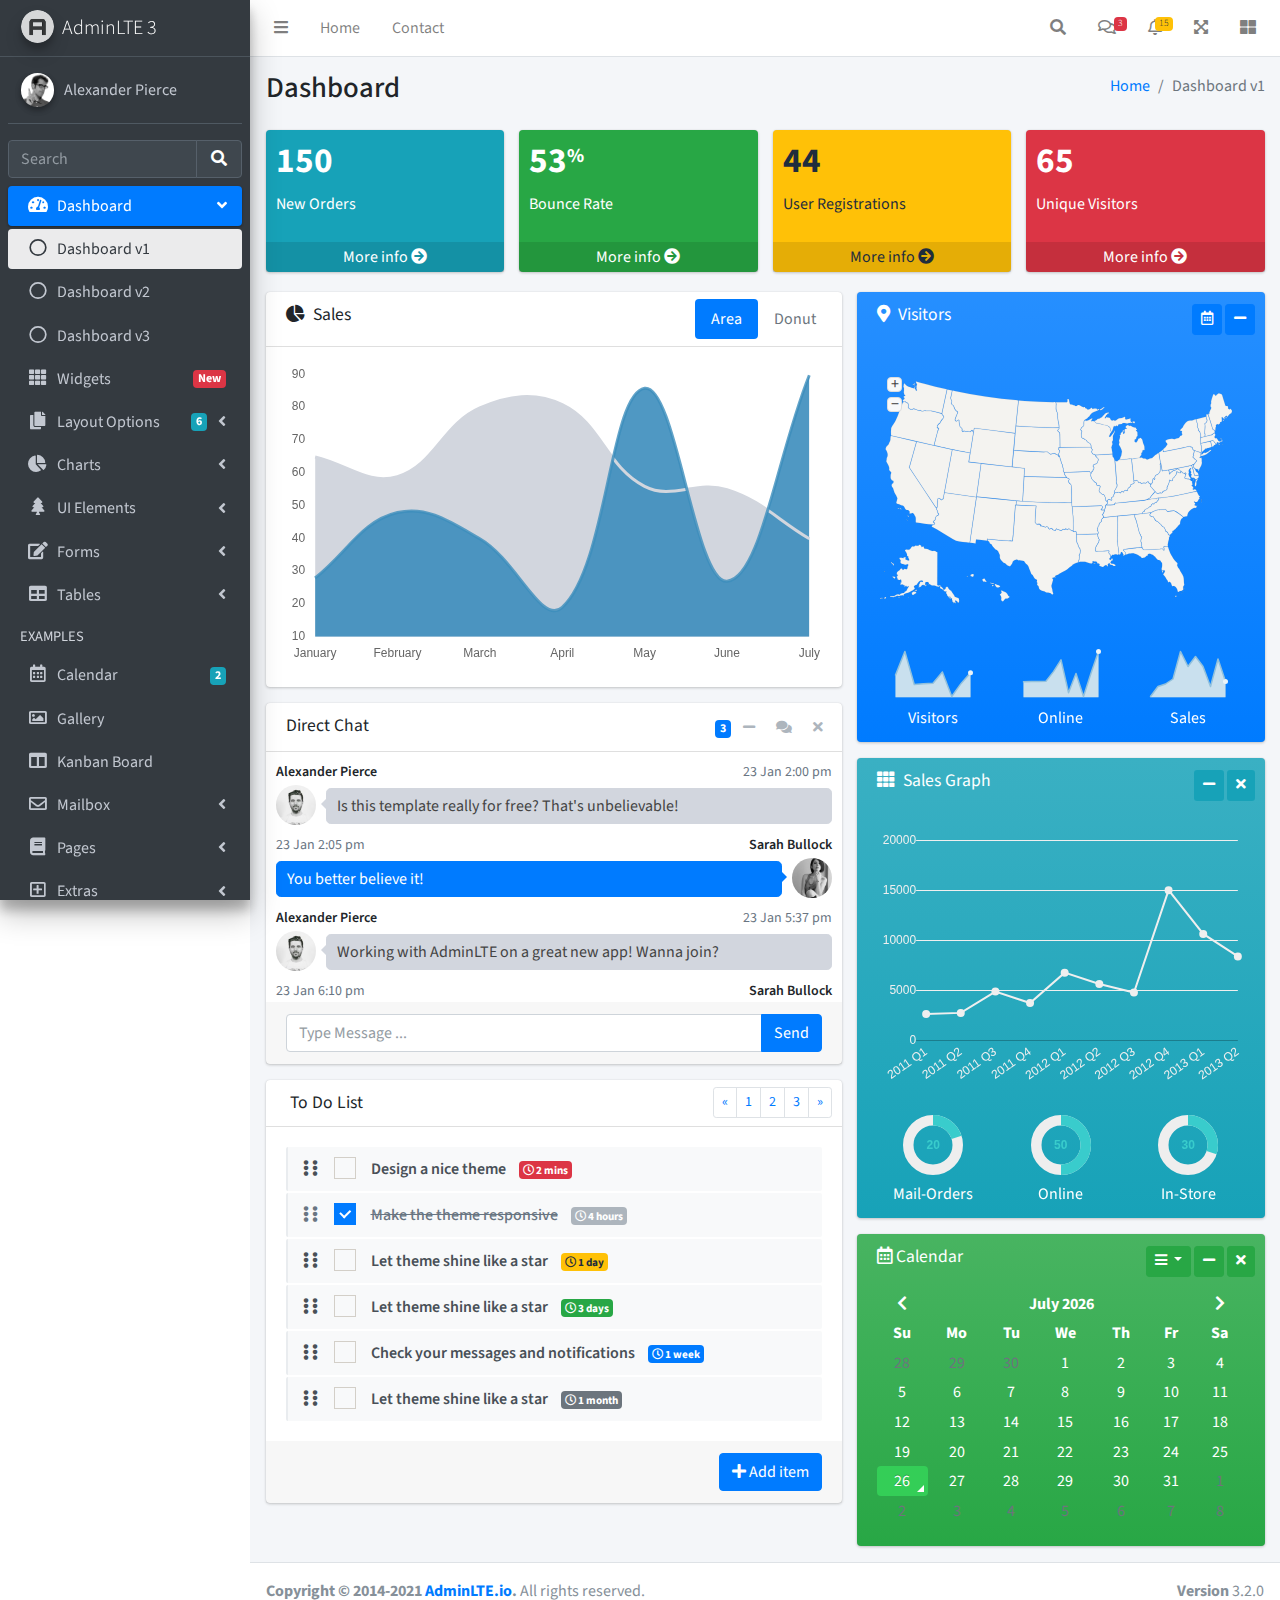
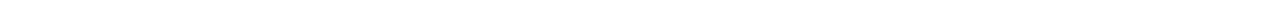
<file: admin/AdminLTE-3.2.0/index.html>
<!DOCTYPE html>
<html lang="en">
<head>
  <meta charset="utf-8">
  <meta name="viewport" content="width=device-width, initial-scale=1">
  <title>AdminLTE 3 | Dashboard</title>

  <!-- Google Font: Source Sans Pro -->
  <link rel="stylesheet" href="https://fonts.googleapis.com/css?family=Source+Sans+Pro:300,400,400i,700&display=fallback">
  <!-- Font Awesome -->
  <link rel="stylesheet" href="plugins/fontawesome-free/css/all.min.css">
  <!-- Ionicons -->
  <link rel="stylesheet" href="https://code.ionicframework.com/ionicons/2.0.1/css/ionicons.min.css">
  <!-- Tempusdominus Bootstrap 4 -->
  <link rel="stylesheet" href="plugins/tempusdominus-bootstrap-4/css/tempusdominus-bootstrap-4.min.css">
  <!-- iCheck -->
  <link rel="stylesheet" href="plugins/icheck-bootstrap/icheck-bootstrap.min.css">
  <!-- JQVMap -->
  <link rel="stylesheet" href="plugins/jqvmap/jqvmap.min.css">
  <!-- Theme style -->
  <link rel="stylesheet" href="dist/css/adminlte.min.css">
  <!-- overlayScrollbars -->
  <link rel="stylesheet" href="plugins/overlayScrollbars/css/OverlayScrollbars.min.css">
  <!-- Daterange picker -->
  <link rel="stylesheet" href="plugins/daterangepicker/daterangepicker.css">
  <!-- summernote -->
  <link rel="stylesheet" href="plugins/summernote/summernote-bs4.min.css">
</head>
<body class="hold-transition sidebar-mini layout-fixed">
<div class="wrapper">

  <!-- Preloader -->
  <div class="preloader flex-column justify-content-center align-items-center">
    <img class="animation__shake" src="dist/img/AdminLTELogo.png" alt="AdminLTELogo" height="60" width="60">
  </div>

  <!-- Navbar -->
  <nav class="main-header navbar navbar-expand navbar-white navbar-light">
    <!-- Left navbar links -->
    <ul class="navbar-nav">
      <li class="nav-item">
        <a class="nav-link" data-widget="pushmenu" href="#" role="button"><i class="fas fa-bars"></i></a>
      </li>
      <li class="nav-item d-none d-sm-inline-block">
        <a href="index3.html" class="nav-link">Home</a>
      </li>
      <li class="nav-item d-none d-sm-inline-block">
        <a href="#" class="nav-link">Contact</a>
      </li>
    </ul>

    <!-- Right navbar links -->
    <ul class="navbar-nav ml-auto">
      <!-- Navbar Search -->
      <li class="nav-item">
        <a class="nav-link" data-widget="navbar-search" href="#" role="button">
          <i class="fas fa-search"></i>
        </a>
        <div class="navbar-search-block">
          <form class="form-inline">
            <div class="input-group input-group-sm">
              <input class="form-control form-control-navbar" type="search" placeholder="Search" aria-label="Search">
              <div class="input-group-append">
                <button class="btn btn-navbar" type="submit">
                  <i class="fas fa-search"></i>
                </button>
                <button class="btn btn-navbar" type="button" data-widget="navbar-search">
                  <i class="fas fa-times"></i>
                </button>
              </div>
            </div>
          </form>
        </div>
      </li>

      <!-- Messages Dropdown Menu -->
      <li class="nav-item dropdown">
        <a class="nav-link" data-toggle="dropdown" href="#">
          <i class="far fa-comments"></i>
          <span class="badge badge-danger navbar-badge">3</span>
        </a>
        <div class="dropdown-menu dropdown-menu-lg dropdown-menu-right">
          <a href="#" class="dropdown-item">
            <!-- Message Start -->
            <div class="media">
              <img src="dist/img/user1-128x128.jpg" alt="User Avatar" class="img-size-50 mr-3 img-circle">
              <div class="media-body">
                <h3 class="dropdown-item-title">
                  Brad Diesel
                  <span class="float-right text-sm text-danger"><i class="fas fa-star"></i></span>
                </h3>
                <p class="text-sm">Call me whenever you can...</p>
                <p class="text-sm text-muted"><i class="far fa-clock mr-1"></i> 4 Hours Ago</p>
              </div>
            </div>
            <!-- Message End -->
          </a>
          <div class="dropdown-divider"></div>
          <a href="#" class="dropdown-item">
            <!-- Message Start -->
            <div class="media">
              <img src="dist/img/user8-128x128.jpg" alt="User Avatar" class="img-size-50 img-circle mr-3">
              <div class="media-body">
                <h3 class="dropdown-item-title">
                  John Pierce
                  <span class="float-right text-sm text-muted"><i class="fas fa-star"></i></span>
                </h3>
                <p class="text-sm">I got your message bro</p>
                <p class="text-sm text-muted"><i class="far fa-clock mr-1"></i> 4 Hours Ago</p>
              </div>
            </div>
            <!-- Message End -->
          </a>
          <div class="dropdown-divider"></div>
          <a href="#" class="dropdown-item">
            <!-- Message Start -->
            <div class="media">
              <img src="dist/img/user3-128x128.jpg" alt="User Avatar" class="img-size-50 img-circle mr-3">
              <div class="media-body">
                <h3 class="dropdown-item-title">
                  Nora Silvester
                  <span class="float-right text-sm text-warning"><i class="fas fa-star"></i></span>
                </h3>
                <p class="text-sm">The subject goes here</p>
                <p class="text-sm text-muted"><i class="far fa-clock mr-1"></i> 4 Hours Ago</p>
              </div>
            </div>
            <!-- Message End -->
          </a>
          <div class="dropdown-divider"></div>
          <a href="#" class="dropdown-item dropdown-footer">See All Messages</a>
        </div>
      </li>
      <!-- Notifications Dropdown Menu -->
      <li class="nav-item dropdown">
        <a class="nav-link" data-toggle="dropdown" href="#">
          <i class="far fa-bell"></i>
          <span class="badge badge-warning navbar-badge">15</span>
        </a>
        <div class="dropdown-menu dropdown-menu-lg dropdown-menu-right">
          <span class="dropdown-item dropdown-header">15 Notifications</span>
          <div class="dropdown-divider"></div>
          <a href="#" class="dropdown-item">
            <i class="fas fa-envelope mr-2"></i> 4 new messages
            <span class="float-right text-muted text-sm">3 mins</span>
          </a>
          <div class="dropdown-divider"></div>
          <a href="#" class="dropdown-item">
            <i class="fas fa-users mr-2"></i> 8 friend requests
            <span class="float-right text-muted text-sm">12 hours</span>
          </a>
          <div class="dropdown-divider"></div>
          <a href="#" class="dropdown-item">
            <i class="fas fa-file mr-2"></i> 3 new reports
            <span class="float-right text-muted text-sm">2 days</span>
          </a>
          <div class="dropdown-divider"></div>
          <a href="#" class="dropdown-item dropdown-footer">See All Notifications</a>
        </div>
      </li>
      <li class="nav-item">
        <a class="nav-link" data-widget="fullscreen" href="#" role="button">
          <i class="fas fa-expand-arrows-alt"></i>
        </a>
      </li>
      <li class="nav-item">
        <a class="nav-link" data-widget="control-sidebar" data-controlsidebar-slide="true" href="#" role="button">
          <i class="fas fa-th-large"></i>
        </a>
      </li>
    </ul>
  </nav>
  <!-- /.navbar -->

  <!-- Main Sidebar Container -->
  <aside class="main-sidebar sidebar-dark-primary elevation-4">
    <!-- Brand Logo -->
    <a href="index3.html" class="brand-link">
      <img src="dist/img/AdminLTELogo.png" alt="AdminLTE Logo" class="brand-image img-circle elevation-3" style="opacity: .8">
      <span class="brand-text font-weight-light">AdminLTE 3</span>
    </a>

    <!-- Sidebar -->
    <div class="sidebar">
      <!-- Sidebar user panel (optional) -->
      <div class="user-panel mt-3 pb-3 mb-3 d-flex">
        <div class="image">
          <img src="dist/img/user2-160x160.jpg" class="img-circle elevation-2" alt="User Image">
        </div>
        <div class="info">
          <a href="#" class="d-block">Alexander Pierce</a>
        </div>
      </div>

      <!-- SidebarSearch Form -->
      <div class="form-inline">
        <div class="input-group" data-widget="sidebar-search">
          <input class="form-control form-control-sidebar" type="search" placeholder="Search" aria-label="Search">
          <div class="input-group-append">
            <button class="btn btn-sidebar">
              <i class="fas fa-search fa-fw"></i>
            </button>
          </div>
        </div>
      </div>

      <!-- Sidebar Menu -->
      <nav class="mt-2">
        <ul class="nav nav-pills nav-sidebar flex-column" data-widget="treeview" role="menu" data-accordion="false">
          <!-- Add icons to the links using the .nav-icon class
               with font-awesome or any other icon font library -->
          <li class="nav-item menu-open">
            <a href="#" class="nav-link active">
              <i class="nav-icon fas fa-tachometer-alt"></i>
              <p>
                Dashboard
                <i class="right fas fa-angle-left"></i>
              </p>
            </a>
            <ul class="nav nav-treeview">
              <li class="nav-item">
                <a href="./index.html" class="nav-link active">
                  <i class="far fa-circle nav-icon"></i>
                  <p>Dashboard v1</p>
                </a>
              </li>
              <li class="nav-item">
                <a href="./index2.html" class="nav-link">
                  <i class="far fa-circle nav-icon"></i>
                  <p>Dashboard v2</p>
                </a>
              </li>
              <li class="nav-item">
                <a href="./index3.html" class="nav-link">
                  <i class="far fa-circle nav-icon"></i>
                  <p>Dashboard v3</p>
                </a>
              </li>
            </ul>
          </li>
          <li class="nav-item">
            <a href="pages/widgets.html" class="nav-link">
              <i class="nav-icon fas fa-th"></i>
              <p>
                Widgets
                <span class="right badge badge-danger">New</span>
              </p>
            </a>
          </li>
          <li class="nav-item">
            <a href="#" class="nav-link">
              <i class="nav-icon fas fa-copy"></i>
              <p>
                Layout Options
                <i class="fas fa-angle-left right"></i>
                <span class="badge badge-info right">6</span>
              </p>
            </a>
            <ul class="nav nav-treeview">
              <li class="nav-item">
                <a href="pages/layout/top-nav.html" class="nav-link">
                  <i class="far fa-circle nav-icon"></i>
                  <p>Top Navigation</p>
                </a>
              </li>
              <li class="nav-item">
                <a href="pages/layout/top-nav-sidebar.html" class="nav-link">
                  <i class="far fa-circle nav-icon"></i>
                  <p>Top Navigation + Sidebar</p>
                </a>
              </li>
              <li class="nav-item">
                <a href="pages/layout/boxed.html" class="nav-link">
                  <i class="far fa-circle nav-icon"></i>
                  <p>Boxed</p>
                </a>
              </li>
              <li class="nav-item">
                <a href="pages/layout/fixed-sidebar.html" class="nav-link">
                  <i class="far fa-circle nav-icon"></i>
                  <p>Fixed Sidebar</p>
                </a>
              </li>
              <li class="nav-item">
                <a href="pages/layout/fixed-sidebar-custom.html" class="nav-link">
                  <i class="far fa-circle nav-icon"></i>
                  <p>Fixed Sidebar <small>+ Custom Area</small></p>
                </a>
              </li>
              <li class="nav-item">
                <a href="pages/layout/fixed-topnav.html" class="nav-link">
                  <i class="far fa-circle nav-icon"></i>
                  <p>Fixed Navbar</p>
                </a>
              </li>
              <li class="nav-item">
                <a href="pages/layout/fixed-footer.html" class="nav-link">
                  <i class="far fa-circle nav-icon"></i>
                  <p>Fixed Footer</p>
                </a>
              </li>
              <li class="nav-item">
                <a href="pages/layout/collapsed-sidebar.html" class="nav-link">
                  <i class="far fa-circle nav-icon"></i>
                  <p>Collapsed Sidebar</p>
                </a>
              </li>
            </ul>
          </li>
          <li class="nav-item">
            <a href="#" class="nav-link">
              <i class="nav-icon fas fa-chart-pie"></i>
              <p>
                Charts
                <i class="right fas fa-angle-left"></i>
              </p>
            </a>
            <ul class="nav nav-treeview">
              <li class="nav-item">
                <a href="pages/charts/chartjs.html" class="nav-link">
                  <i class="far fa-circle nav-icon"></i>
                  <p>ChartJS</p>
                </a>
              </li>
              <li class="nav-item">
                <a href="pages/charts/flot.html" class="nav-link">
                  <i class="far fa-circle nav-icon"></i>
                  <p>Flot</p>
                </a>
              </li>
              <li class="nav-item">
                <a href="pages/charts/inline.html" class="nav-link">
                  <i class="far fa-circle nav-icon"></i>
                  <p>Inline</p>
                </a>
              </li>
              <li class="nav-item">
                <a href="pages/charts/uplot.html" class="nav-link">
                  <i class="far fa-circle nav-icon"></i>
                  <p>uPlot</p>
                </a>
              </li>
            </ul>
          </li>
          <li class="nav-item">
            <a href="#" class="nav-link">
              <i class="nav-icon fas fa-tree"></i>
              <p>
                UI Elements
                <i class="fas fa-angle-left right"></i>
              </p>
            </a>
            <ul class="nav nav-treeview">
              <li class="nav-item">
                <a href="pages/UI/general.html" class="nav-link">
                  <i class="far fa-circle nav-icon"></i>
                  <p>General</p>
                </a>
              </li>
              <li class="nav-item">
                <a href="pages/UI/icons.html" class="nav-link">
                  <i class="far fa-circle nav-icon"></i>
                  <p>Icons</p>
                </a>
              </li>
              <li class="nav-item">
                <a href="pages/UI/buttons.html" class="nav-link">
                  <i class="far fa-circle nav-icon"></i>
                  <p>Buttons</p>
                </a>
              </li>
              <li class="nav-item">
                <a href="pages/UI/sliders.html" class="nav-link">
                  <i class="far fa-circle nav-icon"></i>
                  <p>Sliders</p>
                </a>
              </li>
              <li class="nav-item">
                <a href="pages/UI/modals.html" class="nav-link">
                  <i class="far fa-circle nav-icon"></i>
                  <p>Modals & Alerts</p>
                </a>
              </li>
              <li class="nav-item">
                <a href="pages/UI/navbar.html" class="nav-link">
                  <i class="far fa-circle nav-icon"></i>
                  <p>Navbar & Tabs</p>
                </a>
              </li>
              <li class="nav-item">
                <a href="pages/UI/timeline.html" class="nav-link">
                  <i class="far fa-circle nav-icon"></i>
                  <p>Timeline</p>
                </a>
              </li>
              <li class="nav-item">
                <a href="pages/UI/ribbons.html" class="nav-link">
                  <i class="far fa-circle nav-icon"></i>
                  <p>Ribbons</p>
                </a>
              </li>
            </ul>
          </li>
          <li class="nav-item">
            <a href="#" class="nav-link">
              <i class="nav-icon fas fa-edit"></i>
              <p>
                Forms
                <i class="fas fa-angle-left right"></i>
              </p>
            </a>
            <ul class="nav nav-treeview">
              <li class="nav-item">
                <a href="pages/forms/general.html" class="nav-link">
                  <i class="far fa-circle nav-icon"></i>
                  <p>General Elements</p>
                </a>
              </li>
              <li class="nav-item">
                <a href="pages/forms/advanced.html" class="nav-link">
                  <i class="far fa-circle nav-icon"></i>
                  <p>Advanced Elements</p>
                </a>
              </li>
              <li class="nav-item">
                <a href="pages/forms/editors.html" class="nav-link">
                  <i class="far fa-circle nav-icon"></i>
                  <p>Editors</p>
                </a>
              </li>
              <li class="nav-item">
                <a href="pages/forms/validation.html" class="nav-link">
                  <i class="far fa-circle nav-icon"></i>
                  <p>Validation</p>
                </a>
              </li>
            </ul>
          </li>
          <li class="nav-item">
            <a href="#" class="nav-link">
              <i class="nav-icon fas fa-table"></i>
              <p>
                Tables
                <i class="fas fa-angle-left right"></i>
              </p>
            </a>
            <ul class="nav nav-treeview">
              <li class="nav-item">
                <a href="pages/tables/simple.html" class="nav-link">
                  <i class="far fa-circle nav-icon"></i>
                  <p>Simple Tables</p>
                </a>
              </li>
              <li class="nav-item">
                <a href="pages/tables/data.html" class="nav-link">
                  <i class="far fa-circle nav-icon"></i>
                  <p>DataTables</p>
                </a>
              </li>
              <li class="nav-item">
                <a href="pages/tables/jsgrid.html" class="nav-link">
                  <i class="far fa-circle nav-icon"></i>
                  <p>jsGrid</p>
                </a>
              </li>
            </ul>
          </li>
          <li class="nav-header">EXAMPLES</li>
          <li class="nav-item">
            <a href="pages/calendar.html" class="nav-link">
              <i class="nav-icon far fa-calendar-alt"></i>
              <p>
                Calendar
                <span class="badge badge-info right">2</span>
              </p>
            </a>
          </li>
          <li class="nav-item">
            <a href="pages/gallery.html" class="nav-link">
              <i class="nav-icon far fa-image"></i>
              <p>
                Gallery
              </p>
            </a>
          </li>
          <li class="nav-item">
            <a href="pages/kanban.html" class="nav-link">
              <i class="nav-icon fas fa-columns"></i>
              <p>
                Kanban Board
              </p>
            </a>
          </li>
          <li class="nav-item">
            <a href="#" class="nav-link">
              <i class="nav-icon far fa-envelope"></i>
              <p>
                Mailbox
                <i class="fas fa-angle-left right"></i>
              </p>
            </a>
            <ul class="nav nav-treeview">
              <li class="nav-item">
                <a href="pages/mailbox/mailbox.html" class="nav-link">
                  <i class="far fa-circle nav-icon"></i>
                  <p>Inbox</p>
                </a>
              </li>
              <li class="nav-item">
                <a href="pages/mailbox/compose.html" class="nav-link">
                  <i class="far fa-circle nav-icon"></i>
                  <p>Compose</p>
                </a>
              </li>
              <li class="nav-item">
                <a href="pages/mailbox/read-mail.html" class="nav-link">
                  <i class="far fa-circle nav-icon"></i>
                  <p>Read</p>
                </a>
              </li>
            </ul>
          </li>
          <li class="nav-item">
            <a href="#" class="nav-link">
              <i class="nav-icon fas fa-book"></i>
              <p>
                Pages
                <i class="fas fa-angle-left right"></i>
              </p>
            </a>
            <ul class="nav nav-treeview">
              <li class="nav-item">
                <a href="pages/examples/invoice.html" class="nav-link">
                  <i class="far fa-circle nav-icon"></i>
                  <p>Invoice</p>
                </a>
              </li>
              <li class="nav-item">
                <a href="pages/examples/profile.html" class="nav-link">
                  <i class="far fa-circle nav-icon"></i>
                  <p>Profile</p>
                </a>
              </li>
              <li class="nav-item">
                <a href="pages/examples/e-commerce.html" class="nav-link">
                  <i class="far fa-circle nav-icon"></i>
                  <p>E-commerce</p>
                </a>
              </li>
              <li class="nav-item">
                <a href="pages/examples/projects.html" class="nav-link">
                  <i class="far fa-circle nav-icon"></i>
                  <p>Projects</p>
                </a>
              </li>
              <li class="nav-item">
                <a href="pages/examples/project-add.html" class="nav-link">
                  <i class="far fa-circle nav-icon"></i>
                  <p>Project Add</p>
                </a>
              </li>
              <li class="nav-item">
                <a href="pages/examples/project-edit.html" class="nav-link">
                  <i class="far fa-circle nav-icon"></i>
                  <p>Project Edit</p>
                </a>
              </li>
              <li class="nav-item">
                <a href="pages/examples/project-detail.html" class="nav-link">
                  <i class="far fa-circle nav-icon"></i>
                  <p>Project Detail</p>
                </a>
              </li>
              <li class="nav-item">
                <a href="pages/examples/contacts.html" class="nav-link">
                  <i class="far fa-circle nav-icon"></i>
                  <p>Contacts</p>
                </a>
              </li>
              <li class="nav-item">
                <a href="pages/examples/faq.html" class="nav-link">
                  <i class="far fa-circle nav-icon"></i>
                  <p>FAQ</p>
                </a>
              </li>
              <li class="nav-item">
                <a href="pages/examples/contact-us.html" class="nav-link">
                  <i class="far fa-circle nav-icon"></i>
                  <p>Contact us</p>
                </a>
              </li>
            </ul>
          </li>
          <li class="nav-item">
            <a href="#" class="nav-link">
              <i class="nav-icon far fa-plus-square"></i>
              <p>
                Extras
                <i class="fas fa-angle-left right"></i>
              </p>
            </a>
            <ul class="nav nav-treeview">
              <li class="nav-item">
                <a href="#" class="nav-link">
                  <i class="far fa-circle nav-icon"></i>
                  <p>
                    Login & Register v1
                    <i class="fas fa-angle-left right"></i>
                  </p>
                </a>
                <ul class="nav nav-treeview">
                  <li class="nav-item">
                    <a href="pages/examples/login.html" class="nav-link">
                      <i class="far fa-circle nav-icon"></i>
                      <p>Login v1</p>
                    </a>
                  </li>
                  <li class="nav-item">
                    <a href="pages/examples/register.html" class="nav-link">
                      <i class="far fa-circle nav-icon"></i>
                      <p>Register v1</p>
                    </a>
                  </li>
                  <li class="nav-item">
                    <a href="pages/examples/forgot-password.html" class="nav-link">
                      <i class="far fa-circle nav-icon"></i>
                      <p>Forgot Password v1</p>
                    </a>
                  </li>
                  <li class="nav-item">
                    <a href="pages/examples/recover-password.html" class="nav-link">
                      <i class="far fa-circle nav-icon"></i>
                      <p>Recover Password v1</p>
                    </a>
                  </li>
                </ul>
              </li>
              <li class="nav-item">
                <a href="#" class="nav-link">
                  <i class="far fa-circle nav-icon"></i>
                  <p>
                    Login & Register v2
                    <i class="fas fa-angle-left right"></i>
                  </p>
                </a>
                <ul class="nav nav-treeview">
                  <li class="nav-item">
                    <a href="pages/examples/login-v2.html" class="nav-link">
                      <i class="far fa-circle nav-icon"></i>
                      <p>Login v2</p>
                    </a>
                  </li>
                  <li class="nav-item">
                    <a href="pages/examples/register-v2.html" class="nav-link">
                      <i class="far fa-circle nav-icon"></i>
                      <p>Register v2</p>
                    </a>
                  </li>
                  <li class="nav-item">
                    <a href="pages/examples/forgot-password-v2.html" class="nav-link">
                      <i class="far fa-circle nav-icon"></i>
                      <p>Forgot Password v2</p>
                    </a>
                  </li>
                  <li class="nav-item">
                    <a href="pages/examples/recover-password-v2.html" class="nav-link">
                      <i class="far fa-circle nav-icon"></i>
                      <p>Recover Password v2</p>
                    </a>
                  </li>
                </ul>
              </li>
              <li class="nav-item">
                <a href="pages/examples/lockscreen.html" class="nav-link">
                  <i class="far fa-circle nav-icon"></i>
                  <p>Lockscreen</p>
                </a>
              </li>
              <li class="nav-item">
                <a href="pages/examples/legacy-user-menu.html" class="nav-link">
                  <i class="far fa-circle nav-icon"></i>
                  <p>Legacy User Menu</p>
                </a>
              </li>
              <li class="nav-item">
                <a href="pages/examples/language-menu.html" class="nav-link">
                  <i class="far fa-circle nav-icon"></i>
                  <p>Language Menu</p>
                </a>
              </li>
              <li class="nav-item">
                <a href="pages/examples/404.html" class="nav-link">
                  <i class="far fa-circle nav-icon"></i>
                  <p>Error 404</p>
                </a>
              </li>
              <li class="nav-item">
                <a href="pages/examples/500.html" class="nav-link">
                  <i class="far fa-circle nav-icon"></i>
                  <p>Error 500</p>
                </a>
              </li>
              <li class="nav-item">
                <a href="pages/examples/pace.html" class="nav-link">
                  <i class="far fa-circle nav-icon"></i>
                  <p>Pace</p>
                </a>
              </li>
              <li class="nav-item">
                <a href="pages/examples/blank.html" class="nav-link">
                  <i class="far fa-circle nav-icon"></i>
                  <p>Blank Page</p>
                </a>
              </li>
              <li class="nav-item">
                <a href="starter.html" class="nav-link">
                  <i class="far fa-circle nav-icon"></i>
                  <p>Starter Page</p>
                </a>
              </li>
            </ul>
          </li>
          <li class="nav-item">
            <a href="#" class="nav-link">
              <i class="nav-icon fas fa-search"></i>
              <p>
                Search
                <i class="fas fa-angle-left right"></i>
              </p>
            </a>
            <ul class="nav nav-treeview">
              <li class="nav-item">
                <a href="pages/search/simple.html" class="nav-link">
                  <i class="far fa-circle nav-icon"></i>
                  <p>Simple Search</p>
                </a>
              </li>
              <li class="nav-item">
                <a href="pages/search/enhanced.html" class="nav-link">
                  <i class="far fa-circle nav-icon"></i>
                  <p>Enhanced</p>
                </a>
              </li>
            </ul>
          </li>
          <li class="nav-header">MISCELLANEOUS</li>
          <li class="nav-item">
            <a href="iframe.html" class="nav-link">
              <i class="nav-icon fas fa-ellipsis-h"></i>
              <p>Tabbed IFrame Plugin</p>
            </a>
          </li>
          <li class="nav-item">
            <a href="https://adminlte.io/docs/3.1/" class="nav-link">
              <i class="nav-icon fas fa-file"></i>
              <p>Documentation</p>
            </a>
          </li>
          <li class="nav-header">MULTI LEVEL EXAMPLE</li>
          <li class="nav-item">
            <a href="#" class="nav-link">
              <i class="fas fa-circle nav-icon"></i>
              <p>Level 1</p>
            </a>
          </li>
          <li class="nav-item">
            <a href="#" class="nav-link">
              <i class="nav-icon fas fa-circle"></i>
              <p>
                Level 1
                <i class="right fas fa-angle-left"></i>
              </p>
            </a>
            <ul class="nav nav-treeview">
              <li class="nav-item">
                <a href="#" class="nav-link">
                  <i class="far fa-circle nav-icon"></i>
                  <p>Level 2</p>
                </a>
              </li>
              <li class="nav-item">
                <a href="#" class="nav-link">
                  <i class="far fa-circle nav-icon"></i>
                  <p>
                    Level 2
                    <i class="right fas fa-angle-left"></i>
                  </p>
                </a>
                <ul class="nav nav-treeview">
                  <li class="nav-item">
                    <a href="#" class="nav-link">
                      <i class="far fa-dot-circle nav-icon"></i>
                      <p>Level 3</p>
                    </a>
                  </li>
                  <li class="nav-item">
                    <a href="#" class="nav-link">
                      <i class="far fa-dot-circle nav-icon"></i>
                      <p>Level 3</p>
                    </a>
                  </li>
                  <li class="nav-item">
                    <a href="#" class="nav-link">
                      <i class="far fa-dot-circle nav-icon"></i>
                      <p>Level 3</p>
                    </a>
                  </li>
                </ul>
              </li>
              <li class="nav-item">
                <a href="#" class="nav-link">
                  <i class="far fa-circle nav-icon"></i>
                  <p>Level 2</p>
                </a>
              </li>
            </ul>
          </li>
          <li class="nav-item">
            <a href="#" class="nav-link">
              <i class="fas fa-circle nav-icon"></i>
              <p>Level 1</p>
            </a>
          </li>
          <li class="nav-header">LABELS</li>
          <li class="nav-item">
            <a href="#" class="nav-link">
              <i class="nav-icon far fa-circle text-danger"></i>
              <p class="text">Important</p>
            </a>
          </li>
          <li class="nav-item">
            <a href="#" class="nav-link">
              <i class="nav-icon far fa-circle text-warning"></i>
              <p>Warning</p>
            </a>
          </li>
          <li class="nav-item">
            <a href="#" class="nav-link">
              <i class="nav-icon far fa-circle text-info"></i>
              <p>Informational</p>
            </a>
          </li>
        </ul>
      </nav>
      <!-- /.sidebar-menu -->
    </div>
    <!-- /.sidebar -->
  </aside>

  <!-- Content Wrapper. Contains page content -->
  <div class="content-wrapper">
    <!-- Content Header (Page header) -->
    <div class="content-header">
      <div class="container-fluid">
        <div class="row mb-2">
          <div class="col-sm-6">
            <h1 class="m-0">Dashboard</h1>
          </div><!-- /.col -->
          <div class="col-sm-6">
            <ol class="breadcrumb float-sm-right">
              <li class="breadcrumb-item"><a href="#">Home</a></li>
              <li class="breadcrumb-item active">Dashboard v1</li>
            </ol>
          </div><!-- /.col -->
        </div><!-- /.row -->
      </div><!-- /.container-fluid -->
    </div>
    <!-- /.content-header -->

    <!-- Main content -->
    <section class="content">
      <div class="container-fluid">
        <!-- Small boxes (Stat box) -->
        <div class="row">
          <div class="col-lg-3 col-6">
            <!-- small box -->
            <div class="small-box bg-info">
              <div class="inner">
                <h3>150</h3>

                <p>New Orders</p>
              </div>
              <div class="icon">
                <i class="ion ion-bag"></i>
              </div>
              <a href="#" class="small-box-footer">More info <i class="fas fa-arrow-circle-right"></i></a>
            </div>
          </div>
          <!-- ./col -->
          <div class="col-lg-3 col-6">
            <!-- small box -->
            <div class="small-box bg-success">
              <div class="inner">
                <h3>53<sup style="font-size: 20px">%</sup></h3>

                <p>Bounce Rate</p>
              </div>
              <div class="icon">
                <i class="ion ion-stats-bars"></i>
              </div>
              <a href="#" class="small-box-footer">More info <i class="fas fa-arrow-circle-right"></i></a>
            </div>
          </div>
          <!-- ./col -->
          <div class="col-lg-3 col-6">
            <!-- small box -->
            <div class="small-box bg-warning">
              <div class="inner">
                <h3>44</h3>

                <p>User Registrations</p>
              </div>
              <div class="icon">
                <i class="ion ion-person-add"></i>
              </div>
              <a href="#" class="small-box-footer">More info <i class="fas fa-arrow-circle-right"></i></a>
            </div>
          </div>
          <!-- ./col -->
          <div class="col-lg-3 col-6">
            <!-- small box -->
            <div class="small-box bg-danger">
              <div class="inner">
                <h3>65</h3>

                <p>Unique Visitors</p>
              </div>
              <div class="icon">
                <i class="ion ion-pie-graph"></i>
              </div>
              <a href="#" class="small-box-footer">More info <i class="fas fa-arrow-circle-right"></i></a>
            </div>
          </div>
          <!-- ./col -->
        </div>
        <!-- /.row -->
        <!-- Main row -->
        <div class="row">
          <!-- Left col -->
          <section class="col-lg-7 connectedSortable">
            <!-- Custom tabs (Charts with tabs)-->
            <div class="card">
              <div class="card-header">
                <h3 class="card-title">
                  <i class="fas fa-chart-pie mr-1"></i>
                  Sales
                </h3>
                <div class="card-tools">
                  <ul class="nav nav-pills ml-auto">
                    <li class="nav-item">
                      <a class="nav-link active" href="#revenue-chart" data-toggle="tab">Area</a>
                    </li>
                    <li class="nav-item">
                      <a class="nav-link" href="#sales-chart" data-toggle="tab">Donut</a>
                    </li>
                  </ul>
                </div>
              </div><!-- /.card-header -->
              <div class="card-body">
                <div class="tab-content p-0">
                  <!-- Morris chart - Sales -->
                  <div class="chart tab-pane active" id="revenue-chart"
                       style="position: relative; height: 300px;">
                      <canvas id="revenue-chart-canvas" height="300" style="height: 300px;"></canvas>
                   </div>
                  <div class="chart tab-pane" id="sales-chart" style="position: relative; height: 300px;">
                    <canvas id="sales-chart-canvas" height="300" style="height: 300px;"></canvas>
                  </div>
                </div>
              </div><!-- /.card-body -->
            </div>
            <!-- /.card -->

            <!-- DIRECT CHAT -->
            <div class="card direct-chat direct-chat-primary">
              <div class="card-header">
                <h3 class="card-title">Direct Chat</h3>

                <div class="card-tools">
                  <span title="3 New Messages" class="badge badge-primary">3</span>
                  <button type="button" class="btn btn-tool" data-card-widget="collapse">
                    <i class="fas fa-minus"></i>
                  </button>
                  <button type="button" class="btn btn-tool" title="Contacts" data-widget="chat-pane-toggle">
                    <i class="fas fa-comments"></i>
                  </button>
                  <button type="button" class="btn btn-tool" data-card-widget="remove">
                    <i class="fas fa-times"></i>
                  </button>
                </div>
              </div>
              <!-- /.card-header -->
              <div class="card-body">
                <!-- Conversations are loaded here -->
                <div class="direct-chat-messages">
                  <!-- Message. Default to the left -->
                  <div class="direct-chat-msg">
                    <div class="direct-chat-infos clearfix">
                      <span class="direct-chat-name float-left">Alexander Pierce</span>
                      <span class="direct-chat-timestamp float-right">23 Jan 2:00 pm</span>
                    </div>
                    <!-- /.direct-chat-infos -->
                    <img class="direct-chat-img" src="dist/img/user1-128x128.jpg" alt="message user image">
                    <!-- /.direct-chat-img -->
                    <div class="direct-chat-text">
                      Is this template really for free? That's unbelievable!
                    </div>
                    <!-- /.direct-chat-text -->
                  </div>
                  <!-- /.direct-chat-msg -->

                  <!-- Message to the right -->
                  <div class="direct-chat-msg right">
                    <div class="direct-chat-infos clearfix">
                      <span class="direct-chat-name float-right">Sarah Bullock</span>
                      <span class="direct-chat-timestamp float-left">23 Jan 2:05 pm</span>
                    </div>
                    <!-- /.direct-chat-infos -->
                    <img class="direct-chat-img" src="dist/img/user3-128x128.jpg" alt="message user image">
                    <!-- /.direct-chat-img -->
                    <div class="direct-chat-text">
                      You better believe it!
                    </div>
                    <!-- /.direct-chat-text -->
                  </div>
                  <!-- /.direct-chat-msg -->

                  <!-- Message. Default to the left -->
                  <div class="direct-chat-msg">
                    <div class="direct-chat-infos clearfix">
                      <span class="direct-chat-name float-left">Alexander Pierce</span>
                      <span class="direct-chat-timestamp float-right">23 Jan 5:37 pm</span>
                    </div>
                    <!-- /.direct-chat-infos -->
                    <img class="direct-chat-img" src="dist/img/user1-128x128.jpg" alt="message user image">
                    <!-- /.direct-chat-img -->
                    <div class="direct-chat-text">
                      Working with AdminLTE on a great new app! Wanna join?
                    </div>
                    <!-- /.direct-chat-text -->
                  </div>
                  <!-- /.direct-chat-msg -->

                  <!-- Message to the right -->
                  <div class="direct-chat-msg right">
                    <div class="direct-chat-infos clearfix">
                      <span class="direct-chat-name float-right">Sarah Bullock</span>
                      <span class="direct-chat-timestamp float-left">23 Jan 6:10 pm</span>
                    </div>
                    <!-- /.direct-chat-infos -->
                    <img class="direct-chat-img" src="dist/img/user3-128x128.jpg" alt="message user image">
                    <!-- /.direct-chat-img -->
                    <div class="direct-chat-text">
                      I would love to.
                    </div>
                    <!-- /.direct-chat-text -->
                  </div>
                  <!-- /.direct-chat-msg -->

                </div>
                <!--/.direct-chat-messages-->

                <!-- Contacts are loaded here -->
                <div class="direct-chat-contacts">
                  <ul class="contacts-list">
                    <li>
                      <a href="#">
                        <img class="contacts-list-img" src="dist/img/user1-128x128.jpg" alt="User Avatar">

                        <div class="contacts-list-info">
                          <span class="contacts-list-name">
                            Count Dracula
                            <small class="contacts-list-date float-right">2/28/2015</small>
                          </span>
                          <span class="contacts-list-msg">How have you been? I was...</span>
                        </div>
                        <!-- /.contacts-list-info -->
                      </a>
                    </li>
                    <!-- End Contact Item -->
                    <li>
                      <a href="#">
                        <img class="contacts-list-img" src="dist/img/user7-128x128.jpg" alt="User Avatar">

                        <div class="contacts-list-info">
                          <span class="contacts-list-name">
                            Sarah Doe
                            <small class="contacts-list-date float-right">2/23/2015</small>
                          </span>
                          <span class="contacts-list-msg">I will be waiting for...</span>
                        </div>
                        <!-- /.contacts-list-info -->
                      </a>
                    </li>
                    <!-- End Contact Item -->
                    <li>
                      <a href="#">
                        <img class="contacts-list-img" src="dist/img/user3-128x128.jpg" alt="User Avatar">

                        <div class="contacts-list-info">
                          <span class="contacts-list-name">
                            Nadia Jolie
                            <small class="contacts-list-date float-right">2/20/2015</small>
                          </span>
                          <span class="contacts-list-msg">I'll call you back at...</span>
                        </div>
                        <!-- /.contacts-list-info -->
                      </a>
                    </li>
                    <!-- End Contact Item -->
                    <li>
                      <a href="#">
                        <img class="contacts-list-img" src="dist/img/user5-128x128.jpg" alt="User Avatar">

                        <div class="contacts-list-info">
                          <span class="contacts-list-name">
                            Nora S. Vans
                            <small class="contacts-list-date float-right">2/10/2015</small>
                          </span>
                          <span class="contacts-list-msg">Where is your new...</span>
                        </div>
                        <!-- /.contacts-list-info -->
                      </a>
                    </li>
                    <!-- End Contact Item -->
                    <li>
                      <a href="#">
                        <img class="contacts-list-img" src="dist/img/user6-128x128.jpg" alt="User Avatar">

                        <div class="contacts-list-info">
                          <span class="contacts-list-name">
                            John K.
                            <small class="contacts-list-date float-right">1/27/2015</small>
                          </span>
                          <span class="contacts-list-msg">Can I take a look at...</span>
                        </div>
                        <!-- /.contacts-list-info -->
                      </a>
                    </li>
                    <!-- End Contact Item -->
                    <li>
                      <a href="#">
                        <img class="contacts-list-img" src="dist/img/user8-128x128.jpg" alt="User Avatar">

                        <div class="contacts-list-info">
                          <span class="contacts-list-name">
                            Kenneth M.
                            <small class="contacts-list-date float-right">1/4/2015</small>
                          </span>
                          <span class="contacts-list-msg">Never mind I found...</span>
                        </div>
                        <!-- /.contacts-list-info -->
                      </a>
                    </li>
                    <!-- End Contact Item -->
                  </ul>
                  <!-- /.contacts-list -->
                </div>
                <!-- /.direct-chat-pane -->
              </div>
              <!-- /.card-body -->
              <div class="card-footer">
                <form action="#" method="post">
                  <div class="input-group">
                    <input type="text" name="message" placeholder="Type Message ..." class="form-control">
                    <span class="input-group-append">
                      <button type="button" class="btn btn-primary">Send</button>
                    </span>
                  </div>
                </form>
              </div>
              <!-- /.card-footer-->
            </div>
            <!--/.direct-chat -->

            <!-- TO DO List -->
            <div class="card">
              <div class="card-header">
                <h3 class="card-title">
                  <i class="ion ion-clipboard mr-1"></i>
                  To Do List
                </h3>

                <div class="card-tools">
                  <ul class="pagination pagination-sm">
                    <li class="page-item"><a href="#" class="page-link">&laquo;</a></li>
                    <li class="page-item"><a href="#" class="page-link">1</a></li>
                    <li class="page-item"><a href="#" class="page-link">2</a></li>
                    <li class="page-item"><a href="#" class="page-link">3</a></li>
                    <li class="page-item"><a href="#" class="page-link">&raquo;</a></li>
                  </ul>
                </div>
              </div>
              <!-- /.card-header -->
              <div class="card-body">
                <ul class="todo-list" data-widget="todo-list">
                  <li>
                    <!-- drag handle -->
                    <span class="handle">
                      <i class="fas fa-ellipsis-v"></i>
                      <i class="fas fa-ellipsis-v"></i>
                    </span>
                    <!-- checkbox -->
                    <div  class="icheck-primary d-inline ml-2">
                      <input type="checkbox" value="" name="todo1" id="todoCheck1">
                      <label for="todoCheck1"></label>
                    </div>
                    <!-- todo text -->
                    <span class="text">Design a nice theme</span>
                    <!-- Emphasis label -->
                    <small class="badge badge-danger"><i class="far fa-clock"></i> 2 mins</small>
                    <!-- General tools such as edit or delete-->
                    <div class="tools">
                      <i class="fas fa-edit"></i>
                      <i class="fas fa-trash-o"></i>
                    </div>
                  </li>
                  <li>
                    <span class="handle">
                      <i class="fas fa-ellipsis-v"></i>
                      <i class="fas fa-ellipsis-v"></i>
                    </span>
                    <div  class="icheck-primary d-inline ml-2">
                      <input type="checkbox" value="" name="todo2" id="todoCheck2" checked>
                      <label for="todoCheck2"></label>
                    </div>
                    <span class="text">Make the theme responsive</span>
                    <small class="badge badge-info"><i class="far fa-clock"></i> 4 hours</small>
                    <div class="tools">
                      <i class="fas fa-edit"></i>
                      <i class="fas fa-trash-o"></i>
                    </div>
                  </li>
                  <li>
                    <span class="handle">
                      <i class="fas fa-ellipsis-v"></i>
                      <i class="fas fa-ellipsis-v"></i>
                    </span>
                    <div  class="icheck-primary d-inline ml-2">
                      <input type="checkbox" value="" name="todo3" id="todoCheck3">
                      <label for="todoCheck3"></label>
                    </div>
                    <span class="text">Let theme shine like a star</span>
                    <small class="badge badge-warning"><i class="far fa-clock"></i> 1 day</small>
                    <div class="tools">
                      <i class="fas fa-edit"></i>
                      <i class="fas fa-trash-o"></i>
                    </div>
                  </li>
                  <li>
                    <span class="handle">
                      <i class="fas fa-ellipsis-v"></i>
                      <i class="fas fa-ellipsis-v"></i>
                    </span>
                    <div  class="icheck-primary d-inline ml-2">
                      <input type="checkbox" value="" name="todo4" id="todoCheck4">
                      <label for="todoCheck4"></label>
                    </div>
                    <span class="text">Let theme shine like a star</span>
                    <small class="badge badge-success"><i class="far fa-clock"></i> 3 days</small>
                    <div class="tools">
                      <i class="fas fa-edit"></i>
                      <i class="fas fa-trash-o"></i>
                    </div>
                  </li>
                  <li>
                    <span class="handle">
                      <i class="fas fa-ellipsis-v"></i>
                      <i class="fas fa-ellipsis-v"></i>
                    </span>
                    <div  class="icheck-primary d-inline ml-2">
                      <input type="checkbox" value="" name="todo5" id="todoCheck5">
                      <label for="todoCheck5"></label>
                    </div>
                    <span class="text">Check your messages and notifications</span>
                    <small class="badge badge-primary"><i class="far fa-clock"></i> 1 week</small>
                    <div class="tools">
                      <i class="fas fa-edit"></i>
                      <i class="fas fa-trash-o"></i>
                    </div>
                  </li>
                  <li>
                    <span class="handle">
                      <i class="fas fa-ellipsis-v"></i>
                      <i class="fas fa-ellipsis-v"></i>
                    </span>
                    <div  class="icheck-primary d-inline ml-2">
                      <input type="checkbox" value="" name="todo6" id="todoCheck6">
                      <label for="todoCheck6"></label>
                    </div>
                    <span class="text">Let theme shine like a star</span>
                    <small class="badge badge-secondary"><i class="far fa-clock"></i> 1 month</small>
                    <div class="tools">
                      <i class="fas fa-edit"></i>
                      <i class="fas fa-trash-o"></i>
                    </div>
                  </li>
                </ul>
              </div>
              <!-- /.card-body -->
              <div class="card-footer clearfix">
                <button type="button" class="btn btn-primary float-right"><i class="fas fa-plus"></i> Add item</button>
              </div>
            </div>
            <!-- /.card -->
          </section>
          <!-- /.Left col -->
          <!-- right col (We are only adding the ID to make the widgets sortable)-->
          <section class="col-lg-5 connectedSortable">

            <!-- Map card -->
            <div class="card bg-gradient-primary">
              <div class="card-header border-0">
                <h3 class="card-title">
                  <i class="fas fa-map-marker-alt mr-1"></i>
                  Visitors
                </h3>
                <!-- card tools -->
                <div class="card-tools">
                  <button type="button" class="btn btn-primary btn-sm daterange" title="Date range">
                    <i class="far fa-calendar-alt"></i>
                  </button>
                  <button type="button" class="btn btn-primary btn-sm" data-card-widget="collapse" title="Collapse">
                    <i class="fas fa-minus"></i>
                  </button>
                </div>
                <!-- /.card-tools -->
              </div>
              <div class="card-body">
                <div id="world-map" style="height: 250px; width: 100%;"></div>
              </div>
              <!-- /.card-body-->
              <div class="card-footer bg-transparent">
                <div class="row">
                  <div class="col-4 text-center">
                    <div id="sparkline-1"></div>
                    <div class="text-white">Visitors</div>
                  </div>
                  <!-- ./col -->
                  <div class="col-4 text-center">
                    <div id="sparkline-2"></div>
                    <div class="text-white">Online</div>
                  </div>
                  <!-- ./col -->
                  <div class="col-4 text-center">
                    <div id="sparkline-3"></div>
                    <div class="text-white">Sales</div>
                  </div>
                  <!-- ./col -->
                </div>
                <!-- /.row -->
              </div>
            </div>
            <!-- /.card -->

            <!-- solid sales graph -->
            <div class="card bg-gradient-info">
              <div class="card-header border-0">
                <h3 class="card-title">
                  <i class="fas fa-th mr-1"></i>
                  Sales Graph
                </h3>

                <div class="card-tools">
                  <button type="button" class="btn bg-info btn-sm" data-card-widget="collapse">
                    <i class="fas fa-minus"></i>
                  </button>
                  <button type="button" class="btn bg-info btn-sm" data-card-widget="remove">
                    <i class="fas fa-times"></i>
                  </button>
                </div>
              </div>
              <div class="card-body">
                <canvas class="chart" id="line-chart" style="min-height: 250px; height: 250px; max-height: 250px; max-width: 100%;"></canvas>
              </div>
              <!-- /.card-body -->
              <div class="card-footer bg-transparent">
                <div class="row">
                  <div class="col-4 text-center">
                    <input type="text" class="knob" data-readonly="true" value="20" data-width="60" data-height="60"
                           data-fgColor="#39CCCC">

                    <div class="text-white">Mail-Orders</div>
                  </div>
                  <!-- ./col -->
                  <div class="col-4 text-center">
                    <input type="text" class="knob" data-readonly="true" value="50" data-width="60" data-height="60"
                           data-fgColor="#39CCCC">

                    <div class="text-white">Online</div>
                  </div>
                  <!-- ./col -->
                  <div class="col-4 text-center">
                    <input type="text" class="knob" data-readonly="true" value="30" data-width="60" data-height="60"
                           data-fgColor="#39CCCC">

                    <div class="text-white">In-Store</div>
                  </div>
                  <!-- ./col -->
                </div>
                <!-- /.row -->
              </div>
              <!-- /.card-footer -->
            </div>
            <!-- /.card -->

            <!-- Calendar -->
            <div class="card bg-gradient-success">
              <div class="card-header border-0">

                <h3 class="card-title">
                  <i class="far fa-calendar-alt"></i>
                  Calendar
                </h3>
                <!-- tools card -->
                <div class="card-tools">
                  <!-- button with a dropdown -->
                  <div class="btn-group">
                    <button type="button" class="btn btn-success btn-sm dropdown-toggle" data-toggle="dropdown" data-offset="-52">
                      <i class="fas fa-bars"></i>
                    </button>
                    <div class="dropdown-menu" role="menu">
                      <a href="#" class="dropdown-item">Add new event</a>
                      <a href="#" class="dropdown-item">Clear events</a>
                      <div class="dropdown-divider"></div>
                      <a href="#" class="dropdown-item">View calendar</a>
                    </div>
                  </div>
                  <button type="button" class="btn btn-success btn-sm" data-card-widget="collapse">
                    <i class="fas fa-minus"></i>
                  </button>
                  <button type="button" class="btn btn-success btn-sm" data-card-widget="remove">
                    <i class="fas fa-times"></i>
                  </button>
                </div>
                <!-- /. tools -->
              </div>
              <!-- /.card-header -->
              <div class="card-body pt-0">
                <!--The calendar -->
                <div id="calendar" style="width: 100%"></div>
              </div>
              <!-- /.card-body -->
            </div>
            <!-- /.card -->
          </section>
          <!-- right col -->
        </div>
        <!-- /.row (main row) -->
      </div><!-- /.container-fluid -->
    </section>
    <!-- /.content -->
  </div>
  <!-- /.content-wrapper -->
  <footer class="main-footer">
    <strong>Copyright &copy; 2014-2021 <a href="https://adminlte.io">AdminLTE.io</a>.</strong>
    All rights reserved.
    <div class="float-right d-none d-sm-inline-block">
      <b>Version</b> 3.2.0
    </div>
  </footer>

  <!-- Control Sidebar -->
  <aside class="control-sidebar control-sidebar-dark">
    <!-- Control sidebar content goes here -->
  </aside>
  <!-- /.control-sidebar -->
</div>
<!-- ./wrapper -->

<!-- jQuery -->
<script src="plugins/jquery/jquery.min.js"></script>
<!-- jQuery UI 1.11.4 -->
<script src="plugins/jquery-ui/jquery-ui.min.js"></script>
<!-- Resolve conflict in jQuery UI tooltip with Bootstrap tooltip -->
<script>
  $.widget.bridge('uibutton', $.ui.button)
</script>
<!-- Bootstrap 4 -->
<script src="plugins/bootstrap/js/bootstrap.bundle.min.js"></script>
<!-- ChartJS -->
<script src="plugins/chart.js/Chart.min.js"></script>
<!-- Sparkline -->
<script src="plugins/sparklines/sparkline.js"></script>
<!-- JQVMap -->
<script src="plugins/jqvmap/jquery.vmap.min.js"></script>
<script src="plugins/jqvmap/maps/jquery.vmap.usa.js"></script>
<!-- jQuery Knob Chart -->
<script src="plugins/jquery-knob/jquery.knob.min.js"></script>
<!-- daterangepicker -->
<script src="plugins/moment/moment.min.js"></script>
<script src="plugins/daterangepicker/daterangepicker.js"></script>
<!-- Tempusdominus Bootstrap 4 -->
<script src="plugins/tempusdominus-bootstrap-4/js/tempusdominus-bootstrap-4.min.js"></script>
<!-- Summernote -->
<script src="plugins/summernote/summernote-bs4.min.js"></script>
<!-- overlayScrollbars -->
<script src="plugins/overlayScrollbars/js/jquery.overlayScrollbars.min.js"></script>
<!-- AdminLTE App -->
<script src="dist/js/adminlte.js"></script>
<!-- AdminLTE for demo purposes -->
<script src="dist/js/demo.js"></script>
<!-- AdminLTE dashboard demo (This is only for demo purposes) -->
<script src="dist/js/pages/dashboard.js"></script>
</body>
</html>
</file>
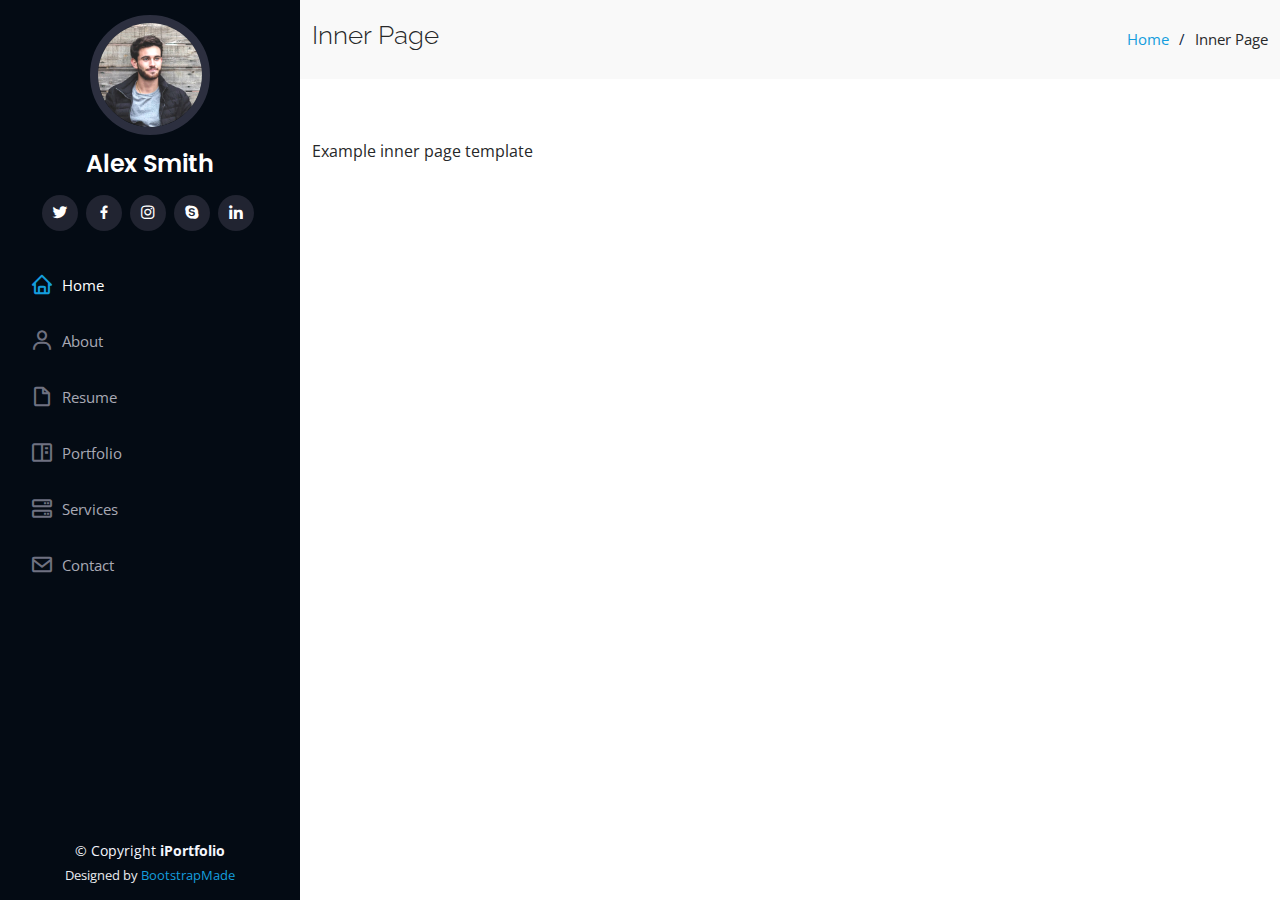
<file: inner-page.html>
<!DOCTYPE html>
<html lang="en">

<head>
  <meta charset="utf-8">
  <meta content="width=device-width, initial-scale=1.0" name="viewport">

  <title>Inner Page - iPortfolio Bootstrap Template</title>
  <meta content="" name="description">
  <meta content="" name="keywords">

  <!-- Favicons -->
  <link href="assets/img/favicon.png" rel="icon">
  <link href="assets/img/apple-touch-icon.png" rel="apple-touch-icon">

  <!-- Google Fonts -->
  <link href="https://fonts.googleapis.com/css?family=Open+Sans:300,300i,400,400i,600,600i,700,700i|Raleway:300,300i,400,400i,500,500i,600,600i,700,700i|Poppins:300,300i,400,400i,500,500i,600,600i,700,700i" rel="stylesheet">

  <!-- Vendor CSS Files -->
  <link href="assets/vendor/aos/aos.css" rel="stylesheet">
  <link href="assets/vendor/bootstrap/css/bootstrap.min.css" rel="stylesheet">
  <link href="assets/vendor/bootstrap-icons/bootstrap-icons.css" rel="stylesheet">
  <link href="assets/vendor/boxicons/css/boxicons.min.css" rel="stylesheet">
  <link href="assets/vendor/glightbox/css/glightbox.min.css" rel="stylesheet">
  <link href="assets/vendor/swiper/swiper-bundle.min.css" rel="stylesheet">

  <!-- Template Main CSS File -->
  <link href="assets/css/style.css" rel="stylesheet">

  <!-- =======================================================
  * Template Name: iPortfolio - v3.4.0
  * Template URL: https://bootstrapmade.com/iportfolio-bootstrap-portfolio-websites-template/
  * Author: BootstrapMade.com
  * License: https://bootstrapmade.com/license/
  ======================================================== -->
</head>

<body>

  <!-- ======= Mobile nav toggle button ======= -->
  <i class="bi bi-list mobile-nav-toggle d-xl-none"></i>

  <!-- ======= Header ======= -->
  <header id="header">
    <div class="d-flex flex-column">

      <div class="profile">
        <img src="assets/img/profile-img.jpg" alt="" class="img-fluid rounded-circle">
        <h1 class="text-light"><a href="index.html">Alex Smith</a></h1>
        <div class="social-links mt-3 text-center">
          <a href="#" class="twitter"><i class="bx bxl-twitter"></i></a>
          <a href="#" class="facebook"><i class="bx bxl-facebook"></i></a>
          <a href="#" class="instagram"><i class="bx bxl-instagram"></i></a>
          <a href="#" class="google-plus"><i class="bx bxl-skype"></i></a>
          <a href="#" class="linkedin"><i class="bx bxl-linkedin"></i></a>
        </div>
      </div>

      <nav id="navbar" class="nav-menu navbar">
        <ul>
          <li><a href="#hero" class="nav-link scrollto active"><i class="bx bx-home"></i> <span>Home</span></a></li>
          <li><a href="#about" class="nav-link scrollto"><i class="bx bx-user"></i> <span>About</span></a></li>
          <li><a href="#resume" class="nav-link scrollto"><i class="bx bx-file-blank"></i> <span>Resume</span></a></li>
          <li><a href="#portfolio" class="nav-link scrollto"><i class="bx bx-book-content"></i> <span>Portfolio</span></a></li>
          <li><a href="#services" class="nav-link scrollto"><i class="bx bx-server"></i> <span>Services</span></a></li>
          <li><a href="#contact" class="nav-link scrollto"><i class="bx bx-envelope"></i> <span>Contact</span></a></li>
        </ul>
      </nav><!-- .nav-menu -->
    </div>
  </header><!-- End Header -->

  <main id="main">

    <!-- ======= Breadcrumbs ======= -->
    <section class="breadcrumbs">
      <div class="container">

        <div class="d-flex justify-content-between align-items-center">
          <h2>Inner Page</h2>
          <ol>
            <li><a href="index.html">Home</a></li>
            <li>Inner Page</li>
          </ol>
        </div>

      </div>
    </section><!-- End Breadcrumbs -->

    <section class="inner-page">
      <div class="container">
        <p>
          Example inner page template
        </p>
      </div>
    </section>

  </main><!-- End #main -->

  <!-- ======= Footer ======= -->
  <footer id="footer">
    <div class="container">
      <div class="copyright">
        &copy; Copyright <strong><span>iPortfolio</span></strong>
      </div>
      <div class="credits">
        <!-- All the links in the footer should remain intact. -->
        <!-- You can delete the links only if you purchased the pro version. -->
        <!-- Licensing information: https://bootstrapmade.com/license/ -->
        <!-- Purchase the pro version with working PHP/AJAX contact form: https://bootstrapmade.com/iportfolio-bootstrap-portfolio-websites-template/ -->
        Designed by <a href="https://bootstrapmade.com/">BootstrapMade</a>
      </div>
    </div>
  </footer><!-- End  Footer -->

  <a href="#" class="back-to-top d-flex align-items-center justify-content-center"><i class="bi bi-arrow-up-short"></i></a>

  <!-- Vendor JS Files -->
  <script src="assets/vendor/aos/aos.js"></script>
  <script src="assets/vendor/bootstrap/js/bootstrap.bundle.min.js"></script>
  <script src="assets/vendor/glightbox/js/glightbox.min.js"></script>
  <script src="assets/vendor/isotope-layout/isotope.pkgd.min.js"></script>
  <script src="assets/vendor/php-email-form/validate.js"></script>
  <script src="assets/vendor/purecounter/purecounter.js"></script>
  <script src="assets/vendor/swiper/swiper-bundle.min.js"></script>
  <script src="assets/vendor/typed.js/typed.min.js"></script>
  <script src="assets/vendor/waypoints/noframework.waypoints.js"></script>

  <!-- Template Main JS File -->
  <script src="assets/js/main.js"></script>

</body>

</html>
</file>
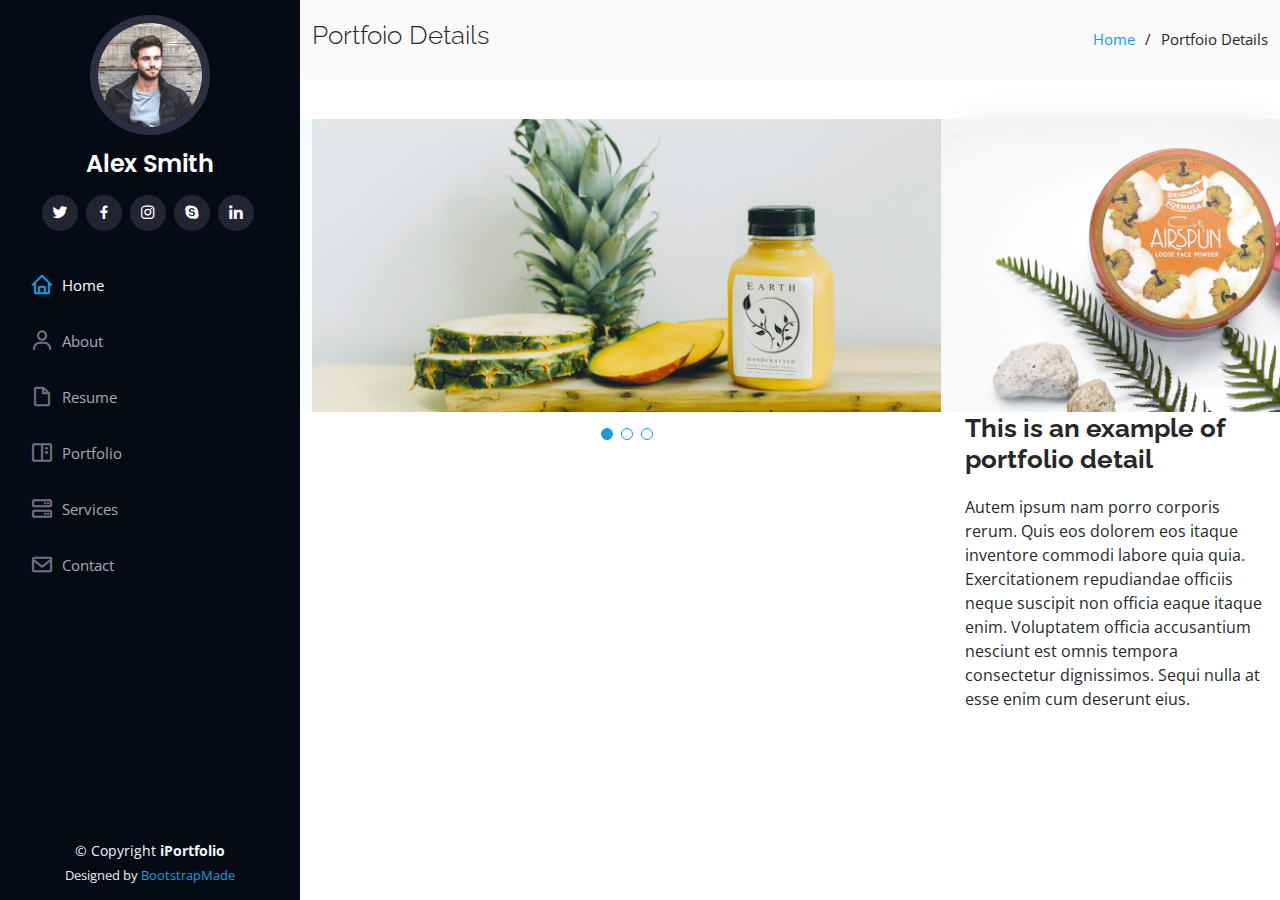
<file: portfolio-details.html>
<!DOCTYPE html>
<html lang="en">

<head>
  <meta charset="utf-8">
  <meta content="width=device-width, initial-scale=1.0" name="viewport">

  <title>Portfolio Details - iPortfolio Bootstrap Template</title>
  <meta content="" name="description">
  <meta content="" name="keywords">

  <!-- Favicons -->
  <link href="assets/img/favicon.png" rel="icon">
  <link href="assets/img/apple-touch-icon.png" rel="apple-touch-icon">

  <!-- Google Fonts -->
  <link href="https://fonts.googleapis.com/css?family=Open+Sans:300,300i,400,400i,600,600i,700,700i|Raleway:300,300i,400,400i,500,500i,600,600i,700,700i|Poppins:300,300i,400,400i,500,500i,600,600i,700,700i" rel="stylesheet">

  <!-- Vendor CSS Files -->
  <link href="assets/vendor/aos/aos.css" rel="stylesheet">
  <link href="assets/vendor/bootstrap/css/bootstrap.min.css" rel="stylesheet">
  <link href="assets/vendor/bootstrap-icons/bootstrap-icons.css" rel="stylesheet">
  <link href="assets/vendor/boxicons/css/boxicons.min.css" rel="stylesheet">
  <link href="assets/vendor/glightbox/css/glightbox.min.css" rel="stylesheet">
  <link href="assets/vendor/swiper/swiper-bundle.min.css" rel="stylesheet">

  <!-- Template Main CSS File -->
  <link href="assets/css/style.css" rel="stylesheet">

  <!-- =======================================================
  * Template Name: iPortfolio - v3.4.0
  * Template URL: https://bootstrapmade.com/iportfolio-bootstrap-portfolio-websites-template/
  * Author: BootstrapMade.com
  * License: https://bootstrapmade.com/license/
  ======================================================== -->
</head>

<body>

  <!-- ======= Mobile nav toggle button ======= -->
  <i class="bi bi-list mobile-nav-toggle d-xl-none"></i>

  <!-- ======= Header ======= -->
  <header id="header">
    <div class="d-flex flex-column">

      <div class="profile">
        <img src="assets/img/profile-img.jpg" alt="" class="img-fluid rounded-circle">
        <h1 class="text-light"><a href="index.html">Alex Smith</a></h1>
        <div class="social-links mt-3 text-center">
          <a href="#" class="twitter"><i class="bx bxl-twitter"></i></a>
          <a href="#" class="facebook"><i class="bx bxl-facebook"></i></a>
          <a href="#" class="instagram"><i class="bx bxl-instagram"></i></a>
          <a href="#" class="google-plus"><i class="bx bxl-skype"></i></a>
          <a href="#" class="linkedin"><i class="bx bxl-linkedin"></i></a>
        </div>
      </div>

      <nav id="navbar" class="nav-menu navbar">
        <ul>
          <li><a href="#hero" class="nav-link scrollto active"><i class="bx bx-home"></i> <span>Home</span></a></li>
          <li><a href="#about" class="nav-link scrollto"><i class="bx bx-user"></i> <span>About</span></a></li>
          <li><a href="#resume" class="nav-link scrollto"><i class="bx bx-file-blank"></i> <span>Resume</span></a></li>
          <li><a href="#portfolio" class="nav-link scrollto"><i class="bx bx-book-content"></i> <span>Portfolio</span></a></li>
          <li><a href="#services" class="nav-link scrollto"><i class="bx bx-server"></i> <span>Services</span></a></li>
          <li><a href="#contact" class="nav-link scrollto"><i class="bx bx-envelope"></i> <span>Contact</span></a></li>
        </ul>
      </nav><!-- .nav-menu -->
    </div>
  </header><!-- End Header -->

  <main id="main">

    <!-- ======= Breadcrumbs ======= -->
    <section id="breadcrumbs" class="breadcrumbs">
      <div class="container">

        <div class="d-flex justify-content-between align-items-center">
          <h2>Portfoio Details</h2>
          <ol>
            <li><a href="index.html">Home</a></li>
            <li>Portfoio Details</li>
          </ol>
        </div>

      </div>
    </section><!-- End Breadcrumbs -->

    <!-- ======= Portfolio Details Section ======= -->
    <section id="portfolio-details" class="portfolio-details">
      <div class="container">

        <div class="row gy-4">

          <div class="col-lg-8">
            <div class="portfolio-details-slider swiper-container">
              <div class="swiper-wrapper align-items-center">

                <div class="swiper-slide">
                  <img src="assets/img/portfolio/portfolio-details-1.jpg" alt="">
                </div>

                <div class="swiper-slide">
                  <img src="assets/img/portfolio/portfolio-details-2.jpg" alt="">
                </div>

                <div class="swiper-slide">
                  <img src="assets/img/portfolio/portfolio-details-3.jpg" alt="">
                </div>

              </div>
              <div class="swiper-pagination"></div>
            </div>
          </div>

          <div class="col-lg-4">
            <div class="portfolio-info">
              <h3>Project information</h3>
              <ul>
                <li><strong>Category</strong>: Web design</li>
                <li><strong>Client</strong>: ASU Company</li>
                <li><strong>Project date</strong>: 01 March, 2020</li>
                <li><strong>Project URL</strong>: <a href="#">www.example.com</a></li>
              </ul>
            </div>
            <div class="portfolio-description">
              <h2>This is an example of portfolio detail</h2>
              <p>
                Autem ipsum nam porro corporis rerum. Quis eos dolorem eos itaque inventore commodi labore quia quia. Exercitationem repudiandae officiis neque suscipit non officia eaque itaque enim. Voluptatem officia accusantium nesciunt est omnis tempora consectetur dignissimos. Sequi nulla at esse enim cum deserunt eius.
              </p>
            </div>
          </div>

        </div>

      </div>
    </section><!-- End Portfolio Details Section -->

  </main><!-- End #main -->

  <!-- ======= Footer ======= -->
  <footer id="footer">
    <div class="container">
      <div class="copyright">
        &copy; Copyright <strong><span>iPortfolio</span></strong>
      </div>
      <div class="credits">
        <!-- All the links in the footer should remain intact. -->
        <!-- You can delete the links only if you purchased the pro version. -->
        <!-- Licensing information: https://bootstrapmade.com/license/ -->
        <!-- Purchase the pro version with working PHP/AJAX contact form: https://bootstrapmade.com/iportfolio-bootstrap-portfolio-websites-template/ -->
        Designed by <a href="https://bootstrapmade.com/">BootstrapMade</a>
      </div>
    </div>
  </footer><!-- End  Footer -->

  <a href="#" class="back-to-top d-flex align-items-center justify-content-center"><i class="bi bi-arrow-up-short"></i></a>

  <!-- Vendor JS Files -->
  <script src="assets/vendor/aos/aos.js"></script>
  <script src="assets/vendor/bootstrap/js/bootstrap.bundle.min.js"></script>
  <script src="assets/vendor/glightbox/js/glightbox.min.js"></script>
  <script src="assets/vendor/isotope-layout/isotope.pkgd.min.js"></script>
  <script src="assets/vendor/php-email-form/validate.js"></script>
  <script src="assets/vendor/purecounter/purecounter.js"></script>
  <script src="assets/vendor/swiper/swiper-bundle.min.js"></script>
  <script src="assets/vendor/typed.js/typed.min.js"></script>
  <script src="assets/vendor/waypoints/noframework.waypoints.js"></script>

  <!-- Template Main JS File -->
  <script src="assets/js/main.js"></script>

</body>

</html>
</file>
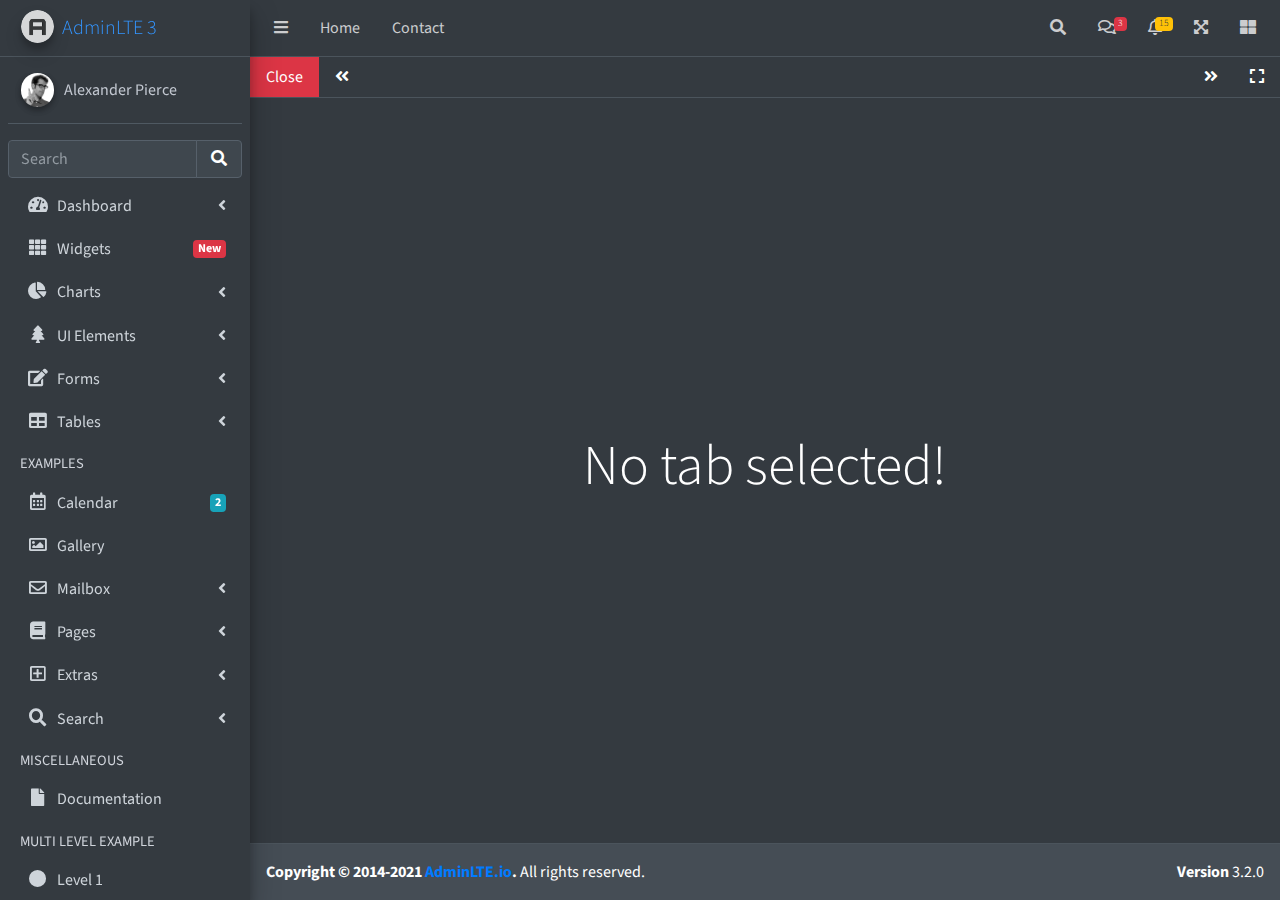
<file: admin/AdminLTE-3.2.0/iframe-dark.html>
<!DOCTYPE html>
<html lang="en">
<head>
  <meta charset="utf-8">
  <meta name="viewport" content="width=device-width, initial-scale=1">
  <title>AdminLTE 3 | Tabbed IFrames</title>

  <!-- Google Font: Source Sans Pro -->
  <link rel="stylesheet" href="https://fonts.googleapis.com/css?family=Source+Sans+Pro:300,400,400i,700&display=fallback">
  <!-- Font Awesome -->
  <link rel="stylesheet" href="plugins/fontawesome-free/css/all.min.css">
  <!-- Theme style -->
  <link rel="stylesheet" href="dist/css/adminlte.min.css">
  <!-- overlayScrollbars -->
  <link rel="stylesheet" href="plugins/overlayScrollbars/css/OverlayScrollbars.min.css">
</head>
<body class="hold-transition sidebar-mini layout-fixed dark-mode" data-panel-auto-height-mode="height">
<div class="wrapper">

  <!-- Navbar -->
  <nav class="main-header navbar navbar-expand navbar-dark">
    <!-- Left navbar links -->
    <ul class="navbar-nav">
      <li class="nav-item">
        <a class="nav-link" data-widget="pushmenu" href="#" role="button"><i class="fas fa-bars"></i></a>
      </li>
      <li class="nav-item d-none d-sm-inline-block">
        <a href="index3.html" class="nav-link">Home</a>
      </li>
      <li class="nav-item d-none d-sm-inline-block">
        <a href="#" class="nav-link">Contact</a>
      </li>
    </ul>

    <!-- Right navbar links -->
    <ul class="navbar-nav ml-auto">
      <!-- Navbar Search -->
      <li class="nav-item">
        <a class="nav-link" data-widget="navbar-search" href="#" role="button">
          <i class="fas fa-search"></i>
        </a>
        <div class="navbar-search-block">
          <form class="form-inline">
            <div class="input-group input-group-sm">
              <input class="form-control form-control-navbar" type="search" placeholder="Search" aria-label="Search">
              <div class="input-group-append">
                <button class="btn btn-navbar" type="submit">
                  <i class="fas fa-search"></i>
                </button>
                <button class="btn btn-navbar" type="button" data-widget="navbar-search">
                  <i class="fas fa-times"></i>
                </button>
              </div>
            </div>
          </form>
        </div>
      </li>

      <!-- Messages Dropdown Menu -->
      <li class="nav-item dropdown">
        <a class="nav-link" data-toggle="dropdown" href="#">
          <i class="far fa-comments"></i>
          <span class="badge badge-danger navbar-badge">3</span>
        </a>
        <div class="dropdown-menu dropdown-menu-lg dropdown-menu-right">
          <a href="#" class="dropdown-item">
            <!-- Message Start -->
            <div class="media">
              <img src="dist/img/user1-128x128.jpg" alt="User Avatar" class="img-size-50 mr-3 img-circle">
              <div class="media-body">
                <h3 class="dropdown-item-title">
                  Brad Diesel
                  <span class="float-right text-sm text-danger"><i class="fas fa-star"></i></span>
                </h3>
                <p class="text-sm">Call me whenever you can...</p>
                <p class="text-sm text-muted"><i class="far fa-clock mr-1"></i> 4 Hours Ago</p>
              </div>
            </div>
            <!-- Message End -->
          </a>
          <div class="dropdown-divider"></div>
          <a href="#" class="dropdown-item">
            <!-- Message Start -->
            <div class="media">
              <img src="dist/img/user8-128x128.jpg" alt="User Avatar" class="img-size-50 img-circle mr-3">
              <div class="media-body">
                <h3 class="dropdown-item-title">
                  John Pierce
                  <span class="float-right text-sm text-muted"><i class="fas fa-star"></i></span>
                </h3>
                <p class="text-sm">I got your message bro</p>
                <p class="text-sm text-muted"><i class="far fa-clock mr-1"></i> 4 Hours Ago</p>
              </div>
            </div>
            <!-- Message End -->
          </a>
          <div class="dropdown-divider"></div>
          <a href="#" class="dropdown-item">
            <!-- Message Start -->
            <div class="media">
              <img src="dist/img/user3-128x128.jpg" alt="User Avatar" class="img-size-50 img-circle mr-3">
              <div class="media-body">
                <h3 class="dropdown-item-title">
                  Nora Silvester
                  <span class="float-right text-sm text-warning"><i class="fas fa-star"></i></span>
                </h3>
                <p class="text-sm">The subject goes here</p>
                <p class="text-sm text-muted"><i class="far fa-clock mr-1"></i> 4 Hours Ago</p>
              </div>
            </div>
            <!-- Message End -->
          </a>
          <div class="dropdown-divider"></div>
          <a href="#" class="dropdown-item dropdown-footer">See All Messages</a>
        </div>
      </li>
      <!-- Notifications Dropdown Menu -->
      <li class="nav-item dropdown">
        <a class="nav-link" data-toggle="dropdown" href="#">
          <i class="far fa-bell"></i>
          <span class="badge badge-warning navbar-badge">15</span>
        </a>
        <div class="dropdown-menu dropdown-menu-lg dropdown-menu-right">
          <span class="dropdown-item dropdown-header">15 Notifications</span>
          <div class="dropdown-divider"></div>
          <a href="#" class="dropdown-item">
            <i class="fas fa-envelope mr-2"></i> 4 new messages
            <span class="float-right text-muted text-sm">3 mins</span>
          </a>
          <div class="dropdown-divider"></div>
          <a href="#" class="dropdown-item">
            <i class="fas fa-users mr-2"></i> 8 friend requests
            <span class="float-right text-muted text-sm">12 hours</span>
          </a>
          <div class="dropdown-divider"></div>
          <a href="#" class="dropdown-item">
            <i class="fas fa-file mr-2"></i> 3 new reports
            <span class="float-right text-muted text-sm">2 days</span>
          </a>
          <div class="dropdown-divider"></div>
          <a href="#" class="dropdown-item dropdown-footer">See All Notifications</a>
        </div>
      </li>
      <li class="nav-item">
        <a class="nav-link" data-widget="fullscreen" href="#" role="button">
          <i class="fas fa-expand-arrows-alt"></i>
        </a>
      </li>
      <li class="nav-item">
        <a class="nav-link" data-widget="control-sidebar" data-slide="true" href="#" role="button">
          <i class="fas fa-th-large"></i>
        </a>
      </li>
    </ul>
  </nav>
  <!-- /.navbar -->

  <!-- Main Sidebar Container -->
  <aside class="main-sidebar sidebar-dark-primary elevation-4">
    <!-- Brand Logo -->
    <a href="index3.html" class="brand-link">
      <img src="dist/img/AdminLTELogo.png" alt="AdminLTE Logo" class="brand-image img-circle elevation-3" style="opacity: .8">
      <span class="brand-text font-weight-light">AdminLTE 3</span>
    </a>

    <!-- Sidebar -->
    <div class="sidebar">
      <!-- Sidebar user panel (optional) -->
      <div class="user-panel mt-3 pb-3 mb-3 d-flex">
        <div class="image">
          <img src="dist/img/user2-160x160.jpg" class="img-circle elevation-2" alt="User Image">
        </div>
        <div class="info">
          <a href="#" class="d-block">Alexander Pierce</a>
        </div>
      </div>

      <!-- SidebarSearch Form -->
      <div class="form-inline">
        <div class="input-group" data-widget="sidebar-search">
          <input class="form-control form-control-sidebar" type="search" placeholder="Search" aria-label="Search">
          <div class="input-group-append">
            <button class="btn btn-sidebar">
              <i class="fas fa-search fa-fw"></i>
            </button>
          </div>
        </div>
      </div>

      <!-- Sidebar Menu -->
      <nav class="mt-2">
        <ul class="nav nav-pills nav-sidebar flex-column" data-widget="treeview" role="menu" data-accordion="false">
          <!-- Add icons to the links using the .nav-icon class
               with font-awesome or any other icon font library -->
          <li class="nav-item">
            <a href="#" class="nav-link">
              <i class="nav-icon fas fa-tachometer-alt"></i>
              <p>
                Dashboard
                <i class="right fas fa-angle-left"></i>
              </p>
            </a>
            <ul class="nav nav-treeview">
              <li class="nav-item">
                <a href="./index.html" class="nav-link">
                  <i class="far fa-circle nav-icon"></i>
                  <p>Dashboard v1</p>
                </a>
              </li>
              <li class="nav-item">
                <a href="./index2.html" class="nav-link">
                  <i class="far fa-circle nav-icon"></i>
                  <p>Dashboard v2</p>
                </a>
              </li>
              <li class="nav-item">
                <a href="./index3.html" class="nav-link">
                  <i class="far fa-circle nav-icon"></i>
                  <p>Dashboard v3</p>
                </a>
              </li>
            </ul>
          </li>
          <li class="nav-item">
            <a href="pages/widgets.html" class="nav-link">
              <i class="nav-icon fas fa-th"></i>
              <p>
                Widgets
                <span class="right badge badge-danger">New</span>
              </p>
            </a>
          </li>
          <li class="nav-item">
            <a href="#" class="nav-link">
              <i class="nav-icon fas fa-chart-pie"></i>
              <p>
                Charts
                <i class="right fas fa-angle-left"></i>
              </p>
            </a>
            <ul class="nav nav-treeview">
              <li class="nav-item">
                <a href="pages/charts/chartjs.html" class="nav-link">
                  <i class="far fa-circle nav-icon"></i>
                  <p>ChartJS</p>
                </a>
              </li>
              <li class="nav-item">
                <a href="pages/charts/flot.html" class="nav-link">
                  <i class="far fa-circle nav-icon"></i>
                  <p>Flot</p>
                </a>
              </li>
              <li class="nav-item">
                <a href="pages/charts/inline.html" class="nav-link">
                  <i class="far fa-circle nav-icon"></i>
                  <p>Inline</p>
                </a>
              </li>
            </ul>
          </li>
          <li class="nav-item">
            <a href="#" class="nav-link">
              <i class="nav-icon fas fa-tree"></i>
              <p>
                UI Elements
                <i class="fas fa-angle-left right"></i>
              </p>
            </a>
            <ul class="nav nav-treeview">
              <li class="nav-item">
                <a href="pages/UI/general.html" class="nav-link">
                  <i class="far fa-circle nav-icon"></i>
                  <p>General</p>
                </a>
              </li>
              <li class="nav-item">
                <a href="pages/UI/icons.html" class="nav-link">
                  <i class="far fa-circle nav-icon"></i>
                  <p>Icons</p>
                </a>
              </li>
              <li class="nav-item">
                <a href="pages/UI/buttons.html" class="nav-link">
                  <i class="far fa-circle nav-icon"></i>
                  <p>Buttons</p>
                </a>
              </li>
              <li class="nav-item">
                <a href="pages/UI/sliders.html" class="nav-link">
                  <i class="far fa-circle nav-icon"></i>
                  <p>Sliders</p>
                </a>
              </li>
              <li class="nav-item">
                <a href="pages/UI/modals.html" class="nav-link">
                  <i class="far fa-circle nav-icon"></i>
                  <p>Modals & Alerts</p>
                </a>
              </li>
              <li class="nav-item">
                <a href="pages/UI/navbar.html" class="nav-link">
                  <i class="far fa-circle nav-icon"></i>
                  <p>Navbar & Tabs</p>
                </a>
              </li>
              <li class="nav-item">
                <a href="pages/UI/timeline.html" class="nav-link">
                  <i class="far fa-circle nav-icon"></i>
                  <p>Timeline</p>
                </a>
              </li>
              <li class="nav-item">
                <a href="pages/UI/ribbons.html" class="nav-link">
                  <i class="far fa-circle nav-icon"></i>
                  <p>Ribbons</p>
                </a>
              </li>
            </ul>
          </li>
          <li class="nav-item">
            <a href="#" class="nav-link">
              <i class="nav-icon fas fa-edit"></i>
              <p>
                Forms
                <i class="fas fa-angle-left right"></i>
              </p>
            </a>
            <ul class="nav nav-treeview">
              <li class="nav-item">
                <a href="pages/forms/general.html" class="nav-link">
                  <i class="far fa-circle nav-icon"></i>
                  <p>General Elements</p>
                </a>
              </li>
              <li class="nav-item">
                <a href="pages/forms/advanced.html" class="nav-link">
                  <i class="far fa-circle nav-icon"></i>
                  <p>Advanced Elements</p>
                </a>
              </li>
              <li class="nav-item">
                <a href="pages/forms/editors.html" class="nav-link">
                  <i class="far fa-circle nav-icon"></i>
                  <p>Editors</p>
                </a>
              </li>
              <li class="nav-item">
                <a href="pages/forms/validation.html" class="nav-link">
                  <i class="far fa-circle nav-icon"></i>
                  <p>Validation</p>
                </a>
              </li>
            </ul>
          </li>
          <li class="nav-item">
            <a href="#" class="nav-link">
              <i class="nav-icon fas fa-table"></i>
              <p>
                Tables
                <i class="fas fa-angle-left right"></i>
              </p>
            </a>
            <ul class="nav nav-treeview">
              <li class="nav-item">
                <a href="pages/tables/simple.html" class="nav-link">
                  <i class="far fa-circle nav-icon"></i>
                  <p>Simple Tables</p>
                </a>
              </li>
              <li class="nav-item">
                <a href="pages/tables/data.html" class="nav-link">
                  <i class="far fa-circle nav-icon"></i>
                  <p>DataTables</p>
                </a>
              </li>
              <li class="nav-item">
                <a href="pages/tables/jsgrid.html" class="nav-link">
                  <i class="far fa-circle nav-icon"></i>
                  <p>jsGrid</p>
                </a>
              </li>
            </ul>
          </li>
          <li class="nav-header">EXAMPLES</li>
          <li class="nav-item">
            <a href="pages/calendar.html" class="nav-link">
              <i class="nav-icon far fa-calendar-alt"></i>
              <p>
                Calendar
                <span class="badge badge-info right">2</span>
              </p>
            </a>
          </li>
          <li class="nav-item">
            <a href="pages/gallery.html" class="nav-link">
              <i class="nav-icon far fa-image"></i>
              <p>
                Gallery
              </p>
            </a>
          </li>
          <li class="nav-item">
            <a href="#" class="nav-link">
              <i class="nav-icon far fa-envelope"></i>
              <p>
                Mailbox
                <i class="fas fa-angle-left right"></i>
              </p>
            </a>
            <ul class="nav nav-treeview">
              <li class="nav-item">
                <a href="pages/mailbox/mailbox.html" class="nav-link">
                  <i class="far fa-circle nav-icon"></i>
                  <p>Inbox</p>
                </a>
              </li>
              <li class="nav-item">
                <a href="pages/mailbox/compose.html" class="nav-link">
                  <i class="far fa-circle nav-icon"></i>
                  <p>Compose</p>
                </a>
              </li>
              <li class="nav-item">
                <a href="pages/mailbox/read-mail.html" class="nav-link">
                  <i class="far fa-circle nav-icon"></i>
                  <p>Read</p>
                </a>
              </li>
            </ul>
          </li>
          <li class="nav-item">
            <a href="#" class="nav-link">
              <i class="nav-icon fas fa-book"></i>
              <p>
                Pages
                <i class="fas fa-angle-left right"></i>
              </p>
            </a>
            <ul class="nav nav-treeview">
              <li class="nav-item">
                <a href="pages/examples/invoice.html" class="nav-link">
                  <i class="far fa-circle nav-icon"></i>
                  <p>Invoice</p>
                </a>
              </li>
              <li class="nav-item">
                <a href="pages/examples/profile.html" class="nav-link">
                  <i class="far fa-circle nav-icon"></i>
                  <p>Profile</p>
                </a>
              </li>
              <li class="nav-item">
                <a href="pages/examples/e-commerce.html" class="nav-link">
                  <i class="far fa-circle nav-icon"></i>
                  <p>E-commerce</p>
                </a>
              </li>
              <li class="nav-item">
                <a href="pages/examples/projects.html" class="nav-link">
                  <i class="far fa-circle nav-icon"></i>
                  <p>Projects</p>
                </a>
              </li>
              <li class="nav-item">
                <a href="pages/examples/project-add.html" class="nav-link">
                  <i class="far fa-circle nav-icon"></i>
                  <p>Project Add</p>
                </a>
              </li>
              <li class="nav-item">
                <a href="pages/examples/project-edit.html" class="nav-link">
                  <i class="far fa-circle nav-icon"></i>
                  <p>Project Edit</p>
                </a>
              </li>
              <li class="nav-item">
                <a href="pages/examples/project-detail.html" class="nav-link">
                  <i class="far fa-circle nav-icon"></i>
                  <p>Project Detail</p>
                </a>
              </li>
              <li class="nav-item">
                <a href="pages/examples/contacts.html" class="nav-link">
                  <i class="far fa-circle nav-icon"></i>
                  <p>Contacts</p>
                </a>
              </li>
              <li class="nav-item">
                <a href="pages/examples/faq.html" class="nav-link">
                  <i class="far fa-circle nav-icon"></i>
                  <p>FAQ</p>
                </a>
              </li>
              <li class="nav-item">
                <a href="pages/examples/contact-us.html" class="nav-link">
                  <i class="far fa-circle nav-icon"></i>
                  <p>Contact us</p>
                </a>
              </li>
            </ul>
          </li>
          <li class="nav-item">
            <a href="#" class="nav-link">
              <i class="nav-icon far fa-plus-square"></i>
              <p>
                Extras
                <i class="fas fa-angle-left right"></i>
              </p>
            </a>
            <ul class="nav nav-treeview">
              <li class="nav-item">
                <a href="#" class="nav-link">
                  <i class="far fa-circle nav-icon"></i>
                  <p>
                    Login & Register v1
                    <i class="fas fa-angle-left right"></i>
                  </p>
                </a>
                <ul class="nav nav-treeview">
                  <li class="nav-item">
                    <a href="pages/examples/login.html" class="nav-link">
                      <i class="far fa-circle nav-icon"></i>
                      <p>Login v1</p>
                    </a>
                  </li>
                  <li class="nav-item">
                    <a href="pages/examples/register.html" class="nav-link">
                      <i class="far fa-circle nav-icon"></i>
                      <p>Register v1</p>
                    </a>
                  </li>
                  <li class="nav-item">
                    <a href="pages/examples/forgot-password.html" class="nav-link">
                      <i class="far fa-circle nav-icon"></i>
                      <p>Forgot Password v1</p>
                    </a>
                  </li>
                  <li class="nav-item">
                    <a href="pages/examples/recover-password.html" class="nav-link">
                      <i class="far fa-circle nav-icon"></i>
                      <p>Recover Password v1</p>
                    </a>
                  </li>
                </ul>
              </li>
              <li class="nav-item">
                <a href="#" class="nav-link">
                  <i class="far fa-circle nav-icon"></i>
                  <p>
                    Login & Register v2
                    <i class="fas fa-angle-left right"></i>
                  </p>
                </a>
                <ul class="nav nav-treeview">
                  <li class="nav-item">
                    <a href="pages/examples/login-v2.html" class="nav-link">
                      <i class="far fa-circle nav-icon"></i>
                      <p>Login v2</p>
                    </a>
                  </li>
                  <li class="nav-item">
                    <a href="pages/examples/register-v2.html" class="nav-link">
                      <i class="far fa-circle nav-icon"></i>
                      <p>Register v2</p>
                    </a>
                  </li>
                  <li class="nav-item">
                    <a href="pages/examples/forgot-password-v2.html" class="nav-link">
                      <i class="far fa-circle nav-icon"></i>
                      <p>Forgot Password v2</p>
                    </a>
                  </li>
                  <li class="nav-item">
                    <a href="pages/examples/recover-password-v2.html" class="nav-link">
                      <i class="far fa-circle nav-icon"></i>
                      <p>Recover Password v2</p>
                    </a>
                  </li>
                </ul>
              </li>
              <li class="nav-item">
                <a href="pages/examples/lockscreen.html" class="nav-link">
                  <i class="far fa-circle nav-icon"></i>
                  <p>Lockscreen</p>
                </a>
              </li>
              <li class="nav-item">
                <a href="pages/examples/legacy-user-menu.html" class="nav-link">
                  <i class="far fa-circle nav-icon"></i>
                  <p>Legacy User Menu</p>
                </a>
              </li>
              <li class="nav-item">
                <a href="pages/examples/language-menu.html" class="nav-link">
                  <i class="far fa-circle nav-icon"></i>
                  <p>Language Menu</p>
                </a>
              </li>
              <li class="nav-item">
                <a href="pages/examples/404.html" class="nav-link">
                  <i class="far fa-circle nav-icon"></i>
                  <p>Error 404</p>
                </a>
              </li>
              <li class="nav-item">
                <a href="pages/examples/500.html" class="nav-link">
                  <i class="far fa-circle nav-icon"></i>
                  <p>Error 500</p>
                </a>
              </li>
              <li class="nav-item">
                <a href="pages/examples/pace.html" class="nav-link">
                  <i class="far fa-circle nav-icon"></i>
                  <p>Pace</p>
                </a>
              </li>
              <li class="nav-item">
                <a href="pages/examples/blank.html" class="nav-link">
                  <i class="far fa-circle nav-icon"></i>
                  <p>Blank Page</p>
                </a>
              </li>
              <li class="nav-item">
                <a href="starter.html" class="nav-link">
                  <i class="far fa-circle nav-icon"></i>
                  <p>Starter Page</p>
                </a>
              </li>
            </ul>
          </li>
          <li class="nav-item">
            <a href="#" class="nav-link">
              <i class="nav-icon fas fa-search"></i>
              <p>
                Search
                <i class="fas fa-angle-left right"></i>
              </p>
            </a>
            <ul class="nav nav-treeview">
              <li class="nav-item">
                <a href="pages/search/simple.html" class="nav-link">
                  <i class="far fa-circle nav-icon"></i>
                  <p>Simple Search</p>
                </a>
              </li>
              <li class="nav-item">
                <a href="pages/search/enhanced.html" class="nav-link">
                  <i class="far fa-circle nav-icon"></i>
                  <p>Enhanced</p>
                </a>
              </li>
            </ul>
          </li>
          <li class="nav-header">MISCELLANEOUS</li>
          <li class="nav-item">
            <a href="https://adminlte.io/docs/3.1/" class="nav-link">
              <i class="nav-icon fas fa-file"></i>
              <p>Documentation</p>
            </a>
          </li>
          <li class="nav-header">MULTI LEVEL EXAMPLE</li>
          <li class="nav-item">
            <a href="#" class="nav-link">
              <i class="fas fa-circle nav-icon"></i>
              <p>Level 1</p>
            </a>
          </li>
          <li class="nav-item">
            <a href="#" class="nav-link">
              <i class="nav-icon fas fa-circle"></i>
              <p>
                Level 1
                <i class="right fas fa-angle-left"></i>
              </p>
            </a>
            <ul class="nav nav-treeview">
              <li class="nav-item">
                <a href="#" class="nav-link">
                  <i class="far fa-circle nav-icon"></i>
                  <p>Level 2</p>
                </a>
              </li>
              <li class="nav-item">
                <a href="#" class="nav-link">
                  <i class="far fa-circle nav-icon"></i>
                  <p>
                    Level 2
                    <i class="right fas fa-angle-left"></i>
                  </p>
                </a>
                <ul class="nav nav-treeview">
                  <li class="nav-item">
                    <a href="#" class="nav-link">
                      <i class="far fa-dot-circle nav-icon"></i>
                      <p>Level 3</p>
                    </a>
                  </li>
                  <li class="nav-item">
                    <a href="#" class="nav-link">
                      <i class="far fa-dot-circle nav-icon"></i>
                      <p>Level 3</p>
                    </a>
                  </li>
                  <li class="nav-item">
                    <a href="#" class="nav-link">
                      <i class="far fa-dot-circle nav-icon"></i>
                      <p>Level 3</p>
                    </a>
                  </li>
                </ul>
              </li>
              <li class="nav-item">
                <a href="#" class="nav-link">
                  <i class="far fa-circle nav-icon"></i>
                  <p>Level 2</p>
                </a>
              </li>
            </ul>
          </li>
          <li class="nav-item">
            <a href="#" class="nav-link">
              <i class="fas fa-circle nav-icon"></i>
              <p>Level 1</p>
            </a>
          </li>
          <li class="nav-header">LABELS</li>
          <li class="nav-item">
            <a href="#" class="nav-link">
              <i class="nav-icon far fa-circle text-danger"></i>
              <p class="text">Important</p>
            </a>
          </li>
          <li class="nav-item">
            <a href="#" class="nav-link">
              <i class="nav-icon far fa-circle text-warning"></i>
              <p>Warning</p>
            </a>
          </li>
          <li class="nav-item">
            <a href="#" class="nav-link">
              <i class="nav-icon far fa-circle text-info"></i>
              <p>Informational</p>
            </a>
          </li>
        </ul>
      </nav>
      <!-- /.sidebar-menu -->
    </div>
    <!-- /.sidebar -->
  </aside>

  <!-- Content Wrapper. Contains page content -->
  <div class="content-wrapper iframe-mode bg-dark" data-widget="iframe" data-auto-dark-mode="true" data-loading-screen="750">
    <div class="nav navbar navbar-expand-lg navbar-dark border-bottom border-dark p-0">
      <a class="nav-link bg-danger" href="#" data-widget="iframe-close">Close</a>
      <a class="nav-link bg-dark" href="#" data-widget="iframe-scrollleft"><i class="fas fa-angle-double-left"></i></a>
      <ul class="navbar-nav" role="tablist">
      </ul>
      <a class="nav-link bg-dark" href="#" data-widget="iframe-scrollright"><i class="fas fa-angle-double-right"></i></a>
      <a class="nav-link bg-dark" href="#" data-widget="iframe-fullscreen"><i class="fas fa-expand"></i></a>
    </div>
    <div class="tab-content">
      <div class="tab-empty">
        <h2 class="display-4">No tab selected!</h2>
      </div>
      <div class="tab-loading">
        <div>
          <h2 class="display-4">Tab is loading <i class="fa fa-sync fa-spin"></i></h2>
        </div>
      </div>
    </div>
  </div>
    <!-- /.content-wrapper -->
  <footer class="main-footer dark-mode">
    <strong>Copyright &copy; 2014-2021 <a href="https://adminlte.io">AdminLTE.io</a>.</strong>
    All rights reserved.
    <div class="float-right d-none d-sm-inline-block">
      <b>Version</b> 3.2.0
    </div>
  </footer>

  <!-- Control Sidebar -->
  <aside class="control-sidebar control-sidebar-dark">
    <!-- Control sidebar content goes here -->
  </aside>
  <!-- /.control-sidebar -->
</div>
<!-- ./wrapper -->

<!-- jQuery -->
<script src="plugins/jquery/jquery.min.js"></script>
<!-- jQuery UI 1.11.4 -->
<script src="plugins/jquery-ui/jquery-ui.min.js"></script>
<!-- Resolve conflict in jQuery UI tooltip with Bootstrap tooltip -->
<script>
  $.widget.bridge('uibutton', $.ui.button)
</script>
<!-- Bootstrap 4 -->
<script src="plugins/bootstrap/js/bootstrap.bundle.min.js"></script>
<!-- overlayScrollbars -->
<script src="plugins/overlayScrollbars/js/jquery.overlayScrollbars.min.js"></script>
<!-- AdminLTE App -->
<script src="dist/js/adminlte.js"></script>
<!-- AdminLTE for demo purposes -->
<script src="dist/js/demo.js"></script>
</body>
</html>
</file>
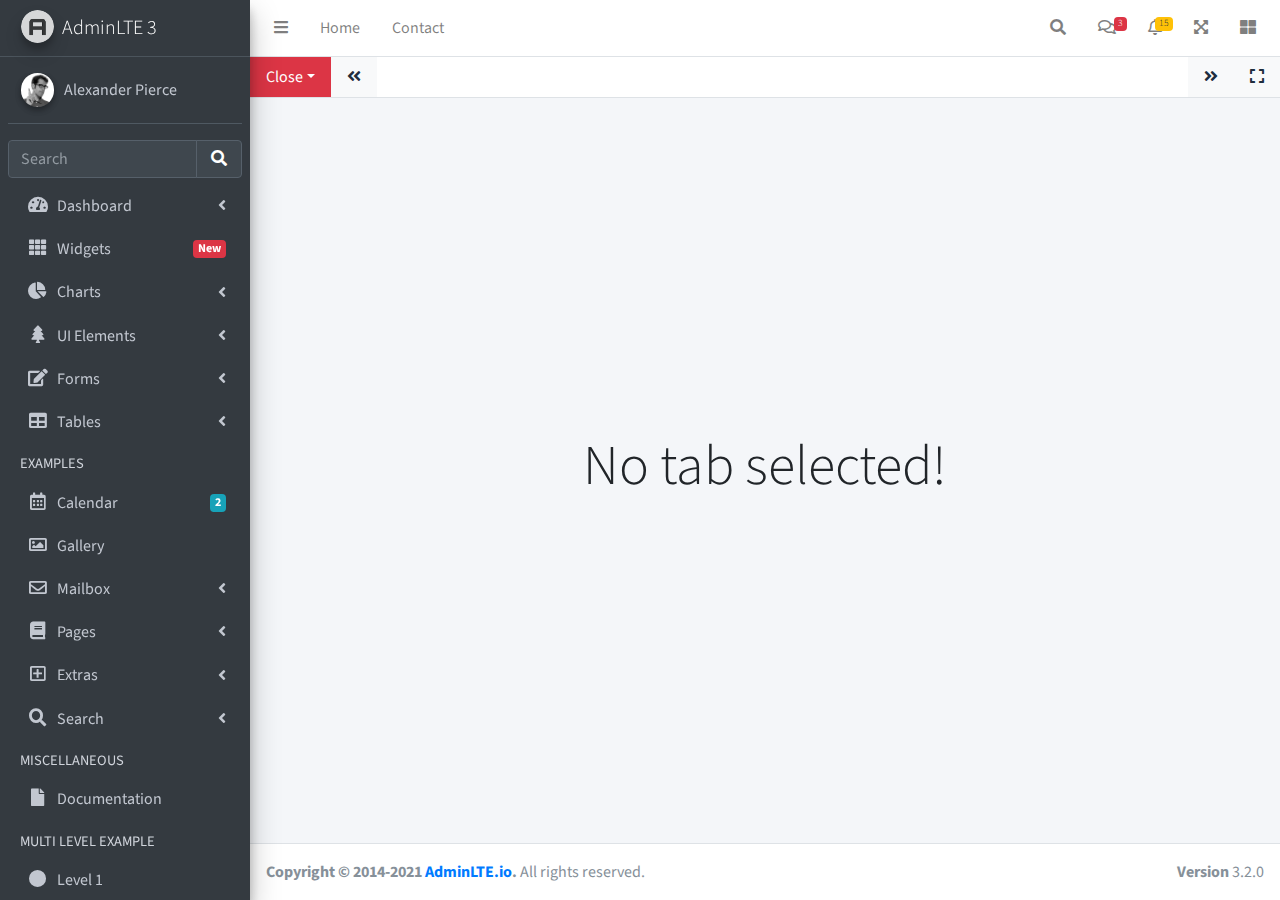
<file: admin/AdminLTE-3.2.0/iframe.html>
<!DOCTYPE html>
<html lang="en">
<head>
  <meta charset="utf-8">
  <meta name="viewport" content="width=device-width, initial-scale=1">
  <title>AdminLTE 3 | Tabbed IFrames</title>

  <!-- Google Font: Source Sans Pro -->
  <link rel="stylesheet" href="https://fonts.googleapis.com/css?family=Source+Sans+Pro:300,400,400i,700&display=fallback">
  <!-- Font Awesome -->
  <link rel="stylesheet" href="plugins/fontawesome-free/css/all.min.css">
  <!-- Theme style -->
  <link rel="stylesheet" href="dist/css/adminlte.min.css">
  <!-- overlayScrollbars -->
  <link rel="stylesheet" href="plugins/overlayScrollbars/css/OverlayScrollbars.min.css">
</head>
<body class="hold-transition sidebar-mini layout-fixed" data-panel-auto-height-mode="height">
<div class="wrapper">

  <!-- Navbar -->
  <nav class="main-header navbar navbar-expand navbar-white navbar-light">
    <!-- Left navbar links -->
    <ul class="navbar-nav">
      <li class="nav-item">
        <a class="nav-link" data-widget="pushmenu" href="#" role="button"><i class="fas fa-bars"></i></a>
      </li>
      <li class="nav-item d-none d-sm-inline-block">
        <a href="index3.html" class="nav-link">Home</a>
      </li>
      <li class="nav-item d-none d-sm-inline-block">
        <a href="#" class="nav-link">Contact</a>
      </li>
    </ul>

    <!-- Right navbar links -->
    <ul class="navbar-nav ml-auto">
      <!-- Navbar Search -->
      <li class="nav-item">
        <a class="nav-link" data-widget="navbar-search" href="#" role="button">
          <i class="fas fa-search"></i>
        </a>
        <div class="navbar-search-block">
          <form class="form-inline">
            <div class="input-group input-group-sm">
              <input class="form-control form-control-navbar" type="search" placeholder="Search" aria-label="Search">
              <div class="input-group-append">
                <button class="btn btn-navbar" type="submit">
                  <i class="fas fa-search"></i>
                </button>
                <button class="btn btn-navbar" type="button" data-widget="navbar-search">
                  <i class="fas fa-times"></i>
                </button>
              </div>
            </div>
          </form>
        </div>
      </li>

      <!-- Messages Dropdown Menu -->
      <li class="nav-item dropdown">
        <a class="nav-link" data-toggle="dropdown" href="#">
          <i class="far fa-comments"></i>
          <span class="badge badge-danger navbar-badge">3</span>
        </a>
        <div class="dropdown-menu dropdown-menu-lg dropdown-menu-right">
          <a href="#" class="dropdown-item">
            <!-- Message Start -->
            <div class="media">
              <img src="dist/img/user1-128x128.jpg" alt="User Avatar" class="img-size-50 mr-3 img-circle">
              <div class="media-body">
                <h3 class="dropdown-item-title">
                  Brad Diesel
                  <span class="float-right text-sm text-danger"><i class="fas fa-star"></i></span>
                </h3>
                <p class="text-sm">Call me whenever you can...</p>
                <p class="text-sm text-muted"><i class="far fa-clock mr-1"></i> 4 Hours Ago</p>
              </div>
            </div>
            <!-- Message End -->
          </a>
          <div class="dropdown-divider"></div>
          <a href="#" class="dropdown-item">
            <!-- Message Start -->
            <div class="media">
              <img src="dist/img/user8-128x128.jpg" alt="User Avatar" class="img-size-50 img-circle mr-3">
              <div class="media-body">
                <h3 class="dropdown-item-title">
                  John Pierce
                  <span class="float-right text-sm text-muted"><i class="fas fa-star"></i></span>
                </h3>
                <p class="text-sm">I got your message bro</p>
                <p class="text-sm text-muted"><i class="far fa-clock mr-1"></i> 4 Hours Ago</p>
              </div>
            </div>
            <!-- Message End -->
          </a>
          <div class="dropdown-divider"></div>
          <a href="#" class="dropdown-item">
            <!-- Message Start -->
            <div class="media">
              <img src="dist/img/user3-128x128.jpg" alt="User Avatar" class="img-size-50 img-circle mr-3">
              <div class="media-body">
                <h3 class="dropdown-item-title">
                  Nora Silvester
                  <span class="float-right text-sm text-warning"><i class="fas fa-star"></i></span>
                </h3>
                <p class="text-sm">The subject goes here</p>
                <p class="text-sm text-muted"><i class="far fa-clock mr-1"></i> 4 Hours Ago</p>
              </div>
            </div>
            <!-- Message End -->
          </a>
          <div class="dropdown-divider"></div>
          <a href="#" class="dropdown-item dropdown-footer">See All Messages</a>
        </div>
      </li>
      <!-- Notifications Dropdown Menu -->
      <li class="nav-item dropdown">
        <a class="nav-link" data-toggle="dropdown" href="#">
          <i class="far fa-bell"></i>
          <span class="badge badge-warning navbar-badge">15</span>
        </a>
        <div class="dropdown-menu dropdown-menu-lg dropdown-menu-right">
          <span class="dropdown-item dropdown-header">15 Notifications</span>
          <div class="dropdown-divider"></div>
          <a href="#" class="dropdown-item">
            <i class="fas fa-envelope mr-2"></i> 4 new messages
            <span class="float-right text-muted text-sm">3 mins</span>
          </a>
          <div class="dropdown-divider"></div>
          <a href="#" class="dropdown-item">
            <i class="fas fa-users mr-2"></i> 8 friend requests
            <span class="float-right text-muted text-sm">12 hours</span>
          </a>
          <div class="dropdown-divider"></div>
          <a href="#" class="dropdown-item">
            <i class="fas fa-file mr-2"></i> 3 new reports
            <span class="float-right text-muted text-sm">2 days</span>
          </a>
          <div class="dropdown-divider"></div>
          <a href="#" class="dropdown-item dropdown-footer">See All Notifications</a>
        </div>
      </li>
      <li class="nav-item">
        <a class="nav-link" data-widget="fullscreen" href="#" role="button">
          <i class="fas fa-expand-arrows-alt"></i>
        </a>
      </li>
      <li class="nav-item">
        <a class="nav-link" data-widget="control-sidebar" data-slide="true" href="#" role="button">
          <i class="fas fa-th-large"></i>
        </a>
      </li>
    </ul>
  </nav>
  <!-- /.navbar -->

  <!-- Main Sidebar Container -->
  <aside class="main-sidebar sidebar-dark-primary elevation-4">
    <!-- Brand Logo -->
    <a href="index3.html" class="brand-link">
      <img src="dist/img/AdminLTELogo.png" alt="AdminLTE Logo" class="brand-image img-circle elevation-3" style="opacity: .8">
      <span class="brand-text font-weight-light">AdminLTE 3</span>
    </a>

    <!-- Sidebar -->
    <div class="sidebar">
      <!-- Sidebar user panel (optional) -->
      <div class="user-panel mt-3 pb-3 mb-3 d-flex">
        <div class="image">
          <img src="dist/img/user2-160x160.jpg" class="img-circle elevation-2" alt="User Image">
        </div>
        <div class="info">
          <a href="#" class="d-block">Alexander Pierce</a>
        </div>
      </div>

      <!-- SidebarSearch Form -->
      <div class="form-inline">
        <div class="input-group" data-widget="sidebar-search">
          <input class="form-control form-control-sidebar" type="search" placeholder="Search" aria-label="Search">
          <div class="input-group-append">
            <button class="btn btn-sidebar">
              <i class="fas fa-search fa-fw"></i>
            </button>
          </div>
        </div>
      </div>

      <!-- Sidebar Menu -->
      <nav class="mt-2">
        <ul class="nav nav-pills nav-sidebar flex-column" data-widget="treeview" role="menu" data-accordion="false">
          <!-- Add icons to the links using the .nav-icon class
               with font-awesome or any other icon font library -->
          <li class="nav-item">
            <a href="#" class="nav-link">
              <i class="nav-icon fas fa-tachometer-alt"></i>
              <p>
                Dashboard
                <i class="right fas fa-angle-left"></i>
              </p>
            </a>
            <ul class="nav nav-treeview">
              <li class="nav-item">
                <a href="./index.html" class="nav-link">
                  <i class="far fa-circle nav-icon"></i>
                  <p>Dashboard v1</p>
                </a>
              </li>
              <li class="nav-item">
                <a href="./index2.html" class="nav-link">
                  <i class="far fa-circle nav-icon"></i>
                  <p>Dashboard v2</p>
                </a>
              </li>
              <li class="nav-item">
                <a href="./index3.html" class="nav-link">
                  <i class="far fa-circle nav-icon"></i>
                  <p>Dashboard v3</p>
                </a>
              </li>
            </ul>
          </li>
          <li class="nav-item">
            <a href="pages/widgets.html" class="nav-link">
              <i class="nav-icon fas fa-th"></i>
              <p>
                Widgets
                <span class="right badge badge-danger">New</span>
              </p>
            </a>
          </li>
          <li class="nav-item">
            <a href="#" class="nav-link">
              <i class="nav-icon fas fa-chart-pie"></i>
              <p>
                Charts
                <i class="right fas fa-angle-left"></i>
              </p>
            </a>
            <ul class="nav nav-treeview">
              <li class="nav-item">
                <a href="pages/charts/chartjs.html" class="nav-link">
                  <i class="far fa-circle nav-icon"></i>
                  <p>ChartJS</p>
                </a>
              </li>
              <li class="nav-item">
                <a href="pages/charts/flot.html" class="nav-link">
                  <i class="far fa-circle nav-icon"></i>
                  <p>Flot</p>
                </a>
              </li>
              <li class="nav-item">
                <a href="pages/charts/inline.html" class="nav-link">
                  <i class="far fa-circle nav-icon"></i>
                  <p>Inline</p>
                </a>
              </li>
            </ul>
          </li>
          <li class="nav-item">
            <a href="#" class="nav-link">
              <i class="nav-icon fas fa-tree"></i>
              <p>
                UI Elements
                <i class="fas fa-angle-left right"></i>
              </p>
            </a>
            <ul class="nav nav-treeview">
              <li class="nav-item">
                <a href="pages/UI/general.html" class="nav-link">
                  <i class="far fa-circle nav-icon"></i>
                  <p>General</p>
                </a>
              </li>
              <li class="nav-item">
                <a href="pages/UI/icons.html" class="nav-link">
                  <i class="far fa-circle nav-icon"></i>
                  <p>Icons</p>
                </a>
              </li>
              <li class="nav-item">
                <a href="pages/UI/buttons.html" class="nav-link">
                  <i class="far fa-circle nav-icon"></i>
                  <p>Buttons</p>
                </a>
              </li>
              <li class="nav-item">
                <a href="pages/UI/sliders.html" class="nav-link">
                  <i class="far fa-circle nav-icon"></i>
                  <p>Sliders</p>
                </a>
              </li>
              <li class="nav-item">
                <a href="pages/UI/modals.html" class="nav-link">
                  <i class="far fa-circle nav-icon"></i>
                  <p>Modals & Alerts</p>
                </a>
              </li>
              <li class="nav-item">
                <a href="pages/UI/navbar.html" class="nav-link">
                  <i class="far fa-circle nav-icon"></i>
                  <p>Navbar & Tabs</p>
                </a>
              </li>
              <li class="nav-item">
                <a href="pages/UI/timeline.html" class="nav-link">
                  <i class="far fa-circle nav-icon"></i>
                  <p>Timeline</p>
                </a>
              </li>
              <li class="nav-item">
                <a href="pages/UI/ribbons.html" class="nav-link">
                  <i class="far fa-circle nav-icon"></i>
                  <p>Ribbons</p>
                </a>
              </li>
            </ul>
          </li>
          <li class="nav-item">
            <a href="#" class="nav-link">
              <i class="nav-icon fas fa-edit"></i>
              <p>
                Forms
                <i class="fas fa-angle-left right"></i>
              </p>
            </a>
            <ul class="nav nav-treeview">
              <li class="nav-item">
                <a href="pages/forms/general.html" class="nav-link">
                  <i class="far fa-circle nav-icon"></i>
                  <p>General Elements</p>
                </a>
              </li>
              <li class="nav-item">
                <a href="pages/forms/advanced.html" class="nav-link">
                  <i class="far fa-circle nav-icon"></i>
                  <p>Advanced Elements</p>
                </a>
              </li>
              <li class="nav-item">
                <a href="pages/forms/editors.html" class="nav-link">
                  <i class="far fa-circle nav-icon"></i>
                  <p>Editors</p>
                </a>
              </li>
              <li class="nav-item">
                <a href="pages/forms/validation.html" class="nav-link">
                  <i class="far fa-circle nav-icon"></i>
                  <p>Validation</p>
                </a>
              </li>
            </ul>
          </li>
          <li class="nav-item">
            <a href="#" class="nav-link">
              <i class="nav-icon fas fa-table"></i>
              <p>
                Tables
                <i class="fas fa-angle-left right"></i>
              </p>
            </a>
            <ul class="nav nav-treeview">
              <li class="nav-item">
                <a href="pages/tables/simple.html" class="nav-link">
                  <i class="far fa-circle nav-icon"></i>
                  <p>Simple Tables</p>
                </a>
              </li>
              <li class="nav-item">
                <a href="pages/tables/data.html" class="nav-link">
                  <i class="far fa-circle nav-icon"></i>
                  <p>DataTables</p>
                </a>
              </li>
              <li class="nav-item">
                <a href="pages/tables/jsgrid.html" class="nav-link">
                  <i class="far fa-circle nav-icon"></i>
                  <p>jsGrid</p>
                </a>
              </li>
            </ul>
          </li>
          <li class="nav-header">EXAMPLES</li>
          <li class="nav-item">
            <a href="pages/calendar.html" class="nav-link">
              <i class="nav-icon far fa-calendar-alt"></i>
              <p>
                Calendar
                <span class="badge badge-info right">2</span>
              </p>
            </a>
          </li>
          <li class="nav-item">
            <a href="pages/gallery.html" class="nav-link">
              <i class="nav-icon far fa-image"></i>
              <p>
                Gallery
              </p>
            </a>
          </li>
          <li class="nav-item">
            <a href="#" class="nav-link">
              <i class="nav-icon far fa-envelope"></i>
              <p>
                Mailbox
                <i class="fas fa-angle-left right"></i>
              </p>
            </a>
            <ul class="nav nav-treeview">
              <li class="nav-item">
                <a href="pages/mailbox/mailbox.html" class="nav-link">
                  <i class="far fa-circle nav-icon"></i>
                  <p>Inbox</p>
                </a>
              </li>
              <li class="nav-item">
                <a href="pages/mailbox/compose.html" class="nav-link">
                  <i class="far fa-circle nav-icon"></i>
                  <p>Compose</p>
                </a>
              </li>
              <li class="nav-item">
                <a href="pages/mailbox/read-mail.html" class="nav-link">
                  <i class="far fa-circle nav-icon"></i>
                  <p>Read</p>
                </a>
              </li>
            </ul>
          </li>
          <li class="nav-item">
            <a href="#" class="nav-link">
              <i class="nav-icon fas fa-book"></i>
              <p>
                Pages
                <i class="fas fa-angle-left right"></i>
              </p>
            </a>
            <ul class="nav nav-treeview">
              <li class="nav-item">
                <a href="pages/examples/invoice.html" class="nav-link">
                  <i class="far fa-circle nav-icon"></i>
                  <p>Invoice</p>
                </a>
              </li>
              <li class="nav-item">
                <a href="pages/examples/profile.html" class="nav-link">
                  <i class="far fa-circle nav-icon"></i>
                  <p>Profile</p>
                </a>
              </li>
              <li class="nav-item">
                <a href="pages/examples/e-commerce.html" class="nav-link">
                  <i class="far fa-circle nav-icon"></i>
                  <p>E-commerce</p>
                </a>
              </li>
              <li class="nav-item">
                <a href="pages/examples/projects.html" class="nav-link">
                  <i class="far fa-circle nav-icon"></i>
                  <p>Projects</p>
                </a>
              </li>
              <li class="nav-item">
                <a href="pages/examples/project-add.html" class="nav-link">
                  <i class="far fa-circle nav-icon"></i>
                  <p>Project Add</p>
                </a>
              </li>
              <li class="nav-item">
                <a href="pages/examples/project-edit.html" class="nav-link">
                  <i class="far fa-circle nav-icon"></i>
                  <p>Project Edit</p>
                </a>
              </li>
              <li class="nav-item">
                <a href="pages/examples/project-detail.html" class="nav-link">
                  <i class="far fa-circle nav-icon"></i>
                  <p>Project Detail</p>
                </a>
              </li>
              <li class="nav-item">
                <a href="pages/examples/contacts.html" class="nav-link">
                  <i class="far fa-circle nav-icon"></i>
                  <p>Contacts</p>
                </a>
              </li>
              <li class="nav-item">
                <a href="pages/examples/faq.html" class="nav-link">
                  <i class="far fa-circle nav-icon"></i>
                  <p>FAQ</p>
                </a>
              </li>
              <li class="nav-item">
                <a href="pages/examples/contact-us.html" class="nav-link">
                  <i class="far fa-circle nav-icon"></i>
                  <p>Contact us</p>
                </a>
              </li>
            </ul>
          </li>
          <li class="nav-item">
            <a href="#" class="nav-link">
              <i class="nav-icon far fa-plus-square"></i>
              <p>
                Extras
                <i class="fas fa-angle-left right"></i>
              </p>
            </a>
            <ul class="nav nav-treeview">
              <li class="nav-item">
                <a href="#" class="nav-link">
                  <i class="far fa-circle nav-icon"></i>
                  <p>
                    Login & Register v1
                    <i class="fas fa-angle-left right"></i>
                  </p>
                </a>
                <ul class="nav nav-treeview">
                  <li class="nav-item">
                    <a href="pages/examples/login.html" class="nav-link">
                      <i class="far fa-circle nav-icon"></i>
                      <p>Login v1</p>
                    </a>
                  </li>
                  <li class="nav-item">
                    <a href="pages/examples/register.html" class="nav-link">
                      <i class="far fa-circle nav-icon"></i>
                      <p>Register v1</p>
                    </a>
                  </li>
                  <li class="nav-item">
                    <a href="pages/examples/forgot-password.html" class="nav-link">
                      <i class="far fa-circle nav-icon"></i>
                      <p>Forgot Password v1</p>
                    </a>
                  </li>
                  <li class="nav-item">
                    <a href="pages/examples/recover-password.html" class="nav-link">
                      <i class="far fa-circle nav-icon"></i>
                      <p>Recover Password v1</p>
                    </a>
                  </li>
                </ul>
              </li>
              <li class="nav-item">
                <a href="#" class="nav-link">
                  <i class="far fa-circle nav-icon"></i>
                  <p>
                    Login & Register v2
                    <i class="fas fa-angle-left right"></i>
                  </p>
                </a>
                <ul class="nav nav-treeview">
                  <li class="nav-item">
                    <a href="pages/examples/login-v2.html" class="nav-link">
                      <i class="far fa-circle nav-icon"></i>
                      <p>Login v2</p>
                    </a>
                  </li>
                  <li class="nav-item">
                    <a href="pages/examples/register-v2.html" class="nav-link">
                      <i class="far fa-circle nav-icon"></i>
                      <p>Register v2</p>
                    </a>
                  </li>
                  <li class="nav-item">
                    <a href="pages/examples/forgot-password-v2.html" class="nav-link">
                      <i class="far fa-circle nav-icon"></i>
                      <p>Forgot Password v2</p>
                    </a>
                  </li>
                  <li class="nav-item">
                    <a href="pages/examples/recover-password-v2.html" class="nav-link">
                      <i class="far fa-circle nav-icon"></i>
                      <p>Recover Password v2</p>
                    </a>
                  </li>
                </ul>
              </li>
              <li class="nav-item">
                <a href="pages/examples/lockscreen.html" class="nav-link">
                  <i class="far fa-circle nav-icon"></i>
                  <p>Lockscreen</p>
                </a>
              </li>
              <li class="nav-item">
                <a href="pages/examples/legacy-user-menu.html" class="nav-link">
                  <i class="far fa-circle nav-icon"></i>
                  <p>Legacy User Menu</p>
                </a>
              </li>
              <li class="nav-item">
                <a href="pages/examples/language-menu.html" class="nav-link">
                  <i class="far fa-circle nav-icon"></i>
                  <p>Language Menu</p>
                </a>
              </li>
              <li class="nav-item">
                <a href="pages/examples/404.html" class="nav-link">
                  <i class="far fa-circle nav-icon"></i>
                  <p>Error 404</p>
                </a>
              </li>
              <li class="nav-item">
                <a href="pages/examples/500.html" class="nav-link">
                  <i class="far fa-circle nav-icon"></i>
                  <p>Error 500</p>
                </a>
              </li>
              <li class="nav-item">
                <a href="pages/examples/pace.html" class="nav-link">
                  <i class="far fa-circle nav-icon"></i>
                  <p>Pace</p>
                </a>
              </li>
              <li class="nav-item">
                <a href="pages/examples/blank.html" class="nav-link">
                  <i class="far fa-circle nav-icon"></i>
                  <p>Blank Page</p>
                </a>
              </li>
              <li class="nav-item">
                <a href="starter.html" class="nav-link">
                  <i class="far fa-circle nav-icon"></i>
                  <p>Starter Page</p>
                </a>
              </li>
            </ul>
          </li>
          <li class="nav-item">
            <a href="#" class="nav-link">
              <i class="nav-icon fas fa-search"></i>
              <p>
                Search
                <i class="fas fa-angle-left right"></i>
              </p>
            </a>
            <ul class="nav nav-treeview">
              <li class="nav-item">
                <a href="pages/search/simple.html" class="nav-link">
                  <i class="far fa-circle nav-icon"></i>
                  <p>Simple Search</p>
                </a>
              </li>
              <li class="nav-item">
                <a href="pages/search/enhanced.html" class="nav-link">
                  <i class="far fa-circle nav-icon"></i>
                  <p>Enhanced</p>
                </a>
              </li>
            </ul>
          </li>
          <li class="nav-header">MISCELLANEOUS</li>
          <li class="nav-item">
            <a href="https://adminlte.io/docs/3.1/" class="nav-link">
              <i class="nav-icon fas fa-file"></i>
              <p>Documentation</p>
            </a>
          </li>
          <li class="nav-header">MULTI LEVEL EXAMPLE</li>
          <li class="nav-item">
            <a href="#" class="nav-link">
              <i class="fas fa-circle nav-icon"></i>
              <p>Level 1</p>
            </a>
          </li>
          <li class="nav-item">
            <a href="#" class="nav-link">
              <i class="nav-icon fas fa-circle"></i>
              <p>
                Level 1
                <i class="right fas fa-angle-left"></i>
              </p>
            </a>
            <ul class="nav nav-treeview">
              <li class="nav-item">
                <a href="#" class="nav-link">
                  <i class="far fa-circle nav-icon"></i>
                  <p>Level 2</p>
                </a>
              </li>
              <li class="nav-item">
                <a href="#" class="nav-link">
                  <i class="far fa-circle nav-icon"></i>
                  <p>
                    Level 2
                    <i class="right fas fa-angle-left"></i>
                  </p>
                </a>
                <ul class="nav nav-treeview">
                  <li class="nav-item">
                    <a href="#" class="nav-link">
                      <i class="far fa-dot-circle nav-icon"></i>
                      <p>Level 3</p>
                    </a>
                  </li>
                  <li class="nav-item">
                    <a href="#" class="nav-link">
                      <i class="far fa-dot-circle nav-icon"></i>
                      <p>Level 3</p>
                    </a>
                  </li>
                  <li class="nav-item">
                    <a href="#" class="nav-link">
                      <i class="far fa-dot-circle nav-icon"></i>
                      <p>Level 3</p>
                    </a>
                  </li>
                </ul>
              </li>
              <li class="nav-item">
                <a href="#" class="nav-link">
                  <i class="far fa-circle nav-icon"></i>
                  <p>Level 2</p>
                </a>
              </li>
            </ul>
          </li>
          <li class="nav-item">
            <a href="#" class="nav-link">
              <i class="fas fa-circle nav-icon"></i>
              <p>Level 1</p>
            </a>
          </li>
          <li class="nav-header">LABELS</li>
          <li class="nav-item">
            <a href="#" class="nav-link">
              <i class="nav-icon far fa-circle text-danger"></i>
              <p class="text">Important</p>
            </a>
          </li>
          <li class="nav-item">
            <a href="#" class="nav-link">
              <i class="nav-icon far fa-circle text-warning"></i>
              <p>Warning</p>
            </a>
          </li>
          <li class="nav-item">
            <a href="#" class="nav-link">
              <i class="nav-icon far fa-circle text-info"></i>
              <p>Informational</p>
            </a>
          </li>
        </ul>
      </nav>
      <!-- /.sidebar-menu -->
    </div>
    <!-- /.sidebar -->
  </aside>

  <!-- Content Wrapper. Contains page content -->
  <div class="content-wrapper iframe-mode" data-widget="iframe" data-loading-screen="750">
    <div class="nav navbar navbar-expand navbar-white navbar-light border-bottom p-0">
      <div class="nav-item dropdown">
        <a class="nav-link bg-danger dropdown-toggle" data-toggle="dropdown" href="#" role="button" aria-haspopup="true" aria-expanded="false">Close</a>
        <div class="dropdown-menu mt-0">
          <a class="dropdown-item" href="#" data-widget="iframe-close" data-type="all">Close All</a>
          <a class="dropdown-item" href="#" data-widget="iframe-close" data-type="all-other">Close All Other</a>
        </div>
      </div>
      <a class="nav-link bg-light" href="#" data-widget="iframe-scrollleft"><i class="fas fa-angle-double-left"></i></a>
      <ul class="navbar-nav overflow-hidden" role="tablist"></ul>
      <a class="nav-link bg-light" href="#" data-widget="iframe-scrollright"><i class="fas fa-angle-double-right"></i></a>
      <a class="nav-link bg-light" href="#" data-widget="iframe-fullscreen"><i class="fas fa-expand"></i></a>
    </div>
    <div class="tab-content">
      <div class="tab-empty">
        <h2 class="display-4">No tab selected!</h2>
      </div>
      <div class="tab-loading">
        <div>
          <h2 class="display-4">Tab is loading <i class="fa fa-sync fa-spin"></i></h2>
        </div>
      </div>
    </div>
  </div>
  <!-- /.content-wrapper -->
  <footer class="main-footer">
    <strong>Copyright &copy; 2014-2021 <a href="https://adminlte.io">AdminLTE.io</a>.</strong>
    All rights reserved.
    <div class="float-right d-none d-sm-inline-block">
      <b>Version</b> 3.2.0
    </div>
  </footer>

  <!-- Control Sidebar -->
  <aside class="control-sidebar control-sidebar-dark">
    <!-- Control sidebar content goes here -->
  </aside>
  <!-- /.control-sidebar -->
</div>
<!-- ./wrapper -->

<!-- jQuery -->
<script src="plugins/jquery/jquery.min.js"></script>
<!-- jQuery UI 1.11.4 -->
<script src="plugins/jquery-ui/jquery-ui.min.js"></script>
<!-- Resolve conflict in jQuery UI tooltip with Bootstrap tooltip -->
<script>
  $.widget.bridge('uibutton', $.ui.button)
</script>
<!-- Bootstrap 4 -->
<script src="plugins/bootstrap/js/bootstrap.bundle.min.js"></script>
<!-- overlayScrollbars -->
<script src="plugins/overlayScrollbars/js/jquery.overlayScrollbars.min.js"></script>
<!-- AdminLTE App -->
<script src="dist/js/adminlte.js"></script>
<!-- AdminLTE for demo purposes -->
<script src="dist/js/demo.js"></script>
</body>
</html>
</file>
<file: admin/AdminLTE-3.2.0/plugins/daterangepicker/daterangepicker.css>
.daterangepicker {
  position: absolute;
  color: inherit;
  background-color: #fff;
  border-radius: 4px;
  border: 1px solid #ddd;
  width: 278px;
  max-width: none;
  padding: 0;
  margin-top: 7px;
  top: 100px;
  left: 20px;
  z-index: 3001;
  display: none;
  font-family: arial;
  font-size: 15px;
  line-height: 1em;
}

.daterangepicker:before, .daterangepicker:after {
  position: absolute;
  display: inline-block;
  border-bottom-color: rgba(0, 0, 0, 0.2);
  content: '';
}

.daterangepicker:before {
  top: -7px;
  border-right: 7px solid transparent;
  border-left: 7px solid transparent;
  border-bottom: 7px solid #ccc;
}

.daterangepicker:after {
  top: -6px;
  border-right: 6px solid transparent;
  border-bottom: 6px solid #fff;
  border-left: 6px solid transparent;
}

.daterangepicker.opensleft:before {
  right: 9px;
}

.daterangepicker.opensleft:after {
  right: 10px;
}

.daterangepicker.openscenter:before {
  left: 0;
  right: 0;
  width: 0;
  margin-left: auto;
  margin-right: auto;
}

.daterangepicker.openscenter:after {
  left: 0;
  right: 0;
  width: 0;
  margin-left: auto;
  margin-right: auto;
}

.daterangepicker.opensright:before {
  left: 9px;
}

.daterangepicker.opensright:after {
  left: 10px;
}

.daterangepicker.drop-up {
  margin-top: -7px;
}

.daterangepicker.drop-up:before {
  top: initial;
  bottom: -7px;
  border-bottom: initial;
  border-top: 7px solid #ccc;
}

.daterangepicker.drop-up:after {
  top: initial;
  bottom: -6px;
  border-bottom: initial;
  border-top: 6px solid #fff;
}

.daterangepicker.single .daterangepicker .ranges, .daterangepicker.single .drp-calendar {
  float: none;
}

.daterangepicker.single .drp-selected {
  display: none;
}

.daterangepicker.show-calendar .drp-calendar {
  display: block;
}

.daterangepicker.show-calendar .drp-buttons {
  display: block;
}

.daterangepicker.auto-apply .drp-buttons {
  display: none;
}

.daterangepicker .drp-calendar {
  display: none;
  max-width: 270px;
}

.daterangepicker .drp-calendar.left {
  padding: 8px 0 8px 8px;
}

.daterangepicker .drp-calendar.right {
  padding: 8px;
}

.daterangepicker .drp-calendar.single .calendar-table {
  border: none;
}

.daterangepicker .calendar-table .next span, .daterangepicker .calendar-table .prev span {
  color: #fff;
  border: solid black;
  border-width: 0 2px 2px 0;
  border-radius: 0;
  display: inline-block;
  padding: 3px;
}

.daterangepicker .calendar-table .next span {
  transform: rotate(-45deg);
  -webkit-transform: rotate(-45deg);
}

.daterangepicker .calendar-table .prev span {
  transform: rotate(135deg);
  -webkit-transform: rotate(135deg);
}

.daterangepicker .calendar-table th, .daterangepicker .calendar-table td {
  white-space: nowrap;
  text-align: center;
  vertical-align: middle;
  min-width: 32px;
  width: 32px;
  height: 24px;
  line-height: 24px;
  font-size: 12px;
  border-radius: 4px;
  border: 1px solid transparent;
  white-space: nowrap;
  cursor: pointer;
}

.daterangepicker .calendar-table {
  border: 1px solid #fff;
  border-radius: 4px;
  background-color: #fff;
}

.daterangepicker .calendar-table table {
  width: 100%;
  margin: 0;
  border-spacing: 0;
  border-collapse: collapse;
}

.daterangepicker td.available:hover, .daterangepicker th.available:hover {
  background-color: #eee;
  border-color: transparent;
  color: inherit;
}

.daterangepicker td.week, .daterangepicker th.week {
  font-size: 80%;
  color: #ccc;
}

.daterangepicker td.off, .daterangepicker td.off.in-range, .daterangepicker td.off.start-date, .daterangepicker td.off.end-date {
  background-color: #fff;
  border-color: transparent;
  color: #999;
}

.daterangepicker td.in-range {
  background-color: #ebf4f8;
  border-color: transparent;
  color: #000;
  border-radius: 0;
}

.daterangepicker td.start-date {
  border-radius: 4px 0 0 4px;
}

.daterangepicker td.end-date {
  border-radius: 0 4px 4px 0;
}

.daterangepicker td.start-date.end-date {
  border-radius: 4px;
}

.daterangepicker td.active, .daterangepicker td.active:hover {
  background-color: #357ebd;
  border-color: transparent;
  color: #fff;
}

.daterangepicker th.month {
  width: auto;
}

.daterangepicker td.disabled, .daterangepicker option.disabled {
  color: #999;
  cursor: not-allowed;
  text-decoration: line-through;
}

.daterangepicker select.monthselect, .daterangepicker select.yearselect {
  font-size: 12px;
  padding: 1px;
  height: auto;
  margin: 0;
  cursor: default;
}

.daterangepicker select.monthselect {
  margin-right: 2%;
  width: 56%;
}

.daterangepicker select.yearselect {
  width: 40%;
}

.daterangepicker select.hourselect, .daterangepicker select.minuteselect, .daterangepicker select.secondselect, .daterangepicker select.ampmselect {
  width: 50px;
  margin: 0 auto;
  background: #eee;
  border: 1px solid #eee;
  padding: 2px;
  outline: 0;
  font-size: 12px;
}

.daterangepicker .calendar-time {
  text-align: center;
  margin: 4px auto 0 auto;
  line-height: 30px;
  position: relative;
}

.daterangepicker .calendar-time select.disabled {
  color: #ccc;
  cursor: not-allowed;
}

.daterangepicker .drp-buttons {
  clear: both;
  text-align: right;
  padding: 8px;
  border-top: 1px solid #ddd;
  display: none;
  line-height: 12px;
  vertical-align: middle;
}

.daterangepicker .drp-selected {
  display: inline-block;
  font-size: 12px;
  padding-right: 8px;
}

.daterangepicker .drp-buttons .btn {
  margin-left: 8px;
  font-size: 12px;
  font-weight: bold;
  padding: 4px 8px;
}

.daterangepicker.show-ranges.single.rtl .drp-calendar.left {
  border-right: 1px solid #ddd;
}

.daterangepicker.show-ranges.single.ltr .drp-calendar.left {
  border-left: 1px solid #ddd;
}

.daterangepicker.show-ranges.rtl .drp-calendar.right {
  border-right: 1px solid #ddd;
}

.daterangepicker.show-ranges.ltr .drp-calendar.left {
  border-left: 1px solid #ddd;
}

.daterangepicker .ranges {
  float: none;
  text-align: left;
  margin: 0;
}

.daterangepicker.show-calendar .ranges {
  margin-top: 8px;
}

.daterangepicker .ranges ul {
  list-style: none;
  margin: 0 auto;
  padding: 0;
  width: 100%;
}

.daterangepicker .ranges li {
  font-size: 12px;
  padding: 8px 12px;
  cursor: pointer;
}

.daterangepicker .ranges li:hover {
  background-color: #eee;
}

.daterangepicker .ranges li.active {
  background-color: #08c;
  color: #fff;
}

/*  Larger Screen Styling */
@media (min-width: 564px) {
  .daterangepicker {
    width: auto;
  }

  .daterangepicker .ranges ul {
    width: 140px;
  }

  .daterangepicker.single .ranges ul {
    width: 100%;
  }

  .daterangepicker.single .drp-calendar.left {
    clear: none;
  }

  .daterangepicker.single .ranges, .daterangepicker.single .drp-calendar {
    float: left;
  }

  .daterangepicker {
    direction: ltr;
    text-align: left;
  }

  .daterangepicker .drp-calendar.left {
    clear: left;
    margin-right: 0;
  }

  .daterangepicker .drp-calendar.left .calendar-table {
    border-right: none;
    border-top-right-radius: 0;
    border-bottom-right-radius: 0;
  }

  .daterangepicker .drp-calendar.right {
    margin-left: 0;
  }

  .daterangepicker .drp-calendar.right .calendar-table {
    border-left: none;
    border-top-left-radius: 0;
    border-bottom-left-radius: 0;
  }

  .daterangepicker .drp-calendar.left .calendar-table {
    padding-right: 8px;
  }

  .daterangepicker .ranges, .daterangepicker .drp-calendar {
    float: left;
  }
}

@media (min-width: 730px) {
  .daterangepicker .ranges {
    width: auto;
  }

  .daterangepicker .ranges {
    float: left;
  }

  .daterangepicker.rtl .ranges {
    float: right;
  }

  .daterangepicker .drp-calendar.left {
    clear: none !important;
  }
}
</file>
<file: admin/AdminLTE-3.2.0/plugins/jqvmap/jqvmap.min.css>
.jqvmap-label,.jqvmap-pin{pointer-events:none}.jqvmap-label{position:absolute;display:none;-webkit-border-radius:3px;-moz-border-radius:3px;border-radius:3px;background:#292929;color:#fff;font-family:sans-serif,Verdana;font-size:smaller;padding:3px}.jqvmap-zoomin,.jqvmap-zoomout{position:absolute;left:10px;-webkit-border-radius:3px;-moz-border-radius:3px;border-radius:3px;background:#000;padding:3px;color:#fff;width:10px;height:10px;cursor:pointer;line-height:10px;text-align:center}.jqvmap-zoomin{top:10px}.jqvmap-zoomout{top:30px}.jqvmap-region{cursor:pointer}.jqvmap-ajax_response{width:100%;height:500px}
</file>
<file: admin/AdminLTE-3.2.0/plugins/overlayScrollbars/css/OverlayScrollbars.min.css>
/*!
 * OverlayScrollbars
 * https://github.com/KingSora/OverlayScrollbars
 *
 * Version: 1.13.0
 *
 * Copyright KingSora | Rene Haas.
 * https://github.com/KingSora
 *
 * Released under the MIT license.
 * Date: 02.08.2020
 */
html.os-html,html.os-html>.os-host{display:block;overflow:hidden;box-sizing:border-box;height:100%!important;width:100%!important;min-width:100%!important;min-height:100%!important;margin:0!important;position:absolute!important}html.os-html>.os-host>.os-padding{position:absolute}body.os-dragging,body.os-dragging *{cursor:default}.os-host,.os-host-textarea{position:relative;overflow:visible!important;-webkit-box-orient:vertical;-webkit-box-direction:normal;-ms-flex-direction:column;flex-direction:column;-ms-flex-wrap:nowrap;flex-wrap:nowrap;-webkit-box-pack:start;-ms-flex-pack:start;justify-content:flex-start;-ms-flex-line-pack:start;align-content:flex-start;-webkit-box-align:start;-ms-flex-align:start;-ms-grid-row-align:flex-start;align-items:flex-start}.os-host-flexbox{overflow:hidden!important;display:-webkit-box;display:-ms-flexbox;display:flex}.os-host-flexbox>.os-size-auto-observer{height:inherit!important}.os-host-flexbox>.os-content-glue{-webkit-box-flex:1;-ms-flex-positive:1;flex-grow:1;-ms-flex-negative:0;flex-shrink:0}.os-host-flexbox>.os-size-auto-observer,.os-host-flexbox>.os-content-glue{min-height:0;min-width:0;-webkit-box-flex:0;-ms-flex-positive:0;flex-grow:0;-ms-flex-negative:1;flex-shrink:1;-ms-flex-preferred-size:auto;flex-basis:auto}#os-dummy-scrollbar-size{position:fixed;opacity:0;-ms-filter:'progid:DXImageTransform.Microsoft.Alpha(Opacity=0)';visibility:hidden;overflow:scroll;height:500px;width:500px}#os-dummy-scrollbar-size>div{width:200%;height:200%;margin:10px 0}#os-dummy-scrollbar-size:before,#os-dummy-scrollbar-size:after,.os-content:before,.os-content:after{content:'';display:table;width:.01px;height:.01px;line-height:0;font-size:0;flex-grow:0;flex-shrink:0;visibility:hidden}#os-dummy-scrollbar-size,.os-viewport{-ms-overflow-style:scrollbar!important}.os-viewport-native-scrollbars-invisible#os-dummy-scrollbar-size,.os-viewport-native-scrollbars-invisible.os-viewport{scrollbar-width:none!important}.os-viewport-native-scrollbars-invisible#os-dummy-scrollbar-size::-webkit-scrollbar,.os-viewport-native-scrollbars-invisible.os-viewport::-webkit-scrollbar,.os-viewport-native-scrollbars-invisible#os-dummy-scrollbar-size::-webkit-scrollbar-corner,.os-viewport-native-scrollbars-invisible.os-viewport::-webkit-scrollbar-corner{display:none!important;width:0!important;height:0!important;visibility:hidden!important;background:0 0!important}.os-content-glue{box-sizing:inherit;max-height:100%;max-width:100%;width:100%;pointer-events:none}.os-padding{box-sizing:inherit;direction:inherit;position:absolute;overflow:visible;padding:0;margin:0;left:0;top:0;bottom:0;right:0;width:auto!important;height:auto!important;z-index:0}.os-host-overflow>.os-padding{overflow:hidden}.os-viewport{direction:inherit!important;box-sizing:inherit!important;resize:none!important;outline:0!important;position:absolute;overflow:hidden;top:0;left:0;bottom:0;right:0;padding:0;margin:0;-webkit-overflow-scrolling:touch}.os-content-arrange{position:absolute;z-index:-1;min-height:1px;min-width:1px;pointer-events:none}.os-content{direction:inherit;box-sizing:border-box!important;position:relative;display:block;height:100%;width:100%;height:100%;width:100%;visibility:visible}.os-content>.os-textarea{box-sizing:border-box!important;direction:inherit!important;background:0 0!important;outline:0 transparent!important;overflow:hidden!important;position:absolute!important;display:block!important;top:0!important;left:0!important;margin:0!important;border-radius:0!important;float:none!important;-webkit-filter:none!important;filter:none!important;border:0!important;resize:none!important;-webkit-transform:none!important;transform:none!important;max-width:none!important;max-height:none!important;box-shadow:none!important;-webkit-perspective:none!important;perspective:none!important;opacity:1!important;z-index:1!important;clip:auto!important;vertical-align:baseline!important;padding:0}.os-host-rtl>.os-padding>.os-viewport>.os-content>.os-textarea{right:0!important}.os-content>.os-textarea-cover{z-index:-1;pointer-events:none}.os-content>.os-textarea[wrap=off]{white-space:pre!important;margin:0!important}.os-text-inherit{font-family:inherit;font-size:inherit;font-weight:inherit;font-style:inherit;font-variant:inherit;text-transform:inherit;text-decoration:inherit;text-indent:inherit;text-align:inherit;text-shadow:inherit;text-overflow:inherit;letter-spacing:inherit;word-spacing:inherit;line-height:inherit;unicode-bidi:inherit;direction:inherit;color:inherit;cursor:text}.os-resize-observer,.os-resize-observer-host{box-sizing:inherit;display:block;visibility:hidden;position:absolute;top:0;left:0;height:100%;width:100%;overflow:hidden;pointer-events:none;z-index:-1}.os-resize-observer-host{padding:inherit;border:inherit;border-color:transparent;border-style:solid;box-sizing:border-box}.os-resize-observer-host.observed{display:flex;flex-direction:column;justify-content:flex-start;align-items:flex-start}.os-resize-observer-host>.os-resize-observer,.os-resize-observer-host.observed>.os-resize-observer{height:200%;width:200%;padding:inherit;border:inherit;margin:0;display:block;box-sizing:content-box}.os-resize-observer-host.observed>.os-resize-observer,.os-resize-observer-host.observed>.os-resize-observer:before{display:flex;position:relative;flex-grow:1;flex-shrink:0;flex-basis:auto;box-sizing:border-box}.os-resize-observer-host.observed>.os-resize-observer:before{content:'';box-sizing:content-box;padding:inherit;border:inherit;margin:0}.os-size-auto-observer{box-sizing:inherit!important;height:100%;width:inherit;max-width:1px;position:relative;float:left;max-height:1px;overflow:hidden;z-index:-1;padding:0;margin:0;pointer-events:none;-webkit-box-flex:inherit;-ms-flex-positive:inherit;flex-grow:inherit;-ms-flex-negative:0;flex-shrink:0;-ms-flex-preferred-size:0;flex-basis:0}.os-size-auto-observer>.os-resize-observer{width:1000%;height:1000%;min-height:1px;min-width:1px}.os-resize-observer-item{position:absolute;top:0;right:0;bottom:0;left:0;overflow:hidden;z-index:-1;opacity:0;direction:ltr!important;-webkit-box-flex:0!important;-ms-flex:none!important;flex:none!important}.os-resize-observer-item-final{position:absolute;left:0;top:0;-webkit-transition:none!important;transition:none!important;-webkit-box-flex:0!important;-ms-flex:none!important;flex:none!important}.os-resize-observer{-webkit-animation-duration:.001s;animation-duration:.001s;-webkit-animation-name:os-resize-observer-dummy-animation;animation-name:os-resize-observer-dummy-animation}object.os-resize-observer{box-sizing:border-box!important}@-webkit-keyframes os-resize-observer-dummy-animation{0%{z-index:0}to{z-index:-1}}@keyframes os-resize-observer-dummy-animation{0%{z-index:0}to{z-index:-1}}.os-host-transition>.os-scrollbar,.os-host-transition>.os-scrollbar-corner{-webkit-transition:opacity .3s,visibility .3s,top .3s,right .3s,bottom .3s,left .3s;transition:opacity .3s,visibility .3s,top .3s,right .3s,bottom .3s,left .3s}html.os-html>.os-host>.os-scrollbar{position:absolute;z-index:999999}.os-scrollbar,.os-scrollbar-corner{position:absolute;opacity:1;-ms-filter:'progid:DXImageTransform.Microsoft.Alpha(Opacity=100)';z-index:1}.os-scrollbar-corner{bottom:0;right:0}.os-scrollbar{pointer-events:none}.os-scrollbar-track{pointer-events:auto;position:relative;height:100%;width:100%;padding:0!important;border:0!important}.os-scrollbar-handle{pointer-events:auto;position:absolute;width:100%;height:100%}.os-scrollbar-handle-off,.os-scrollbar-track-off{pointer-events:none}.os-scrollbar.os-scrollbar-unusable,.os-scrollbar.os-scrollbar-unusable *{pointer-events:none!important}.os-scrollbar.os-scrollbar-unusable .os-scrollbar-handle{opacity:0!important}.os-scrollbar-horizontal{bottom:0;left:0}.os-scrollbar-vertical{top:0;right:0}.os-host-rtl>.os-scrollbar-horizontal{right:0}.os-host-rtl>.os-scrollbar-vertical{right:auto;left:0}.os-host-rtl>.os-scrollbar-corner{right:auto;left:0}.os-scrollbar-auto-hidden,.os-padding+.os-scrollbar-corner,.os-host-resize-disabled.os-host-scrollbar-horizontal-hidden>.os-scrollbar-corner,.os-host-scrollbar-horizontal-hidden>.os-scrollbar-horizontal,.os-host-resize-disabled.os-host-scrollbar-vertical-hidden>.os-scrollbar-corner,.os-host-scrollbar-vertical-hidden>.os-scrollbar-vertical,.os-scrollbar-horizontal.os-scrollbar-auto-hidden+.os-scrollbar-vertical+.os-scrollbar-corner,.os-scrollbar-horizontal+.os-scrollbar-vertical.os-scrollbar-auto-hidden+.os-scrollbar-corner,.os-scrollbar-horizontal.os-scrollbar-auto-hidden+.os-scrollbar-vertical.os-scrollbar-auto-hidden+.os-scrollbar-corner{opacity:0;visibility:hidden;pointer-events:none}.os-scrollbar-corner-resize-both{cursor:nwse-resize}.os-host-rtl>.os-scrollbar-corner-resize-both{cursor:nesw-resize}.os-scrollbar-corner-resize-horizontal{cursor:ew-resize}.os-scrollbar-corner-resize-vertical{cursor:ns-resize}.os-dragging .os-scrollbar-corner.os-scrollbar-corner-resize{cursor:default}.os-host-resize-disabled.os-host-scrollbar-horizontal-hidden>.os-scrollbar-vertical{top:0;bottom:0}.os-host-resize-disabled.os-host-scrollbar-vertical-hidden>.os-scrollbar-horizontal,.os-host-rtl.os-host-resize-disabled.os-host-scrollbar-vertical-hidden>.os-scrollbar-horizontal{right:0;left:0}.os-scrollbar:hover,.os-scrollbar-corner.os-scrollbar-corner-resize{opacity:1!important;visibility:visible!important}.os-scrollbar-corner.os-scrollbar-corner-resize{background-image:url([data-uri]);background-repeat:no-repeat;background-position:100% 100%;pointer-events:auto!important}.os-host-rtl>.os-scrollbar-corner.os-scrollbar-corner-resize{-webkit-transform:scale(-1,1);transform:scale(-1,1)}.os-host-overflow{overflow:hidden!important}.os-theme-none>.os-scrollbar-horizontal,.os-theme-none>.os-scrollbar-vertical,.os-theme-none>.os-scrollbar-corner{display:none!important}.os-theme-none>.os-scrollbar-corner-resize{display:block!important;min-width:10px;min-height:10px}.os-theme-dark>.os-scrollbar-horizontal,.os-theme-light>.os-scrollbar-horizontal{right:10px;height:10px}.os-theme-dark>.os-scrollbar-vertical,.os-theme-light>.os-scrollbar-vertical{bottom:10px;width:10px}.os-theme-dark.os-host-rtl>.os-scrollbar-horizontal,.os-theme-light.os-host-rtl>.os-scrollbar-horizontal{left:10px;right:0}.os-theme-dark>.os-scrollbar-corner,.os-theme-light>.os-scrollbar-corner{height:10px;width:10px}.os-theme-dark>.os-scrollbar-corner,.os-theme-light>.os-scrollbar-corner{background-color:transparent}.os-theme-dark>.os-scrollbar,.os-theme-light>.os-scrollbar{padding:2px;box-sizing:border-box;background:0 0}.os-theme-dark>.os-scrollbar.os-scrollbar-unusable,.os-theme-light>.os-scrollbar.os-scrollbar-unusable{background:0 0}.os-theme-dark>.os-scrollbar>.os-scrollbar-track,.os-theme-light>.os-scrollbar>.os-scrollbar-track{background:0 0}.os-theme-dark>.os-scrollbar-horizontal>.os-scrollbar-track>.os-scrollbar-handle,.os-theme-light>.os-scrollbar-horizontal>.os-scrollbar-track>.os-scrollbar-handle{min-width:30px}.os-theme-dark>.os-scrollbar-vertical>.os-scrollbar-track>.os-scrollbar-handle,.os-theme-light>.os-scrollbar-vertical>.os-scrollbar-track>.os-scrollbar-handle{min-height:30px}.os-theme-dark.os-host-transition>.os-scrollbar>.os-scrollbar-track>.os-scrollbar-handle,.os-theme-light.os-host-transition>.os-scrollbar>.os-scrollbar-track>.os-scrollbar-handle{-webkit-transition:background-color .3s;transition:background-color .3s}.os-theme-dark>.os-scrollbar>.os-scrollbar-track>.os-scrollbar-handle,.os-theme-light>.os-scrollbar>.os-scrollbar-track>.os-scrollbar-handle,.os-theme-dark>.os-scrollbar>.os-scrollbar-track,.os-theme-light>.os-scrollbar>.os-scrollbar-track{border-radius:10px}.os-theme-dark>.os-scrollbar>.os-scrollbar-track>.os-scrollbar-handle{background:rgba(0,0,0,.4)}.os-theme-light>.os-scrollbar>.os-scrollbar-track>.os-scrollbar-handle{background:rgba(255,255,255,.4)}.os-theme-dark>.os-scrollbar:hover>.os-scrollbar-track>.os-scrollbar-handle{background:rgba(0,0,0,.55)}.os-theme-light>.os-scrollbar:hover>.os-scrollbar-track>.os-scrollbar-handle{background:rgba(255,255,255,.55)}.os-theme-dark>.os-scrollbar>.os-scrollbar-track>.os-scrollbar-handle.active{background:rgba(0,0,0,.7)}.os-theme-light>.os-scrollbar>.os-scrollbar-track>.os-scrollbar-handle.active{background:rgba(255,255,255,.7)}.os-theme-dark>.os-scrollbar-horizontal .os-scrollbar-handle:before,.os-theme-dark>.os-scrollbar-vertical .os-scrollbar-handle:before,.os-theme-light>.os-scrollbar-horizontal .os-scrollbar-handle:before,.os-theme-light>.os-scrollbar-vertical .os-scrollbar-handle:before{content:'';position:absolute;left:0;right:0;top:0;bottom:0;display:block}.os-theme-dark.os-host-scrollbar-horizontal-hidden>.os-scrollbar-horizontal .os-scrollbar-handle:before,.os-theme-dark.os-host-scrollbar-vertical-hidden>.os-scrollbar-vertical .os-scrollbar-handle:before,.os-theme-light.os-host-scrollbar-horizontal-hidden>.os-scrollbar-horizontal .os-scrollbar-handle:before,.os-theme-light.os-host-scrollbar-vertical-hidden>.os-scrollbar-vertical .os-scrollbar-handle:before{display:none}.os-theme-dark>.os-scrollbar-horizontal .os-scrollbar-handle:before,.os-theme-light>.os-scrollbar-horizontal .os-scrollbar-handle:before{top:-6px;bottom:-2px}.os-theme-dark>.os-scrollbar-vertical .os-scrollbar-handle:before,.os-theme-light>.os-scrollbar-vertical .os-scrollbar-handle:before{left:-6px;right:-2px}.os-host-rtl.os-theme-dark>.os-scrollbar-vertical .os-scrollbar-handle:before,.os-host-rtl.os-theme-light>.os-scrollbar-vertical .os-scrollbar-handle:before{right:-6px;left:-2px}
</file>
<file: admin/AdminLTE-3.2.0/plugins/summernote/summernote-bs4.min.css>
@font-face{font-display:auto;font-family:summernote;font-style:normal;font-weight:400;src:url(font/summernote.eot?#iefix) format("embedded-opentype"),url(font/summernote.woff2) format("woff2"),url(font/summernote.woff) format("woff"),url(font/summernote.ttf) format("truetype")}[class*=" note-icon"]:before,[class^=note-icon]:before{text-rendering:auto;-moz-osx-font-smoothing:grayscale;-webkit-font-smoothing:antialiased;speak:none;display:inline-block;font-family:summernote;font-size:inherit;font-style:normal;text-decoration:inherit;text-transform:none;vertical-align:middle}.note-icon-fw{text-align:center;width:1.25em}.note-icon-border{border:.08em solid #eee;border-radius:.1em;padding:.2em .25em .15em}.note-icon-pull-left{float:left}.note-icon-pull-right{float:right}.note-icon.note-icon-pull-left{margin-right:.3em}.note-icon.note-icon-pull-right{margin-left:.3em}.note-icon-align:before{content:"\ea01"}.note-icon-align-center:before{content:"\ea02"}.note-icon-align-indent:before{content:"\ea03"}.note-icon-align-justify:before{content:"\ea04"}.note-icon-align-left:before{content:"\ea05"}.note-icon-align-outdent:before{content:"\ea06"}.note-icon-align-right:before{content:"\ea07"}.note-icon-arrow-circle-down:before{content:"\ea08"}.note-icon-arrow-circle-left:before{content:"\ea09"}.note-icon-arrow-circle-right:before{content:"\ea0a"}.note-icon-arrow-circle-up:before{content:"\ea0b"}.note-icon-arrows-alt:before{content:"\ea0c"}.note-icon-arrows-h:before{content:"\ea0d"}.note-icon-arrows-v:before{content:"\ea0e"}.note-icon-bold:before{content:"\ea0f"}.note-icon-caret:before{content:"\ea10"}.note-icon-chain-broken:before{content:"\ea11"}.note-icon-circle:before{content:"\ea12"}.note-icon-close:before{content:"\ea13"}.note-icon-code:before{content:"\ea14"}.note-icon-col-after:before{content:"\ea15"}.note-icon-col-before:before{content:"\ea16"}.note-icon-col-remove:before{content:"\ea17"}.note-icon-eraser:before{content:"\ea18"}.note-icon-float-left:before{content:"\ea19"}.note-icon-float-none:before{content:"\ea1a"}.note-icon-float-right:before{content:"\ea1b"}.note-icon-font:before{content:"\ea1c"}.note-icon-frame:before{content:"\ea1d"}.note-icon-italic:before{content:"\ea1e"}.note-icon-link:before{content:"\ea1f"}.note-icon-magic:before{content:"\ea20"}.note-icon-menu-check:before{content:"\ea21"}.note-icon-minus:before{content:"\ea22"}.note-icon-orderedlist:before{content:"\ea23"}.note-icon-pencil:before{content:"\ea24"}.note-icon-picture:before{content:"\ea25"}.note-icon-question:before{content:"\ea26"}.note-icon-redo:before{content:"\ea27"}.note-icon-rollback:before{content:"\ea28"}.note-icon-row-above:before{content:"\ea29"}.note-icon-row-below:before{content:"\ea2a"}.note-icon-row-remove:before{content:"\ea2b"}.note-icon-special-character:before{content:"\ea2c"}.note-icon-square:before{content:"\ea2d"}.note-icon-strikethrough:before{content:"\ea2e"}.note-icon-subscript:before{content:"\ea2f"}.note-icon-summernote:before{content:"\ea30"}.note-icon-superscript:before{content:"\ea31"}.note-icon-table:before{content:"\ea32"}.note-icon-text-height:before{content:"\ea33"}.note-icon-trash:before{content:"\ea34"}.note-icon-underline:before{content:"\ea35"}.note-icon-undo:before{content:"\ea36"}.note-icon-unorderedlist:before{content:"\ea37"}.note-icon-video:before{content:"\ea38"}.note-editor{position:relative}.note-editor .note-dropzone{background-color:#fff;color:#87cefa;display:none;opacity:.95;position:absolute;z-index:100}.note-editor .note-dropzone .note-dropzone-message{display:table-cell;font-size:28px;font-weight:700;text-align:center;vertical-align:middle}.note-editor .note-dropzone.hover{color:#098ddf}.note-editor.dragover .note-dropzone{display:table}.note-editor .note-editing-area{position:relative}.note-editor .note-editing-area .note-editable{outline:none}.note-editor .note-editing-area .note-editable sup{vertical-align:super}.note-editor .note-editing-area .note-editable sub{vertical-align:sub}.note-editor .note-editing-area .note-editable img.note-float-left{margin-right:10px}.note-editor .note-editing-area .note-editable img.note-float-right{margin-left:10px}.note-editor.note-airframe,.note-editor.note-frame{border:1px solid #00000032}.note-editor.note-airframe.codeview .note-editing-area .note-editable,.note-editor.note-frame.codeview .note-editing-area .note-editable{display:none}.note-editor.note-airframe.codeview .note-editing-area .note-codable,.note-editor.note-frame.codeview .note-editing-area .note-codable{display:block}.note-editor.note-airframe .note-editing-area,.note-editor.note-frame .note-editing-area{overflow:hidden}.note-editor.note-airframe .note-editing-area .note-editable,.note-editor.note-frame .note-editing-area .note-editable{word-wrap:break-word;overflow:auto;padding:10px}.note-editor.note-airframe .note-editing-area .note-editable[contenteditable=false],.note-editor.note-frame .note-editing-area .note-editable[contenteditable=false]{background-color:#8080801d}.note-editor.note-airframe .note-editing-area .note-codable,.note-editor.note-frame .note-editing-area .note-codable{background-color:#222;border:none;border-radius:0;box-shadow:none;-ms-box-sizing:border-box;box-sizing:border-box;color:#ccc;display:none;font-family:Menlo,Monaco,monospace,sans-serif;font-size:14px;margin-bottom:0;outline:none;padding:10px;resize:none;width:100%}.note-editor.note-airframe.fullscreen,.note-editor.note-frame.fullscreen{left:0;position:fixed;top:0;width:100%!important;z-index:1050}.note-editor.note-airframe.fullscreen .note-resizebar,.note-editor.note-frame.fullscreen .note-resizebar{display:none}.note-editor.note-airframe .note-status-output,.note-editor.note-frame .note-status-output{border:0;border-top:1px solid #e2e2e2;color:#000;display:block;font-size:14px;height:20px;line-height:1.42857143;margin-bottom:0;width:100%}.note-editor.note-airframe .note-status-output:empty,.note-editor.note-frame .note-status-output:empty{border-top:0 solid transparent;height:0}.note-editor.note-airframe .note-status-output .pull-right,.note-editor.note-frame .note-status-output .pull-right{float:right!important}.note-editor.note-airframe .note-status-output .text-muted,.note-editor.note-frame .note-status-output .text-muted{color:#777}.note-editor.note-airframe .note-status-output .text-primary,.note-editor.note-frame .note-status-output .text-primary{color:#286090}.note-editor.note-airframe .note-status-output .text-success,.note-editor.note-frame .note-status-output .text-success{color:#3c763d}.note-editor.note-airframe .note-status-output .text-info,.note-editor.note-frame .note-status-output .text-info{color:#31708f}.note-editor.note-airframe .note-status-output .text-warning,.note-editor.note-frame .note-status-output .text-warning{color:#8a6d3b}.note-editor.note-airframe .note-status-output .text-danger,.note-editor.note-frame .note-status-output .text-danger{color:#a94442}.note-editor.note-airframe .note-status-output .alert,.note-editor.note-frame .note-status-output .alert{background-color:#f5f5f5;border-radius:0;color:#000;margin:-7px 0 0;padding:7px 10px 2px}.note-editor.note-airframe .note-status-output .alert .note-icon,.note-editor.note-frame .note-status-output .alert .note-icon{margin-right:5px}.note-editor.note-airframe .note-status-output .alert-success,.note-editor.note-frame .note-status-output .alert-success{background-color:#dff0d8!important;color:#3c763d!important}.note-editor.note-airframe .note-status-output .alert-info,.note-editor.note-frame .note-status-output .alert-info{background-color:#d9edf7!important;color:#31708f!important}.note-editor.note-airframe .note-status-output .alert-warning,.note-editor.note-frame .note-status-output .alert-warning{background-color:#fcf8e3!important;color:#8a6d3b!important}.note-editor.note-airframe .note-status-output .alert-danger,.note-editor.note-frame .note-status-output .alert-danger{background-color:#f2dede!important;color:#a94442!important}.note-editor.note-airframe .note-statusbar,.note-editor.note-frame .note-statusbar{background-color:#8080801d;border-bottom-left-radius:4px;border-bottom-right-radius:4px;border-top:1px solid #00000032}.note-editor.note-airframe .note-statusbar .note-resizebar,.note-editor.note-frame .note-statusbar .note-resizebar{cursor:ns-resize;height:9px;padding-top:1px;width:100%}.note-editor.note-airframe .note-statusbar .note-resizebar .note-icon-bar,.note-editor.note-frame .note-statusbar .note-resizebar .note-icon-bar{border-top:1px solid #00000032;margin:1px auto;width:20px}.note-editor.note-airframe .note-statusbar.locked .note-resizebar,.note-editor.note-frame .note-statusbar.locked .note-resizebar{cursor:default}.note-editor.note-airframe .note-statusbar.locked .note-resizebar .note-icon-bar,.note-editor.note-frame .note-statusbar.locked .note-resizebar .note-icon-bar{display:none}.note-editor.note-airframe .note-placeholder,.note-editor.note-frame .note-placeholder{padding:10px}.note-editor.note-airframe{border:0}.note-editor.note-airframe .note-editing-area .note-editable{padding:0}.note-popover.popover{display:none;max-width:none}.note-popover.popover .popover-content a{display:inline-block;max-width:200px;overflow:hidden;text-overflow:ellipsis;vertical-align:middle;white-space:nowrap}.note-popover.popover .arrow{left:20px!important}.note-toolbar{position:relative}.note-editor .note-toolbar,.note-popover .popover-content{margin:0;padding:0 0 5px 5px}.note-editor .note-toolbar>.note-btn-group,.note-popover .popover-content>.note-btn-group{margin-left:0;margin-right:5px;margin-top:5px}.note-editor .note-toolbar .note-btn-group .note-table,.note-popover .popover-content .note-btn-group .note-table{min-width:0;padding:5px}.note-editor .note-toolbar .note-btn-group .note-table .note-dimension-picker,.note-popover .popover-content .note-btn-group .note-table .note-dimension-picker{font-size:18px}.note-editor .note-toolbar .note-btn-group .note-table .note-dimension-picker .note-dimension-picker-mousecatcher,.note-popover .popover-content .note-btn-group .note-table .note-dimension-picker .note-dimension-picker-mousecatcher{cursor:pointer;height:10em;position:absolute!important;width:10em;z-index:3}.note-editor .note-toolbar .note-btn-group .note-table .note-dimension-picker .note-dimension-picker-unhighlighted,.note-popover .popover-content .note-btn-group .note-table .note-dimension-picker .note-dimension-picker-unhighlighted{background:url("[data-uri]") repeat;height:5em;position:relative!important;width:5em;z-index:1}.note-editor .note-toolbar .note-btn-group .note-table .note-dimension-picker .note-dimension-picker-highlighted,.note-popover .popover-content .note-btn-group .note-table .note-dimension-picker .note-dimension-picker-highlighted{background:url("[data-uri]") repeat;height:1em;position:absolute!important;width:1em;z-index:2}.note-editor .note-toolbar .note-style .dropdown-style blockquote,.note-editor .note-toolbar .note-style .dropdown-style pre,.note-popover .popover-content .note-style .dropdown-style blockquote,.note-popover .popover-content .note-style .dropdown-style pre{margin:0;padding:5px 10px}.note-editor .note-toolbar .note-style .dropdown-style h1,.note-editor .note-toolbar .note-style .dropdown-style h2,.note-editor .note-toolbar .note-style .dropdown-style h3,.note-editor .note-toolbar .note-style .dropdown-style h4,.note-editor .note-toolbar .note-style .dropdown-style h5,.note-editor .note-toolbar .note-style .dropdown-style h6,.note-editor .note-toolbar .note-style .dropdown-style p,.note-popover .popover-content .note-style .dropdown-style h1,.note-popover .popover-content .note-style .dropdown-style h2,.note-popover .popover-content .note-style .dropdown-style h3,.note-popover .popover-content .note-style .dropdown-style h4,.note-popover .popover-content .note-style .dropdown-style h5,.note-popover .popover-content .note-style .dropdown-style h6,.note-popover .popover-content .note-style .dropdown-style p{margin:0;padding:0}.note-editor .note-toolbar .note-color-all .note-dropdown-menu,.note-popover .popover-content .note-color-all .note-dropdown-menu{min-width:337px}.note-editor .note-toolbar .note-color .dropdown-toggle,.note-popover .popover-content .note-color .dropdown-toggle{padding-left:5px;width:20px}.note-editor .note-toolbar .note-color .note-dropdown-menu .note-palette,.note-popover .popover-content .note-color .note-dropdown-menu .note-palette{display:inline-block;margin:0;width:160px}.note-editor .note-toolbar .note-color .note-dropdown-menu .note-palette:first-child,.note-popover .popover-content .note-color .note-dropdown-menu .note-palette:first-child{margin:0 5px}.note-editor .note-toolbar .note-color .note-dropdown-menu .note-palette .note-palette-title,.note-popover .popover-content .note-color .note-dropdown-menu .note-palette .note-palette-title{border-bottom:1px solid #eee;font-size:12px;margin:2px 7px;text-align:center}.note-editor .note-toolbar .note-color .note-dropdown-menu .note-palette .note-color-reset,.note-editor .note-toolbar .note-color .note-dropdown-menu .note-palette .note-color-select,.note-popover .popover-content .note-color .note-dropdown-menu .note-palette .note-color-reset,.note-popover .popover-content .note-color .note-dropdown-menu .note-palette .note-color-select{border-radius:5px;cursor:pointer;font-size:11px;margin:3px;padding:0 3px;width:100%}.note-editor .note-toolbar .note-color .note-dropdown-menu .note-palette .note-color-reset:hover,.note-editor .note-toolbar .note-color .note-dropdown-menu .note-palette .note-color-select:hover,.note-popover .popover-content .note-color .note-dropdown-menu .note-palette .note-color-reset:hover,.note-popover .popover-content .note-color .note-dropdown-menu .note-palette .note-color-select:hover{background:#eee}.note-editor .note-toolbar .note-color .note-dropdown-menu .note-palette .note-color-row,.note-popover .popover-content .note-color .note-dropdown-menu .note-palette .note-color-row{height:20px}.note-editor .note-toolbar .note-color .note-dropdown-menu .note-palette .note-color-select-btn,.note-popover .popover-content .note-color .note-dropdown-menu .note-palette .note-color-select-btn{display:none}.note-editor .note-toolbar .note-color .note-dropdown-menu .note-palette .note-holder-custom .note-color-btn,.note-popover .popover-content .note-color .note-dropdown-menu .note-palette .note-holder-custom .note-color-btn{border:1px solid #eee}.note-editor .note-toolbar .note-para .note-dropdown-menu,.note-popover .popover-content .note-para .note-dropdown-menu{min-width:228px;padding:5px}.note-editor .note-toolbar .note-para .note-dropdown-menu>div+div,.note-popover .popover-content .note-para .note-dropdown-menu>div+div{margin-left:5px}.note-editor .note-toolbar .note-dropdown-menu,.note-popover .popover-content .note-dropdown-menu{min-width:160px}.note-editor .note-toolbar .note-dropdown-menu.right,.note-popover .popover-content .note-dropdown-menu.right{left:auto;right:0}.note-editor .note-toolbar .note-dropdown-menu.right:before,.note-popover .popover-content .note-dropdown-menu.right:before{left:auto!important;right:9px}.note-editor .note-toolbar .note-dropdown-menu.right:after,.note-popover .popover-content .note-dropdown-menu.right:after{left:auto!important;right:10px}.note-editor .note-toolbar .note-dropdown-menu.note-check a i,.note-popover .popover-content .note-dropdown-menu.note-check a i{color:#00bfff;visibility:hidden}.note-editor .note-toolbar .note-dropdown-menu.note-check a.checked i,.note-popover .popover-content .note-dropdown-menu.note-check a.checked i{visibility:visible}.note-editor .note-toolbar .note-fontsize-10,.note-popover .popover-content .note-fontsize-10{font-size:10px}.note-editor .note-toolbar .note-color-palette,.note-popover .popover-content .note-color-palette{line-height:1}.note-editor .note-toolbar .note-color-palette div .note-color-btn,.note-popover .popover-content .note-color-palette div .note-color-btn{border:0;border-radius:0;height:20px;margin:0;padding:0;width:20px}.note-editor .note-toolbar .note-color-palette div .note-color-btn:hover,.note-popover .popover-content .note-color-palette div .note-color-btn:hover{transform:scale(1.2);transition:all .2s}.note-modal .modal-dialog{border-radius:5px;box-shadow:0 3px 9px rgba(0,0,0,.5);outline:0}.note-modal .form-group{margin-left:0;margin-right:0}.note-modal .note-modal-form{margin:0}.note-modal .note-image-dialog .note-dropzone{border:4px dashed #d3d3d3;color:#d3d3d3;font-size:30px;line-height:4;margin-bottom:10px;min-height:100px;text-align:center}@-moz-document url-prefix(){.note-modal .note-image-input{height:auto}}.note-placeholder{color:gray;display:none;position:absolute}.note-handle .note-control-selection{border:1px solid #000;display:none;position:absolute}.note-handle .note-control-selection>div{position:absolute}.note-handle .note-control-selection .note-control-selection-bg{background-color:#000;-ms-filter:progid:DXImageTransform.Microsoft.Alpha(opacity=30);filter:alpha(opacity=30);height:100%;-webkit-opacity:.3;-khtml-opacity:.3;-moz-opacity:.3;opacity:.3;width:100%}.note-handle .note-control-selection .note-control-handle,.note-handle .note-control-selection .note-control-holder,.note-handle .note-control-selection .note-control-sizing{border:1px solid #000;height:7px;width:7px}.note-handle .note-control-selection .note-control-sizing{background-color:#000}.note-handle .note-control-selection .note-control-nw{border-bottom:none;border-right:none;left:-5px;top:-5px}.note-handle .note-control-selection .note-control-ne{border-bottom:none;border-left:none;right:-5px;top:-5px}.note-handle .note-control-selection .note-control-sw{border-right:none;border-top:none;bottom:-5px;left:-5px}.note-handle .note-control-selection .note-control-se{bottom:-5px;cursor:se-resize;right:-5px}.note-handle .note-control-selection .note-control-se.note-control-holder{border-left:none;border-top:none;cursor:default}.note-handle .note-control-selection .note-control-selection-info{background-color:#000;border-radius:5px;bottom:0;color:#fff;-ms-filter:progid:DXImageTransform.Microsoft.Alpha(opacity=70);filter:alpha(opacity=70);font-size:12px;margin:5px;-webkit-opacity:.7;-khtml-opacity:.7;-moz-opacity:.7;opacity:.7;padding:5px;right:0}.note-hint-popover{min-width:100px;padding:2px}.note-hint-popover .popover-content{max-height:150px;overflow:auto;padding:3px}.note-hint-popover .popover-content .note-hint-group .note-hint-item{display:block!important;padding:3px}.note-hint-popover .popover-content .note-hint-group .note-hint-item.active,.note-hint-popover .popover-content .note-hint-group .note-hint-item:hover{background-color:#428bca;clear:both;color:#fff;cursor:pointer;display:block;font-weight:400;line-height:1.4;outline:0;text-decoration:none;white-space:nowrap}body .note-fullscreen-body,html .note-fullscreen-body{overflow:hidden!important}.note-toolbar{background:#8080801d}.note-btn-group .note-btn{border-color:#00000032;font-size:13px;padding:.28rem .65rem}
</file>
<file: assets/css/style.css>
/**
* Template Name: iPortfolio - v3.4.0
* Template URL: https://bootstrapmade.com/iportfolio-bootstrap-portfolio-websites-template/
* Author: BootstrapMade.com
* License: https://bootstrapmade.com/license/
*/

/*--------------------------------------------------------------
# General
--------------------------------------------------------------*/
body {
  font-family: "Open Sans", sans-serif;
  color: #272829;
}

a {
  color: #149ddd;
  text-decoration: none;
}

a:hover {
  color: #37b3ed;
  text-decoration: none;
}

h1, h2, h3, h4, h5, h6 {
  font-family: "Raleway", sans-serif;
}

/*--------------------------------------------------------------
# Back to top button
--------------------------------------------------------------*/
.back-to-top {
  position: fixed;
  visibility: hidden;
  opacity: 0;
  right: 15px;
  bottom: 15px;
  z-index: 996;
  background: #149ddd;
  width: 40px;
  height: 40px;
  border-radius: 50px;
  transition: all 0.4s;
}
.back-to-top i {
  font-size: 28px;
  color: #fff;
  line-height: 0;
}
.back-to-top:hover {
  background: #2eafec;
  color: #fff;
}
.back-to-top.active {
  visibility: visible;
  opacity: 1;
}

/*--------------------------------------------------------------
# Header
--------------------------------------------------------------*/
#header {
  position: fixed;
  top: 0;
  left: 0;
  bottom: 0;
  width: 300px;
  transition: all ease-in-out 0.5s;
  z-index: 9997;
  transition: all 0.5s;
  padding: 0 15px;
  background: #040b14;
  overflow-y: auto;
}
#header .profile img {
  margin: 15px auto;
  display: block;
  width: 120px;
  border: 8px solid #2c2f3f;
}
#header .profile h1 {
  font-size: 24px;
  margin: 0;
  padding: 0;
  font-weight: 600;
  -moz-text-align-last: center;
  text-align-last: center;
  font-family: "Poppins", sans-serif;
}
#header .profile h1 a, #header .profile h1 a:hover {
  color: #fff;
  text-decoration: none;
}
#header .profile .social-links a {
  font-size: 18px;
  display: inline-block;
  background: #212431;
  color: #fff;
  line-height: 1;
  padding: 8px 0;
  margin-right: 4px;
  border-radius: 50%;
  text-align: center;
  width: 36px;
  height: 36px;
  transition: 0.3s;
}
#header .profile .social-links a:hover {
  background: #149ddd;
  color: #fff;
  text-decoration: none;
}

#main {
  margin-left: 300px;
}

@media (max-width: 1199px) {
  #header {
    left: -300px;
  }

  #main {
    margin-left: 0;
  }
}
/*--------------------------------------------------------------
# Navigation Menu
--------------------------------------------------------------*/
/* Desktop Navigation */
.nav-menu {
  padding: 30px 0 0 0;
}
.nav-menu * {
  margin: 0;
  padding: 0;
  list-style: none;
}
.nav-menu > ul > li {
  position: relative;
  white-space: nowrap;
}
.nav-menu a, .nav-menu a:focus {
  display: flex;
  align-items: center;
  color: #a8a9b4;
  padding: 12px 15px;
  margin-bottom: 8px;
  transition: 0.3s;
  font-size: 15px;
}
.nav-menu a i, .nav-menu a:focus i {
  font-size: 24px;
  padding-right: 8px;
  color: #6f7180;
}
.nav-menu a:hover, .nav-menu .active, .nav-menu .active:focus, .nav-menu li:hover > a {
  text-decoration: none;
  color: #fff;
}
.nav-menu a:hover i, .nav-menu .active i, .nav-menu .active:focus i, .nav-menu li:hover > a i {
  color: #149ddd;
}

/* Mobile Navigation */
.mobile-nav-toggle {
  position: fixed;
  right: 15px;
  top: 15px;
  z-index: 9998;
  border: 0;
  font-size: 24px;
  transition: all 0.4s;
  outline: none !important;
  background-color: #149ddd;
  color: #fff;
  width: 40px;
  height: 40px;
  display: inline-flex;
  align-items: center;
  justify-content: center;
  line-height: 0;
  border-radius: 50px;
  cursor: pointer;
}

.mobile-nav-active {
  overflow: hidden;
}
.mobile-nav-active #header {
  left: 0;
}

/*--------------------------------------------------------------
# Hero Section
--------------------------------------------------------------*/
#hero {
  width: 100%;
  height: 100vh;
  background: url("../img/code.jpg") top center;
  background-size: cover;
}
#hero:before {
  content: "";
  background: rgba(5, 13, 24, 0.3);
  position: absolute;
  bottom: 0;
  top: 0;
  left: 0;
  right: 0;
  z-index: 1;
}
#hero .hero-container {
  position: relative;
  z-index: 2;
  min-width: 300px;
}
#hero h1 {
  margin: 0 0 10px 0;
  font-size: 64px;
  font-weight: 700;
  line-height: 56px;
  color: #fff;
}
#hero p {
  color: #fff;
  margin-bottom: 50px;
  font-size: 26px;
  font-family: "Poppins", sans-serif;
}
#hero p span {
  color: #fff;
  padding-bottom: 4px;
  letter-spacing: 1px;
  border-bottom: 3px solid #149ddd;
}
@media (min-width: 1024px) {
  #hero {
    background-attachment: fixed;
  }
}
@media (max-width: 768px) {
  #hero h1 {
    font-size: 28px;
    line-height: 36px;
  }
  #hero h2 {
    font-size: 18px;
    line-height: 24px;
    margin-bottom: 30px;
  }
}

/*--------------------------------------------------------------
# Sections General
--------------------------------------------------------------*/
section {
  padding: 60px 0;
  overflow: hidden;
}

.section-bg {
  background: #f5f8fd;
}

.section-title {
  padding-bottom: 30px;
}
.section-title h2 {
  font-size: 32px;
  font-weight: bold;
  margin-bottom: 20px;
  padding-bottom: 20px;
  position: relative;
  color: #173b6c;
}
.section-title h2::after {
  content: "";
  position: absolute;
  display: block;
  width: 50px;
  height: 3px;
  background: #149ddd;
  bottom: 0;
  left: 0;
}
.section-title p {
  margin-bottom: 0;
}

/*--------------------------------------------------------------
# About
--------------------------------------------------------------*/
.about .content h3 {
  font-weight: 700;
  font-size: 26px;
  color: #173b6c;
}
.about .content ul {
  list-style: none;
  padding: 0;
}
.about .content ul li {
  margin-bottom: 20px;
  display: flex;
  align-items: center;
}
.about .content ul strong {
  margin-right: 10px;
}
.about .content ul i {
  font-size: 16px;
  margin-right: 5px;
  color: #149ddd;
  line-height: 0;
}
.about .content p:last-child {
  margin-bottom: 0;
}

/*--------------------------------------------------------------
# Facts
--------------------------------------------------------------*/
.facts {
  padding-bottom: 30px;
}
.facts .count-box {
  padding: 30px;
  width: 100%;
}
.facts .count-box i {
  display: block;
  font-size: 44px;
  color: #149ddd;
  float: left;
  line-height: 0;
}
.facts .count-box span {
  font-size: 48px;
  line-height: 40px;
  display: block;
  font-weight: 700;
  color: #050d18;
  margin-left: 60px;
}
.facts .count-box p {
  padding: 15px 0 0 0;
  margin: 0 0 0 60px;
  font-family: "Raleway", sans-serif;
  font-size: 14px;
  color: #122f57;
}
.facts .count-box a {
  font-weight: 600;
  display: block;
  margin-top: 20px;
  color: #122f57;
  font-size: 15px;
  font-family: "Poppins", sans-serif;
  transition: ease-in-out 0.3s;
}
.facts .count-box a:hover {
  color: #1f5297;
}

/*--------------------------------------------------------------
# Akills
--------------------------------------------------------------*/
.skills .progress {
  height: 60px;
  display: block;
  background: none;
  border-radius: 0;
}
.skills .progress .skill {
  padding: 0;
  margin: 0 0 6px 0;
  text-transform: uppercase;
  display: block;
  font-weight: 600;
  font-family: "Poppins", sans-serif;
  color: #050d18;
}
.skills .progress .skill .val {
  float: right;
  font-style: normal;
}
.skills .progress-bar-wrap {
  background: #dce8f8;
  height: 10px;
}
.skills .progress-bar {
  width: 1px;
  height: 10px;
  transition: 0.9s;
  background-color: #149ddd;
}

/*--------------------------------------------------------------
# Resume
--------------------------------------------------------------*/
.resume .resume-title {
  font-size: 26px;
  font-weight: 700;
  margin-top: 20px;
  margin-bottom: 20px;
  color: #050d18;
}
.resume .resume-item {
  padding: 0 0 20px 20px;
  margin-top: -2px;
  border-left: 2px solid #1f5297;
  position: relative;
}
.resume .resume-item h4 {
  line-height: 18px;
  font-size: 18px;
  font-weight: 600;
  text-transform: uppercase;
  font-family: "Poppins", sans-serif;
  color: #050d18;
  margin-bottom: 10px;
}
.resume .resume-item h5 {
  font-size: 16px;
  background: #e4edf9;
  padding: 5px 15px;
  display: inline-block;
  font-weight: 600;
  margin-bottom: 10px;
}
.resume .resume-item ul {
  padding-left: 20px;
}
.resume .resume-item ul li {
  padding-bottom: 10px;
}
.resume .resume-item:last-child {
  padding-bottom: 0;
}
.resume .resume-item::before {
  content: "";
  position: absolute;
  width: 16px;
  height: 16px;
  border-radius: 50px;
  left: -9px;
  top: 0;
  background: #fff;
  border: 2px solid #1f5297;
}

/*--------------------------------------------------------------
# Portfolio
--------------------------------------------------------------*/
.portfolio .portfolio-item {
  margin-bottom: 30px;
}
.portfolio #portfolio-flters {
  padding: 0;
  margin: 0 auto 35px auto;
  list-style: none;
  text-align: center;
  background: #fff;
  border-radius: 50px;
  padding: 2px 15px;
}
.portfolio #portfolio-flters li {
  cursor: pointer;
  display: inline-block;
  padding: 10px 15px 8px 15px;
  font-size: 14px;
  font-weight: 600;
  line-height: 1;
  text-transform: uppercase;
  color: #272829;
  margin-bottom: 5px;
  transition: all 0.3s ease-in-out;
}
.portfolio #portfolio-flters li:hover, .portfolio #portfolio-flters li.filter-active {
  color: #149ddd;
}
.portfolio #portfolio-flters li:last-child {
  margin-right: 0;
}
.portfolio .portfolio-wrap {
  transition: 0.3s;
  position: relative;
  overflow: hidden;
  z-index: 1;
}
.portfolio .portfolio-wrap::before {
  content: "";
  background: rgba(255, 255, 255, 0.5);
  position: absolute;
  left: 0;
  right: 0;
  top: 0;
  bottom: 0;
  transition: all ease-in-out 0.3s;
  z-index: 2;
  opacity: 0;
}
.portfolio .portfolio-wrap .portfolio-links {
  opacity: 1;
  left: 0;
  right: 0;
  bottom: -60px;
  z-index: 3;
  position: absolute;
  transition: all ease-in-out 0.3s;
  display: flex;
  justify-content: center;
}
.portfolio .portfolio-wrap .portfolio-links a {
  color: #fff;
  font-size: 28px;
  text-align: center;
  background: rgba(20, 157, 221, 0.75);
  transition: 0.3s;
  width: 50%;
}
.portfolio .portfolio-wrap .portfolio-links a:hover {
  background: rgba(20, 157, 221, 0.95);
}
.portfolio .portfolio-wrap .portfolio-links a + a {
  border-left: 1px solid #37b3ed;
}
.portfolio .portfolio-wrap:hover::before {
  top: 0;
  left: 0;
  right: 0;
  bottom: 0;
  opacity: 1;
}
.portfolio .portfolio-wrap:hover .portfolio-links {
  opacity: 1;
  bottom: 0;
}

/*--------------------------------------------------------------
# Portfolio Details
--------------------------------------------------------------*/
.portfolio-details {
  padding-top: 40px;
}
.portfolio-details .portfolio-details-slider img {
  width: 100%;
}
.portfolio-details .portfolio-details-slider .swiper-pagination {
  margin-top: 20px;
  position: relative;
}
.portfolio-details .portfolio-details-slider .swiper-pagination .swiper-pagination-bullet {
  width: 12px;
  height: 12px;
  background-color: #fff;
  opacity: 1;
  border: 1px solid #149ddd;
}
.portfolio-details .portfolio-details-slider .swiper-pagination .swiper-pagination-bullet-active {
  background-color: #149ddd;
}
.portfolio-details .portfolio-info {
  padding: 30px;
  box-shadow: 0px 0 30px rgba(5, 13, 24, 0.08);
}
.portfolio-details .portfolio-info h3 {
  font-size: 22px;
  font-weight: 700;
  margin-bottom: 20px;
  padding-bottom: 20px;
  border-bottom: 1px solid #eee;
}
.portfolio-details .portfolio-info ul {
  list-style: none;
  padding: 0;
  font-size: 15px;
}
.portfolio-details .portfolio-info ul li + li {
  margin-top: 10px;
}
.portfolio-details .portfolio-description {
  padding-top: 30px;
}
.portfolio-details .portfolio-description h2 {
  font-size: 26px;
  font-weight: 700;
  margin-bottom: 20px;
}
.portfolio-details .portfolio-description p {
  padding: 0;
}

/*--------------------------------------------------------------
# Services
--------------------------------------------------------------*/
.services .icon-box {
  margin-bottom: 20px;
}
.services .icon {
  float: left;
  display: flex;
  align-items: center;
  justify-content: center;
  width: 54px;
  height: 54px;
  background: #149ddd;
  border-radius: 50%;
  transition: 0.5s;
  border: 1px solid #149ddd;
}
.services .icon i {
  color: #fff;
  font-size: 24px;
  line-height: 0;
}
.services .icon-box:hover .icon {
  background: #fff;
}
.services .icon-box:hover .icon i {
  color: #149ddd;
}
.services .title {
  margin-left: 80px;
  font-weight: 700;
  margin-bottom: 15px;
  font-size: 18px;
}
.services .title a {
  color: #343a40;
}
.services .title a:hover {
  color: #149ddd;
}
.services .description {
  margin-left: 80px;
  line-height: 24px;
  font-size: 14px;
}

/*--------------------------------------------------------------
# Testimonials
--------------------------------------------------------------*/
.testimonials .testimonials-carousel, .testimonials .testimonials-slider {
  overflow: hidden;
}
.testimonials .testimonial-item {
  box-sizing: content-box;
  text-align: center;
  min-height: 320px;
}
.testimonials .testimonial-item .testimonial-img {
  width: 90px;
  border-radius: 50%;
  margin: 0 auto;
}
.testimonials .testimonial-item h3 {
  font-size: 18px;
  font-weight: bold;
  margin: 10px 0 5px 0;
  color: #111;
}
.testimonials .testimonial-item h4 {
  font-size: 14px;
  color: #999;
  margin: 0;
}
.testimonials .testimonial-item .quote-icon-left, .testimonials .testimonial-item .quote-icon-right {
  color: #c3e8fa;
  font-size: 26px;
}
.testimonials .testimonial-item .quote-icon-left {
  display: inline-block;
  left: -5px;
  position: relative;
}
.testimonials .testimonial-item .quote-icon-right {
  display: inline-block;
  right: -5px;
  position: relative;
  top: 10px;
}
.testimonials .testimonial-item p {
  font-style: italic;
  margin: 0 15px 15px 15px;
  padding: 20px;
  background: #fff;
  position: relative;
  margin-bottom: 35px;
  border-radius: 6px;
  box-shadow: 0px 2px 15px rgba(0, 0, 0, 0.1);
}
.testimonials .testimonial-item p::after {
  content: "";
  width: 0;
  height: 0;
  border-top: 20px solid #fff;
  border-right: 20px solid transparent;
  border-left: 20px solid transparent;
  position: absolute;
  bottom: -20px;
  left: calc(50% - 20px);
}
.testimonials .swiper-pagination {
  margin-top: 20px;
  position: relative;
}
.testimonials .swiper-pagination .swiper-pagination-bullet {
  width: 12px;
  height: 12px;
  background-color: #fff;
  opacity: 1;
  border: 1px solid #149ddd;
}
.testimonials .swiper-pagination .swiper-pagination-bullet-active {
  background-color: #149ddd;
}

/*--------------------------------------------------------------
# Contact
--------------------------------------------------------------*/
.contact {
  padding-bottom: 130px;
}
.contact .info {
  padding: 30px;
  background: #fff;
  width: 100%;
  box-shadow: 0 0 24px 0 rgba(0, 0, 0, 0.12);
}
.contact .info i {
  font-size: 20px;
  color: #149ddd;
  float: left;
  width: 44px;
  height: 44px;
  background: #dff3fc;
  display: flex;
  justify-content: center;
  align-items: center;
  border-radius: 50px;
  transition: all 0.3s ease-in-out;
}
.contact .info h4 {
  padding: 0 0 0 60px;
  font-size: 22px;
  font-weight: 600;
  margin-bottom: 5px;
  color: #050d18;
}
.contact .info p {
  padding: 0 0 10px 60px;
  margin-bottom: 20px;
  font-size: 14px;
  color: #173b6c;
}
.contact .info .email p {
  padding-top: 5px;
}
.contact .info .social-links {
  padding-left: 60px;
}
.contact .info .social-links a {
  font-size: 18px;
  display: inline-block;
  background: #333;
  color: #fff;
  line-height: 1;
  padding: 8px 0;
  border-radius: 50%;
  text-align: center;
  width: 36px;
  height: 36px;
  transition: 0.3s;
  margin-right: 10px;
}
.contact .info .social-links a:hover {
  background: #149ddd;
  color: #fff;
}
.contact .info .email:hover i, .contact .info .address:hover i, .contact .info .phone:hover i {
  background: #149ddd;
  color: #fff;
}
.contact .php-email-form {
  width: 100%;
  padding: 30px;
  background: #fff;
  box-shadow: 0 0 24px 0 rgba(0, 0, 0, 0.12);
}
.contact .php-email-form .form-group {
  padding-bottom: 8px;
}
.contact .php-email-form .validate {
  display: none;
  color: red;
  margin: 0 0 15px 0;
  font-weight: 400;
  font-size: 13px;
}
.contact .php-email-form .error-message {
  display: none;
  color: #fff;
  background: #ed3c0d;
  text-align: left;
  padding: 15px;
  font-weight: 600;
}
.contact .php-email-form .error-message br + br {
  margin-top: 25px;
}
.contact .php-email-form .sent-message {
  display: none;
  color: #fff;
  background: #18d26e;
  text-align: center;
  padding: 15px;
  font-weight: 600;
}
.contact .php-email-form .loading {
  display: none;
  background: #fff;
  text-align: center;
  padding: 15px;
}
.contact .php-email-form .loading:before {
  content: "";
  display: inline-block;
  border-radius: 50%;
  width: 24px;
  height: 24px;
  margin: 0 10px -6px 0;
  border: 3px solid #18d26e;
  border-top-color: #eee;
  -webkit-animation: animate-loading 1s linear infinite;
  animation: animate-loading 1s linear infinite;
}
.contact .php-email-form .form-group {
  margin-bottom: 15px;
}
.contact .php-email-form label {
  padding-bottom: 8px;
}
.contact .php-email-form input, .contact .php-email-form textarea {
  border-radius: 0;
  box-shadow: none;
  font-size: 14px;
}
.contact .php-email-form input {
  height: 44px;
}
.contact .php-email-form textarea {
  padding: 10px 15px;
}
.contact .php-email-form button[type=submit] {
  background: #149ddd;
  border: 0;
  padding: 10px 24px;
  color: #fff;
  transition: 0.4s;
  border-radius: 4px;
}
.contact .php-email-form button[type=submit]:hover {
  background: #37b3ed;
}
@-webkit-keyframes animate-loading {
  0% {
    transform: rotate(0deg);
  }
  100% {
    transform: rotate(360deg);
  }
}
@keyframes animate-loading {
  0% {
    transform: rotate(0deg);
  }
  100% {
    transform: rotate(360deg);
  }
}

/*--------------------------------------------------------------
# Breadcrumbs
--------------------------------------------------------------*/
.breadcrumbs {
  padding: 20px 0;
  background: #f9f9f9;
}
.breadcrumbs h2 {
  font-size: 26px;
  font-weight: 300;
}
.breadcrumbs ol {
  display: flex;
  flex-wrap: wrap;
  list-style: none;
  padding: 0;
  margin: 0;
  font-size: 15px;
}
.breadcrumbs ol li + li {
  padding-left: 10px;
}
.breadcrumbs ol li + li::before {
  display: inline-block;
  padding-right: 10px;
  color: #0e2442;
  content: "/";
}
@media (max-width: 768px) {
  .breadcrumbs .d-flex {
    display: block !important;
  }
  .breadcrumbs ol {
    display: block;
  }
  .breadcrumbs ol li {
    display: inline-block;
  }
}

/*--------------------------------------------------------------
# Footer
--------------------------------------------------------------*/
#footer {
  padding: 15px;
  color: #f4f6fd;
  font-size: 14px;
  position: fixed;
  left: 0;
  bottom: 0;
  width: 300px;
  z-index: 9999;
  background: #040b14;
}
#footer .copyright {
  text-align: center;
}
#footer .credits {
  padding-top: 5px;
  text-align: center;
  font-size: 13px;
  color: #eaebf0;
}
@media (max-width: 1199px) {
  #footer {
    position: static;
    width: auto;
    padding-right: 20px 15px;
  }
}
</file>
